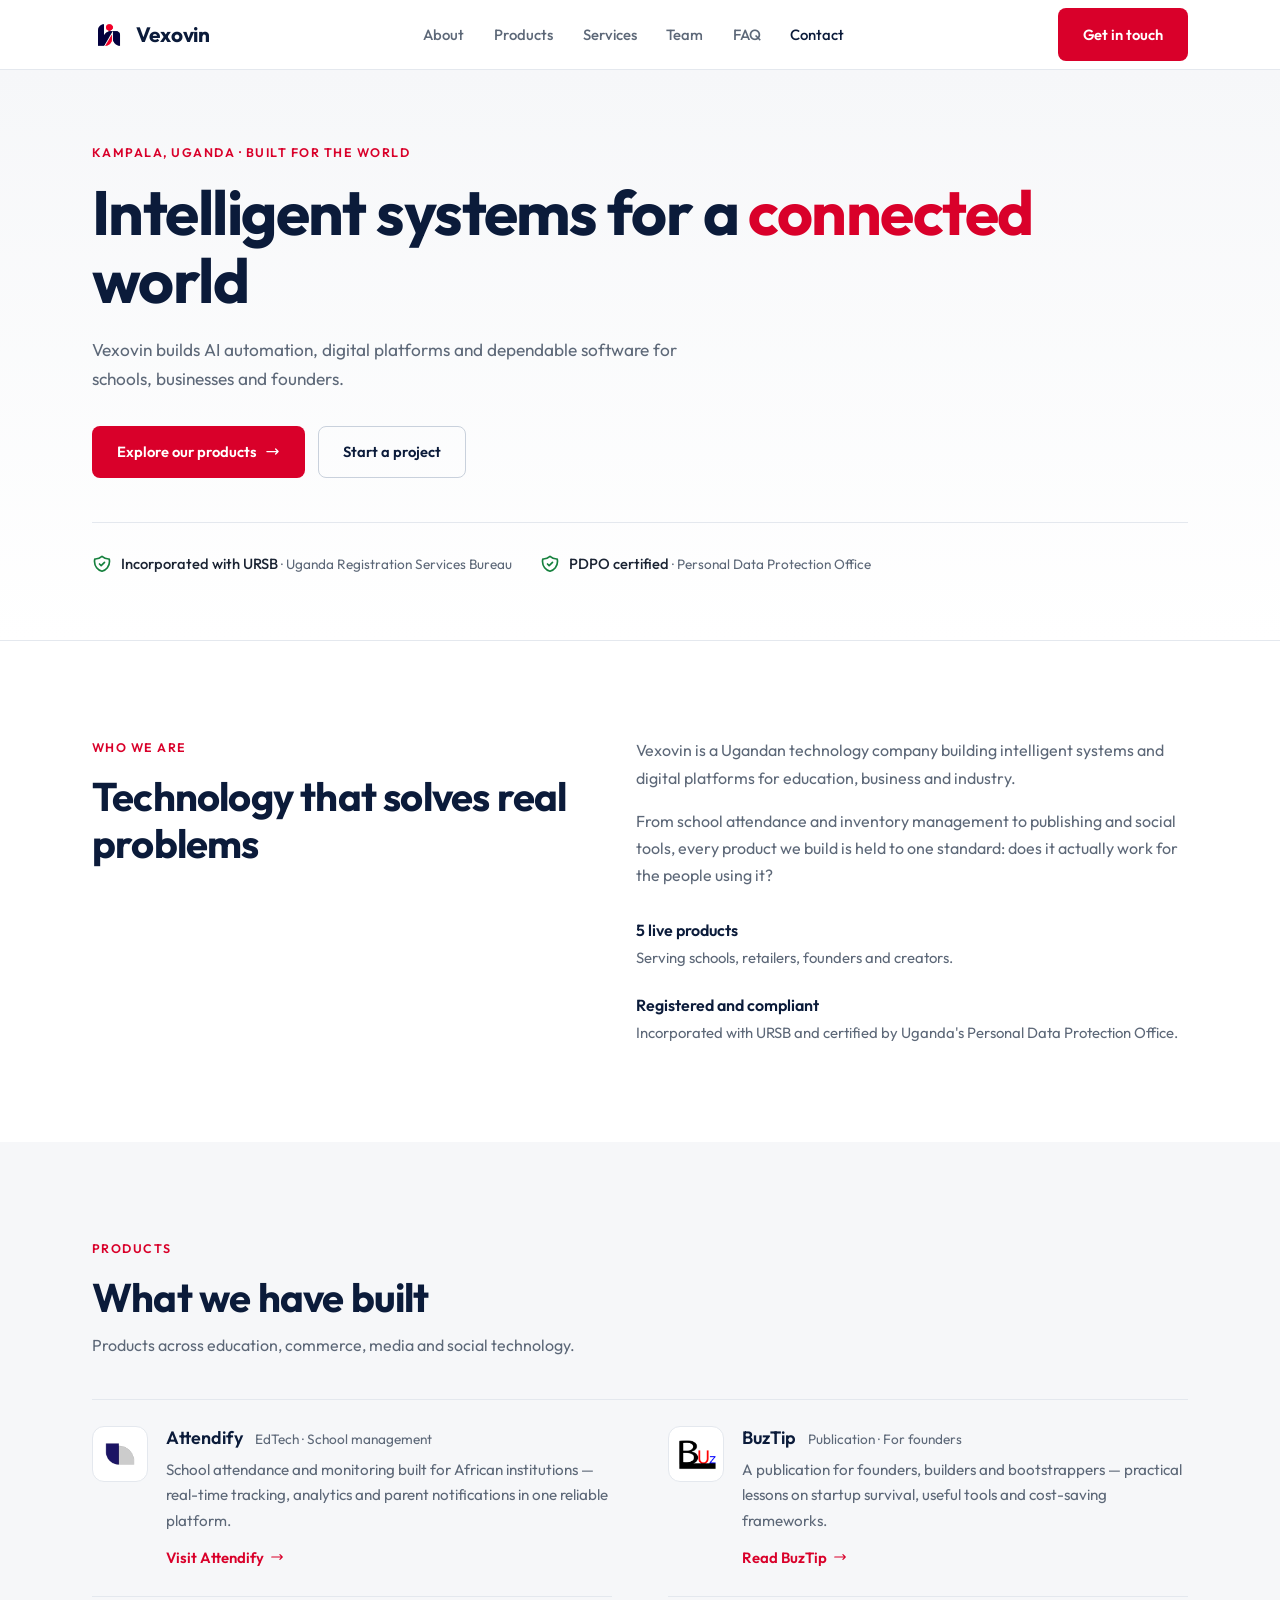
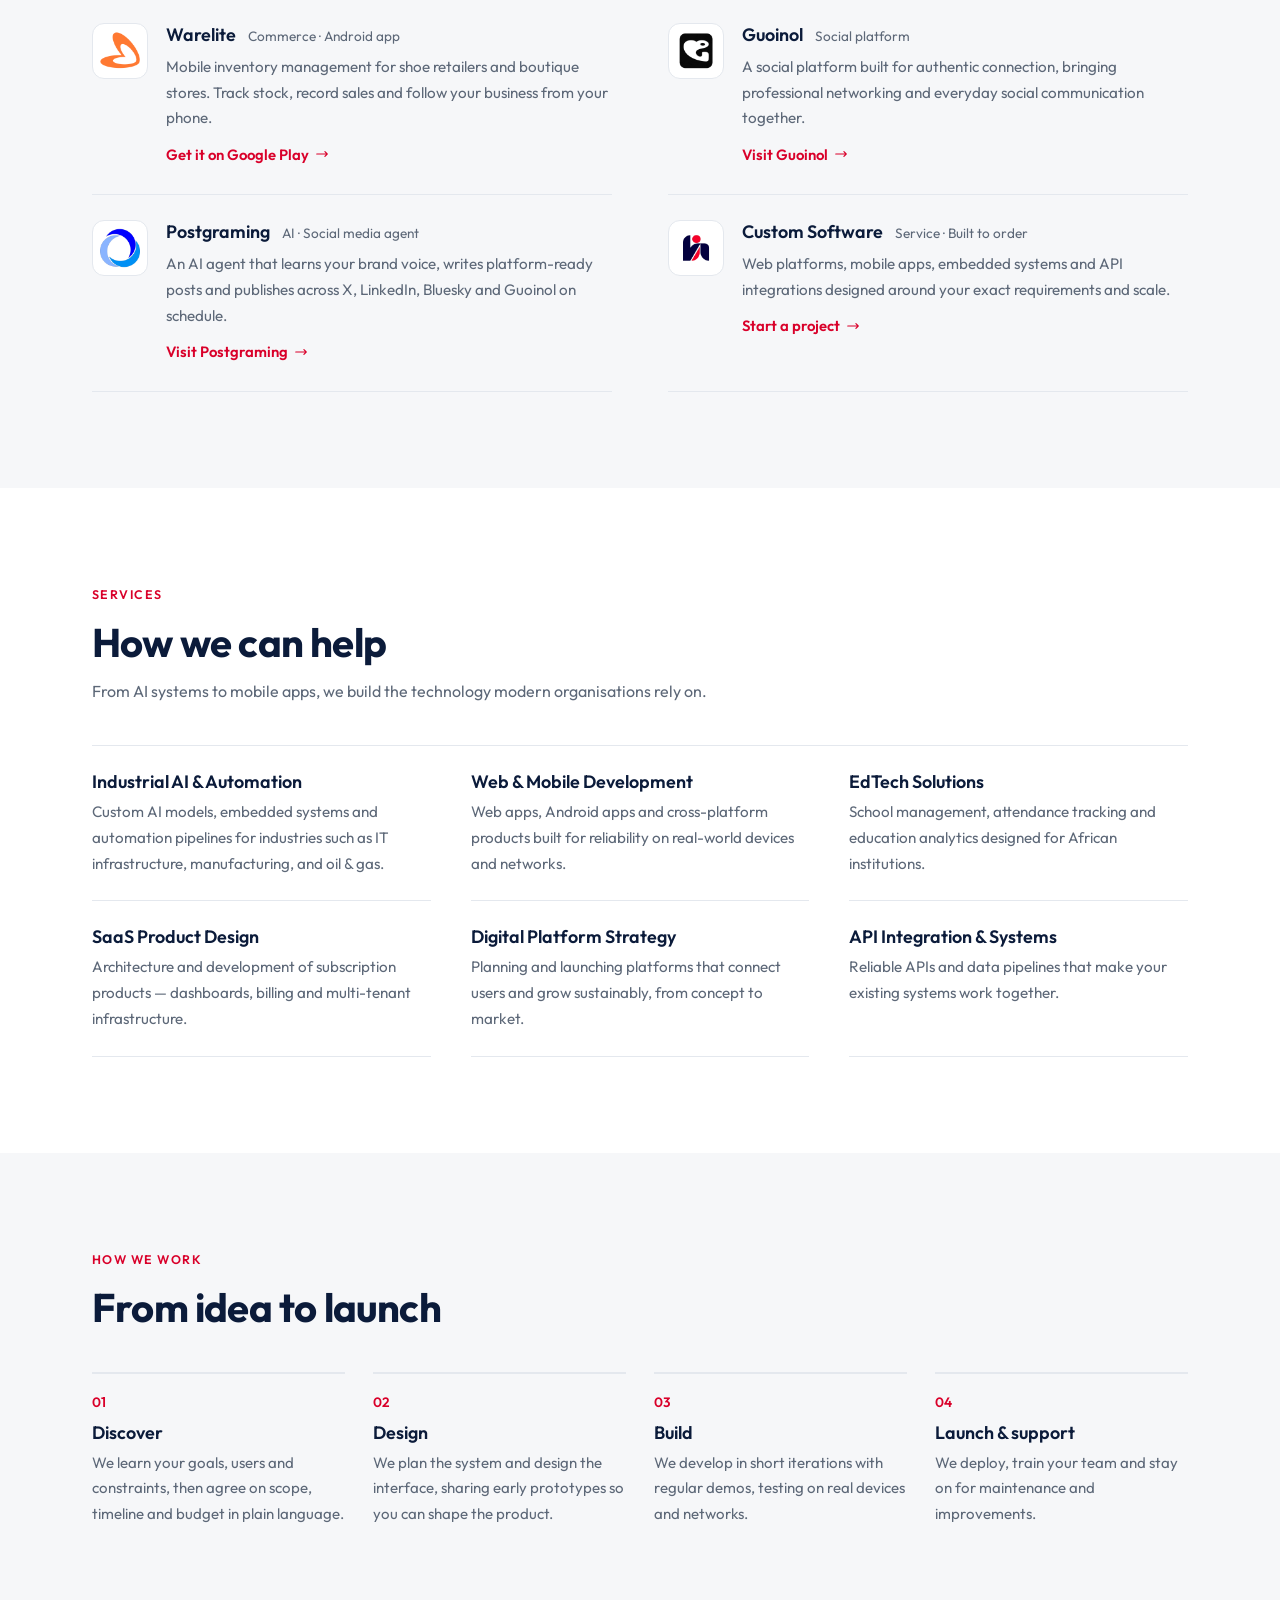
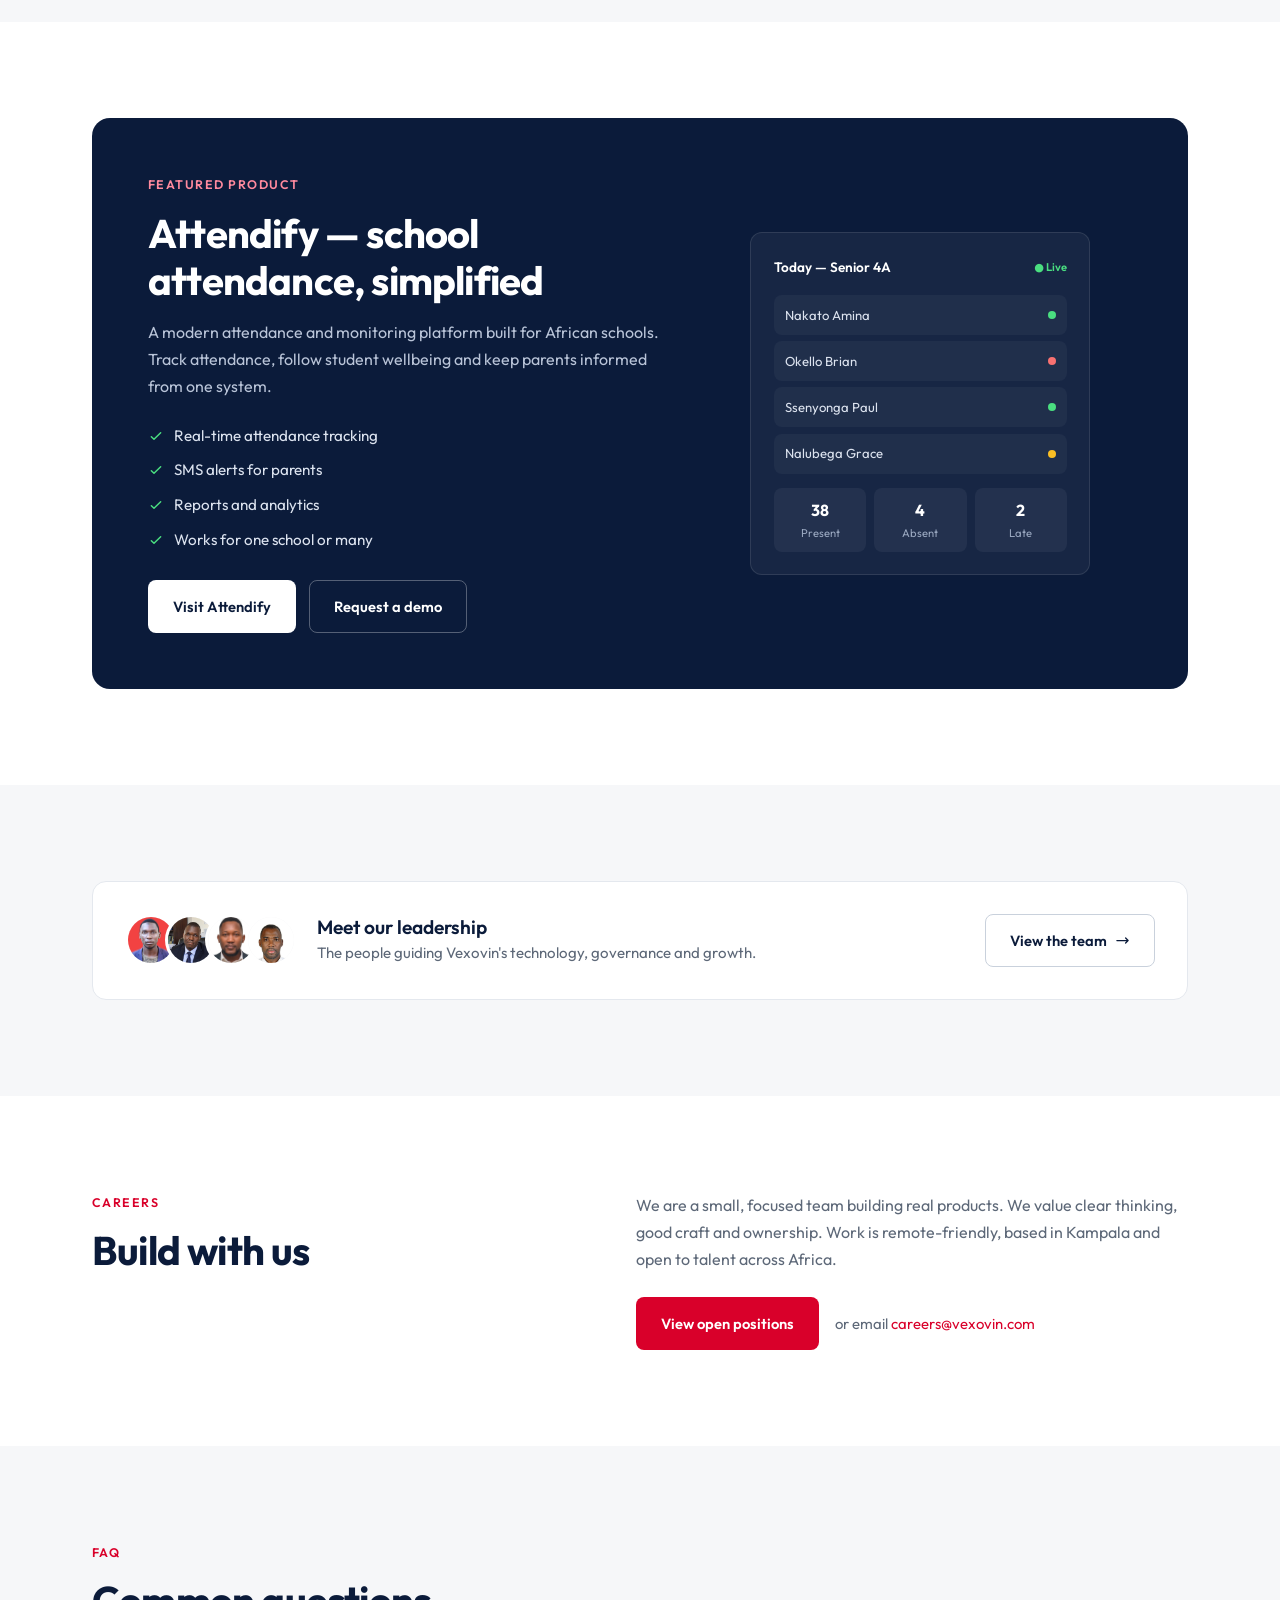
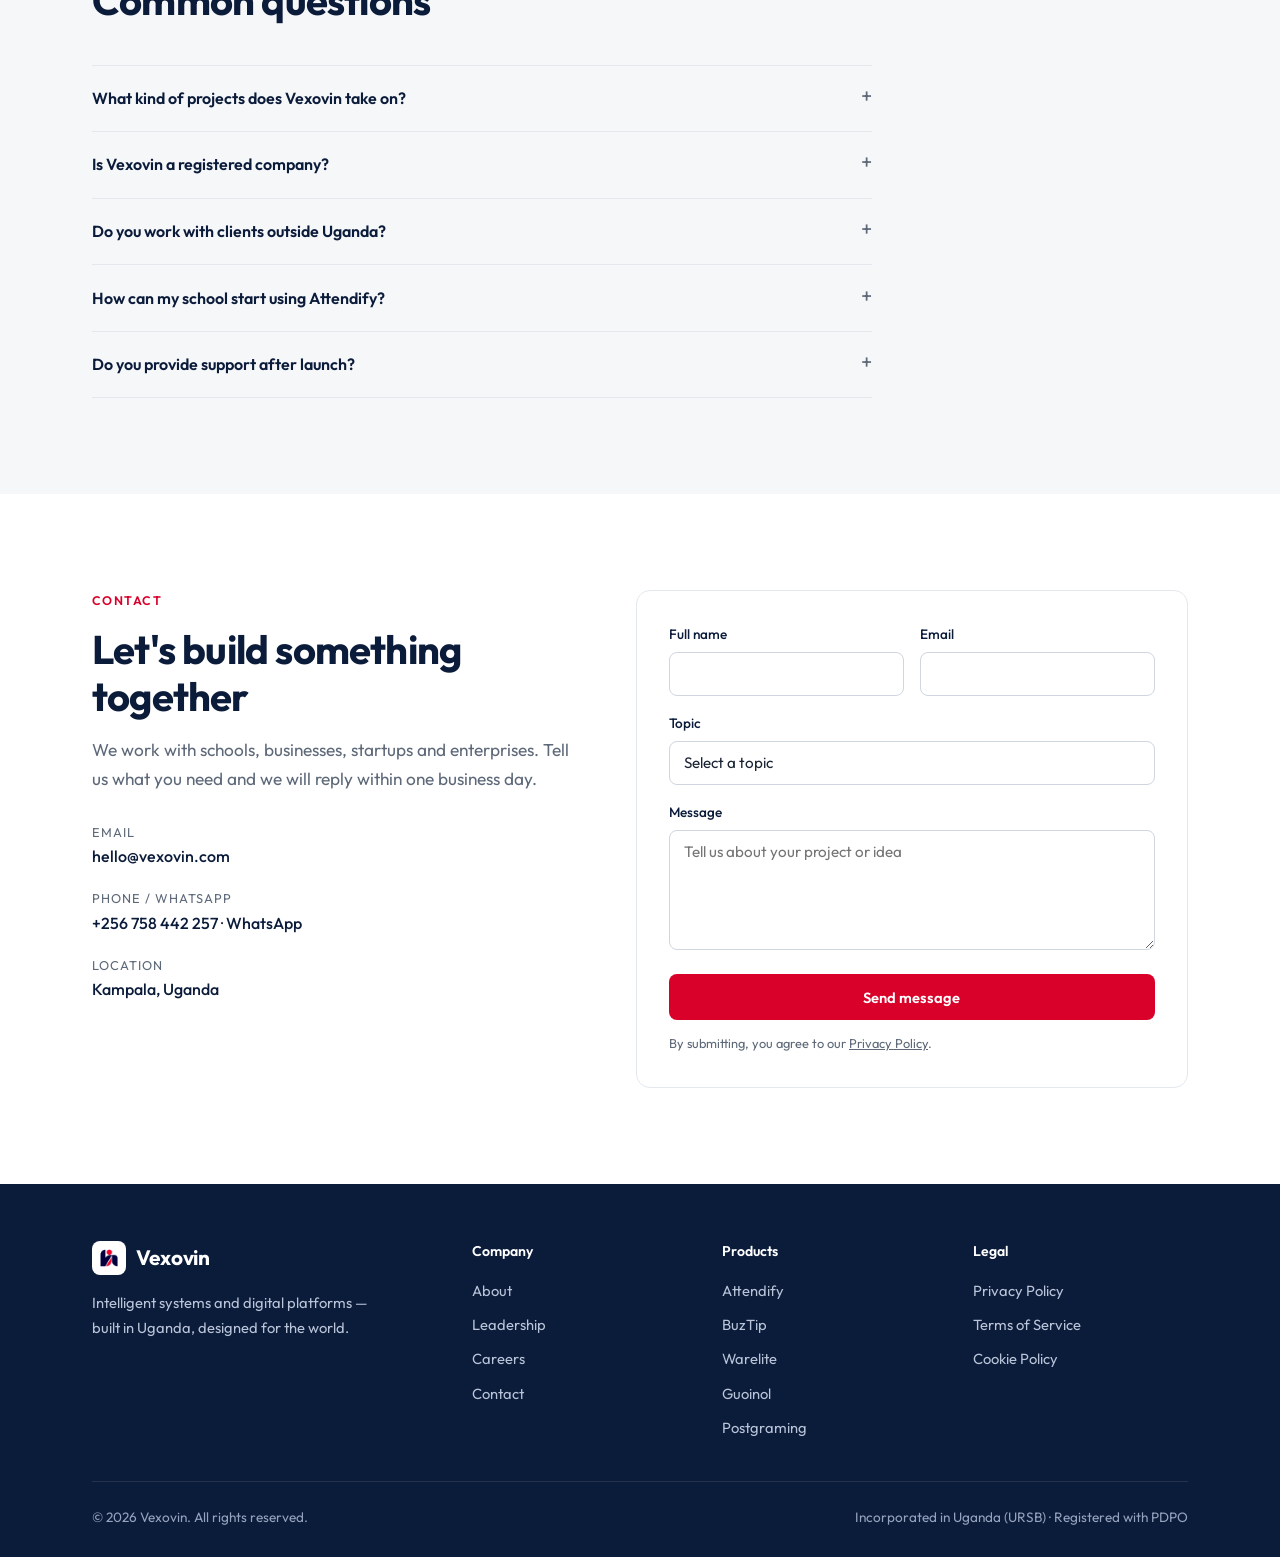
<file: index.html>
<!DOCTYPE html>
<html lang="en">
<head>
    <meta charset="UTF-8">
    <meta name="viewport" content="width=device-width, initial-scale=1.0">
    <title>Vexovin | Intelligent Systems, AI Automation & Digital Platforms</title>
    <meta name="google-site-verification" content="m_bJuhwZ5jFjgT2-VVys0vHdRk5LwYMUuwNMGE22k9U" />
    <meta name="description" content="Vexovin is a Kampala-based technology company building intelligent systems, AI automation and digital platforms — including Attendify, BuzTip, Warelite, Guoinol and Postgraming.">
    <link rel="canonical" href="https://vexovin.com/">
    <meta property="og:title" content="Vexovin | Intelligent Systems, AI Automation & Digital Platforms">
    <meta property="og:description" content="Vexovin is a Kampala-based technology company building intelligent systems, AI automation and digital platforms — including Attendify, BuzTip, Warelite, Guoinol and Postgraming.">
    <meta property="og:type" content="website">
    <meta property="og:url" content="https://vexovin.com/">
    <meta property="og:image" content="https://vexovin.com/favicon.png">
    <meta property="og:site_name" content="Vexovin">
    <meta name="twitter:card" content="summary">
    <meta name="theme-color" content="#0B1B3A">
    <link rel="icon" type="image/png" href="favicon.png">
    <link rel="apple-touch-icon" href="favicon.png">
    <link rel="preconnect" href="https://fonts.googleapis.com">
    <link rel="preconnect" href="https://fonts.gstatic.com" crossorigin>
    <link href="https://fonts.googleapis.com/css2?family=Outfit:wght@400;500;600;700&display=swap" rel="stylesheet">
    <link rel="stylesheet" href="style.css">
    <script type="application/ld+json">
    {
        "@context": "https://schema.org",
        "@type": "Organization",
        "name": "Vexovin",
        "url": "https://vexovin.com/",
        "logo": "https://vexovin.com/favicon.png",
        "email": "hello@vexovin.com",
        "telephone": "+256758442257",
        "address": { "@type": "PostalAddress", "addressLocality": "Kampala", "addressCountry": "UG" },
        "founder": { "@type": "Person", "@id": "https://vexovin.com/ssenkima-ashiraf.html#person", "name": "Ssenkima Ashiraf", "url": "https://vexovin.com/ssenkima-ashiraf.html" },
        "sameAs": ["https://attendify.site/", "https://buztip.uk/", "https://www.guoinol.com/", "https://www.postgraming.live/"]
    }
    </script>
</head>
<body>
<header class="hdr">
    <div class="container hdr-in">
        <a href="#top" class="logo" aria-label="Vexovin home"><img src="favicon.png" alt="" width="34" height="34"><span>Vexovin</span></a>
        <nav class="dnav" aria-label="Main">
            <a href="#about">About</a>
            <a href="#products">Products</a>
            <a href="#services">Services</a>
            <a href="team.html">Team</a>
            <a href="#faq">FAQ</a>
            <a href="#contact">Contact</a>
        </nav>
        <a href="#contact" class="btn btn-primary hcta">Get in touch</a>
        <button class="hbtn" id="hbtn" aria-label="Open menu" aria-expanded="false" aria-controls="drw"><span></span><span></span><span></span></button>
    </div>
</header>
<div class="ovl" id="ovl"></div>
<nav class="drw" id="drw" aria-label="Mobile">
    <a href="#about">About</a>
    <a href="#products">Products</a>
    <a href="#services">Services</a>
    <a href="team.html">Team</a>
    <a href="#faq">FAQ</a>
    <a href="#contact">Contact</a>
    <a href="#contact" class="btn btn-primary">Get in touch</a>
</nav>

<main id="top">

<section class="hero">
    <div class="container">
        <span class="eyebrow">Kampala, Uganda · Built for the world</span>
        <h1>Intelligent systems for a <span>connected</span> world</h1>
        <p class="lead">Vexovin builds AI automation, digital platforms and dependable software for schools, businesses and founders.</p>
        <div class="hero-act">
            <a href="#products" class="btn btn-primary">Explore our products <svg fill="none" viewBox="0 0 24 24" stroke="currentColor"><path stroke-linecap="round" stroke-linejoin="round" stroke-width="2" d="M17 8l4 4m0 0l-4 4m4-4H3"/></svg></a>
            <a href="#contact" class="btn btn-line">Start a project</a>
        </div>
        <ul class="trust" aria-label="Registration and compliance">
            <li><svg fill="none" viewBox="0 0 24 24" stroke="currentColor"><path stroke-linecap="round" stroke-linejoin="round" stroke-width="2" d="M9 12l2 2 4-4m5.618-4.016A11.955 11.955 0 0112 2.944a11.955 11.955 0 01-8.618 3.04A12.02 12.02 0 003 9c0 5.591 3.824 10.29 9 11.622 5.176-1.332 9-6.03 9-11.622 0-1.042-.133-2.052-.382-3.016z"/></svg><span>Incorporated with URSB <small>· Uganda Registration Services Bureau</small></span></li>
            <li><svg fill="none" viewBox="0 0 24 24" stroke="currentColor"><path stroke-linecap="round" stroke-linejoin="round" stroke-width="2" d="M9 12l2 2 4-4m5.618-4.016A11.955 11.955 0 0112 2.944a11.955 11.955 0 01-8.618 3.04A12.02 12.02 0 003 9c0 5.591 3.824 10.29 9 11.622 5.176-1.332 9-6.03 9-11.622 0-1.042-.133-2.052-.382-3.016z"/></svg><span>PDPO certified <small>· Personal Data Protection Office</small></span></li>
        </ul>
    </div>
</section>

<section id="about">
    <div class="container two">
        <div class="fu">
            <span class="eyebrow">Who we are</span>
            <h2>Technology that solves real problems</h2>
        </div>
        <div class="fu">
            <p>Vexovin is a Ugandan technology company building intelligent systems and digital platforms for education, business and industry.</p>
            <p>From school attendance and inventory management to publishing and social tools, every product we build is held to one standard: does it actually work for the people using it?</p>
            <div class="facts">
                <div class="fact"><strong>5 live products</strong><span>Serving schools, retailers, founders and creators.</span></div>
                <div class="fact"><strong>Registered and compliant</strong><span>Incorporated with URSB and certified by Uganda's Personal Data Protection Office.</span></div>
            </div>
        </div>
    </div>
</section>

<section class="soft" id="products">
    <div class="container">
        <div class="sh fu"><span class="eyebrow">Products</span><h2>What we have built</h2><p>Products across education, commerce, media and social technology.</p></div>
        <div class="plist">
            <div class="prow fu">
                <div class="prow-logo"><img loading="lazy" src="images/logos/attendify.png" alt="Attendify logo" width="56" height="56"></div>
                <div>
                    <div class="prow-top"><h3>Attendify</h3><span class="prow-cat">EdTech · School management</span></div>
                    <p>School attendance and monitoring built for African institutions — real-time tracking, analytics and parent notifications in one reliable platform.</p>
                    <a class="link" href="https://attendify.site/" target="_blank" rel="noopener">Visit Attendify <svg fill="none" viewBox="0 0 24 24" stroke="currentColor"><path stroke-linecap="round" stroke-linejoin="round" stroke-width="2" d="M17 8l4 4m0 0l-4 4m4-4H3"/></svg></a>
                </div>
            </div>
            <div class="prow fu">
                <div class="prow-logo"><img loading="lazy" src="images/logos/buztip.png" alt="BuzTip logo" width="56" height="56"></div>
                <div>
                    <div class="prow-top"><h3>BuzTip</h3><span class="prow-cat">Publication · For founders</span></div>
                    <p>A publication for founders, builders and bootstrappers — practical lessons on startup survival, useful tools and cost-saving frameworks.</p>
                    <a class="link" href="https://buztip.uk/" target="_blank" rel="noopener">Read BuzTip <svg fill="none" viewBox="0 0 24 24" stroke="currentColor"><path stroke-linecap="round" stroke-linejoin="round" stroke-width="2" d="M17 8l4 4m0 0l-4 4m4-4H3"/></svg></a>
                </div>
            </div>
            <div class="prow fu">
                <div class="prow-logo"><img loading="lazy" src="images/logos/warelite.png" alt="Warelite logo" width="56" height="56"></div>
                <div>
                    <div class="prow-top"><h3>Warelite</h3><span class="prow-cat">Commerce · Android app</span></div>
                    <p>Mobile inventory management for shoe retailers and boutique stores. Track stock, record sales and follow your business from your phone.</p>
                    <a class="link" href="https://play.google.com/store/apps/details?id=com.warelite.invetory" target="_blank" rel="noopener">Get it on Google Play <svg fill="none" viewBox="0 0 24 24" stroke="currentColor"><path stroke-linecap="round" stroke-linejoin="round" stroke-width="2" d="M17 8l4 4m0 0l-4 4m4-4H3"/></svg></a>
                </div>
            </div>
            <div class="prow fu">
                <div class="prow-logo"><img loading="lazy" src="images/logos/guoinol.png" alt="Guoinol logo" width="56" height="56"></div>
                <div>
                    <div class="prow-top"><h3>Guoinol</h3><span class="prow-cat">Social platform</span></div>
                    <p>A social platform built for authentic connection, bringing professional networking and everyday social communication together.</p>
                    <a class="link" href="https://www.guoinol.com/" target="_blank" rel="noopener">Visit Guoinol <svg fill="none" viewBox="0 0 24 24" stroke="currentColor"><path stroke-linecap="round" stroke-linejoin="round" stroke-width="2" d="M17 8l4 4m0 0l-4 4m4-4H3"/></svg></a>
                </div>
            </div>
            <div class="prow fu">
                <div class="prow-logo"><img loading="lazy" src="images/logos/postgraming.png" alt="Postgraming logo" width="56" height="56"></div>
                <div>
                    <div class="prow-top"><h3>Postgraming</h3><span class="prow-cat">AI · Social media agent</span></div>
                    <p>An AI agent that learns your brand voice, writes platform-ready posts and publishes across X, LinkedIn, Bluesky and Guoinol on schedule.</p>
                    <a class="link" href="https://www.postgraming.live/" target="_blank" rel="noopener">Visit Postgraming <svg fill="none" viewBox="0 0 24 24" stroke="currentColor"><path stroke-linecap="round" stroke-linejoin="round" stroke-width="2" d="M17 8l4 4m0 0l-4 4m4-4H3"/></svg></a>
                </div>
            </div>
            <div class="prow fu">
                <div class="prow-logo"><img loading="lazy" src="favicon.png" alt="Custom Software logo" width="56" height="56"></div>
                <div>
                    <div class="prow-top"><h3>Custom Software</h3><span class="prow-cat">Service · Built to order</span></div>
                    <p>Web platforms, mobile apps, embedded systems and API integrations designed around your exact requirements and scale.</p>
                    <a class="link" href="#contact">Start a project <svg fill="none" viewBox="0 0 24 24" stroke="currentColor"><path stroke-linecap="round" stroke-linejoin="round" stroke-width="2" d="M17 8l4 4m0 0l-4 4m4-4H3"/></svg></a>
                </div>
            </div>
        </div>
    </div>
</section>

<section id="services">
    <div class="container">
        <div class="sh fu"><span class="eyebrow">Services</span><h2>How we can help</h2><p>From AI systems to mobile apps, we build the technology modern organisations rely on.</p></div>
        <div class="slist">
            <div class="svc fu"><h3>Industrial AI &amp; Automation</h3><p>Custom AI models, embedded systems and automation pipelines for industries such as IT infrastructure, manufacturing, and oil &amp; gas.</p></div>
            <div class="svc fu"><h3>Web &amp; Mobile Development</h3><p>Web apps, Android apps and cross-platform products built for reliability on real-world devices and networks.</p></div>
            <div class="svc fu"><h3>EdTech Solutions</h3><p>School management, attendance tracking and education analytics designed for African institutions.</p></div>
            <div class="svc fu"><h3>SaaS Product Design</h3><p>Architecture and development of subscription products — dashboards, billing and multi-tenant infrastructure.</p></div>
            <div class="svc fu"><h3>Digital Platform Strategy</h3><p>Planning and launching platforms that connect users and grow sustainably, from concept to market.</p></div>
            <div class="svc fu"><h3>API Integration &amp; Systems</h3><p>Reliable APIs and data pipelines that make your existing systems work together.</p></div>
        </div>
    </div>
</section>

<section class="soft" id="process">
    <div class="container">
        <div class="sh fu"><span class="eyebrow">How we work</span><h2>From idea to launch</h2></div>
        <div class="steps">
            <div class="step fu"><h3>Discover</h3><p>We learn your goals, users and constraints, then agree on scope, timeline and budget in plain language.</p></div>
            <div class="step fu"><h3>Design</h3><p>We plan the system and design the interface, sharing early prototypes so you can shape the product.</p></div>
            <div class="step fu"><h3>Build</h3><p>We develop in short iterations with regular demos, testing on real devices and networks.</p></div>
            <div class="step fu"><h3>Launch &amp; support</h3><p>We deploy, train your team and stay on for maintenance and improvements.</p></div>
        </div>
    </div>
</section>

<section id="attendify">
    <div class="container">
        <div class="feature fu">
            <div>
                <span class="eyebrow">Featured product</span>
                <h2>Attendify — school attendance, simplified</h2>
                <p>A modern attendance and monitoring platform built for African schools. Track attendance, follow student wellbeing and keep parents informed from one system.</p>
                <ul class="checks">
                    <li><svg fill="none" viewBox="0 0 24 24" stroke="currentColor"><path stroke-linecap="round" stroke-linejoin="round" stroke-width="2.2" d="M5 13l4 4L19 7"/></svg>Real-time attendance tracking</li>
                    <li><svg fill="none" viewBox="0 0 24 24" stroke="currentColor"><path stroke-linecap="round" stroke-linejoin="round" stroke-width="2.2" d="M5 13l4 4L19 7"/></svg>SMS alerts for parents</li>
                    <li><svg fill="none" viewBox="0 0 24 24" stroke="currentColor"><path stroke-linecap="round" stroke-linejoin="round" stroke-width="2.2" d="M5 13l4 4L19 7"/></svg>Reports and analytics</li>
                    <li><svg fill="none" viewBox="0 0 24 24" stroke="currentColor"><path stroke-linecap="round" stroke-linejoin="round" stroke-width="2.2" d="M5 13l4 4L19 7"/></svg>Works for one school or many</li>
                </ul>
                <div class="feature-act">
                    <a href="https://attendify.site/" target="_blank" rel="noopener" class="btn btn-light">Visit Attendify</a>
                    <a href="#contact" class="btn btn-line">Request a demo</a>
                </div>
            </div>
            <div class="mck" aria-hidden="true">
                <div class="mck-h"><span>Today — Senior 4A</span><em>● Live</em></div>
                <div class="mck-r">Nakato Amina<i class="ok"></i></div>
                <div class="mck-r">Okello Brian<i class="no"></i></div>
                <div class="mck-r">Ssenyonga Paul<i class="ok"></i></div>
                <div class="mck-r">Nalubega Grace<i class="late"></i></div>
                <div class="mck-s"><div><b>38</b>Present</div><div><b>4</b>Absent</div><div><b>2</b>Late</div></div>
            </div>
        </div>
    </div>
</section>

<section class="soft" id="leadership">
    <div class="container">
        <div class="lead-strip fu">
            <div style="display:flex;align-items:center;gap:1.25rem;flex-wrap:wrap">
                <div class="faces">
                    <img src="images/team/ssenkima-ashiraf.jpg" alt="" loading="lazy" width="52" height="52">
                    <img src="images/team/ogwang-emmanuel.jpg" alt="" loading="lazy" width="52" height="52">
                    <img src="images/team/luweesi-nicholas.jpg" alt="" loading="lazy" width="52" height="52">
                    <img src="images/team/segawa-asadu.jpg" alt="" loading="lazy" width="52" height="52">
                </div>
                <div><h3>Meet our leadership</h3><p>The people guiding Vexovin's technology, governance and growth.</p></div>
            </div>
            <a href="team.html" class="btn btn-line">View the team <svg fill="none" viewBox="0 0 24 24" stroke="currentColor"><path stroke-linecap="round" stroke-linejoin="round" stroke-width="2" d="M17 8l4 4m0 0l-4 4m4-4H3"/></svg></a>
        </div>
    </div>
</section>

<section id="careers">
    <div class="container two">
        <div class="fu">
            <span class="eyebrow">Careers</span>
            <h2>Build with us</h2>
        </div>
        <div class="fu">
            <p>We are a small, focused team building real products. We value clear thinking, good craft and ownership. Work is remote-friendly, based in Kampala and open to talent across Africa.</p>
            <div style="display:flex;flex-wrap:wrap;gap:1rem;align-items:center;margin-top:1.5rem">
                <a href="https://careers.vexovin.com/" target="_blank" rel="noopener" class="btn btn-primary">View open positions</a>
                <span style="color:var(--muted);font-size:.93rem">or email <a href="mailto:careers@vexovin.com" style="color:var(--red)">careers@vexovin.com</a></span>
            </div>
        </div>
    </div>
</section>

<section class="soft" id="faq">
    <div class="container">
        <div class="sh fu"><span class="eyebrow">FAQ</span><h2>Common questions</h2></div>
        <div class="faq fu">
            <details><summary>What kind of projects does Vexovin take on?</summary><p>Web platforms, Android and cross-platform apps, school management systems, SaaS products, API integrations and AI automation. If technology can solve your problem, we are happy to talk it through.</p></details>
            <details><summary>Is Vexovin a registered company?</summary><p>Yes. Vexovin is incorporated in Uganda with the Uganda Registration Services Bureau (URSB) and is certified by the Personal Data Protection Office (PDPO) under the Data Protection and Privacy Act, 2019.</p></details>
            <details><summary>Do you work with clients outside Uganda?</summary><p>Yes. We are based in Kampala and work remotely with schools, startups and businesses anywhere.</p></details>
            <details><summary>How can my school start using Attendify?</summary><p>Visit <a href="https://attendify.site/" target="_blank" rel="noopener">attendify.site</a> or request a demo below and choose “Attendify — school system” as the topic.</p></details>
            <details><summary>Do you provide support after launch?</summary><p>Yes. We offer maintenance, updates and continued development so your product keeps improving after it goes live.</p></details>
        </div>
    </div>
</section>

<section id="contact">
    <div class="container cgrid">
        <div class="fu">
            <span class="eyebrow">Contact</span>
            <h2>Let's build something together</h2>
            <p class="lead" style="margin-top:.9rem">We work with schools, businesses, startups and enterprises. Tell us what you need and we will reply within one business day.</p>
            <div class="cds">
                <div class="cd"><small>Email</small><a href="mailto:hello@vexovin.com">hello@vexovin.com</a></div>
                <div class="cd"><small>Phone / WhatsApp</small><a href="tel:+256758442257">+256 758 442 257</a> · <a href="https://wa.me/256758442257" target="_blank" rel="noopener">WhatsApp</a></div>
                <div class="cd"><small>Location</small><span>Kampala, Uganda</span></div>
            </div>
        </div>
        <div class="fu">
            <div class="cfrm">
                <form id="cform" action="https://formspree.io/f/YOUR_FORM_ID" method="POST">
                    <div class="frow">
                        <div class="fg"><label for="cn">Full name</label><input type="text" id="cn" name="name" autocomplete="name" required></div>
                        <div class="fg"><label for="ce">Email</label><input type="email" id="ce" name="email" autocomplete="email" required></div>
                    </div>
                    <div class="fg">
                        <label for="ct">Topic</label>
                        <select id="ct" name="topic">
                            <option value="">Select a topic</option>
                            <option>Attendify — school system</option>
                            <option>Custom software development</option>
                            <option>Industrial AI &amp; automation</option>
                            <option>Partnership</option>
                            <option>Careers</option>
                            <option>General enquiry</option>
                        </select>
                    </div>
                    <div class="fg"><label for="cm">Message</label><textarea id="cm" name="message" placeholder="Tell us about your project or idea" required></textarea></div>
                    <button type="submit" class="btn btn-primary" id="sbtn">Send message</button>
                    <p class="f-note">By submitting, you agree to our <a href="privacy.html">Privacy Policy</a>.</p>
                </form>
                <div class="f-ok" id="fok"><h4>Message sent</h4><p>Thank you — we will reply within one business day.</p></div>
            </div>
        </div>
    </div>
</section>

</main>

<footer class="ftr">
    <div class="container">
        <div class="ftg">
            <div class="fb">
                <a href="#top" class="logo"><img src="favicon.png" alt="" width="34" height="34" loading="lazy"><span>Vexovin</span></a>
                <p>Intelligent systems and digital platforms — built in Uganda, designed for the world.</p>
            </div>
            <div class="fcol"><h4>Company</h4><ul><li><a href="#about">About</a></li><li><a href="team.html">Leadership</a></li><li><a href="#careers">Careers</a></li><li><a href="#contact">Contact</a></li></ul></div>
            <div class="fcol"><h4>Products</h4><ul><li><a href="https://attendify.site/" target="_blank" rel="noopener">Attendify</a></li><li><a href="https://buztip.uk/" target="_blank" rel="noopener">BuzTip</a></li><li><a href="https://play.google.com/store/apps/details?id=com.warelite.invetory" target="_blank" rel="noopener">Warelite</a></li><li><a href="https://www.guoinol.com/" target="_blank" rel="noopener">Guoinol</a></li><li><a href="https://www.postgraming.live/" target="_blank" rel="noopener">Postgraming</a></li></ul></div>
            <div class="fcol"><h4>Legal</h4><ul><li><a href="privacy.html">Privacy Policy</a></li><li><a href="terms.html">Terms of Service</a></li><li><a href="cookies.html">Cookie Policy</a></li></ul></div>
        </div>
        <div class="fbot">
            <p>&copy; <span id="yr">2026</span> Vexovin. All rights reserved.</p>
            <p>Incorporated in Uganda (URSB) · Registered with PDPO</p>
        </div>
    </div>
</footer>

<script src="site.js"></script>
</body>
</html>
</file>
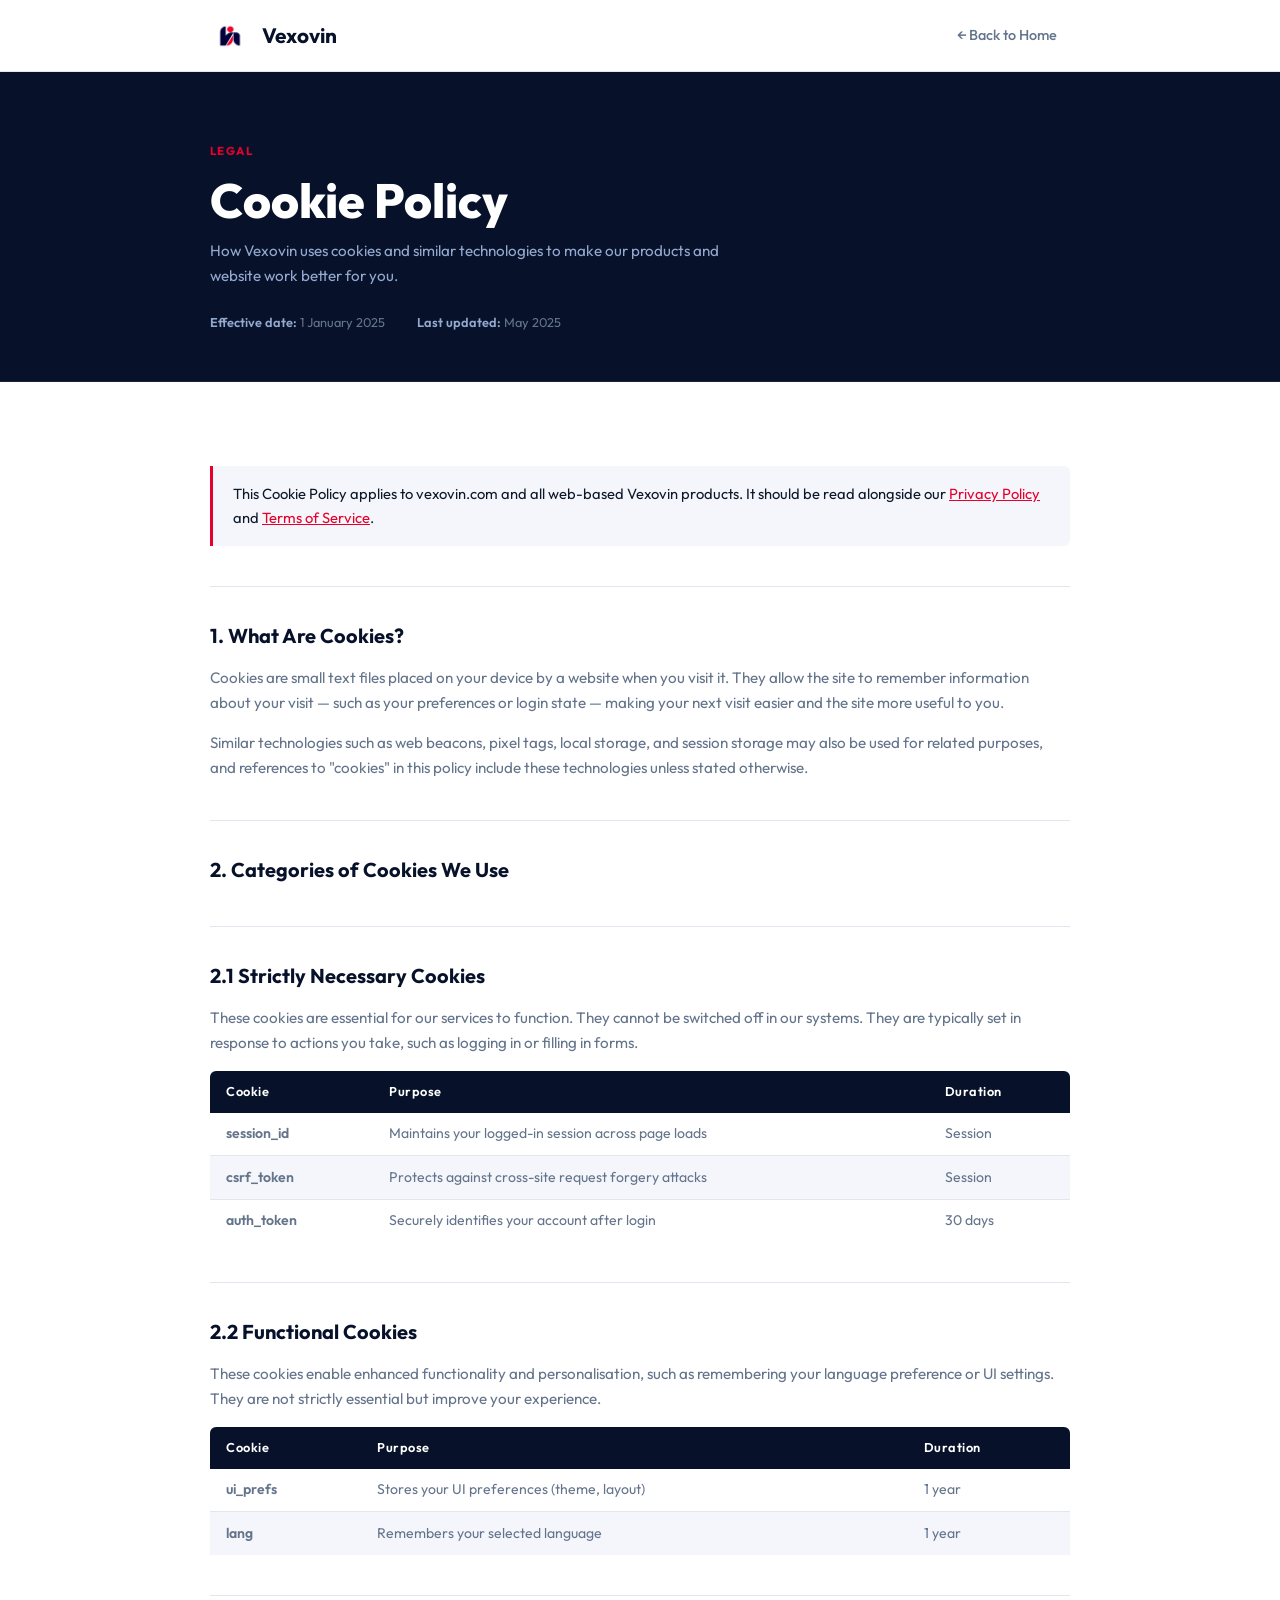
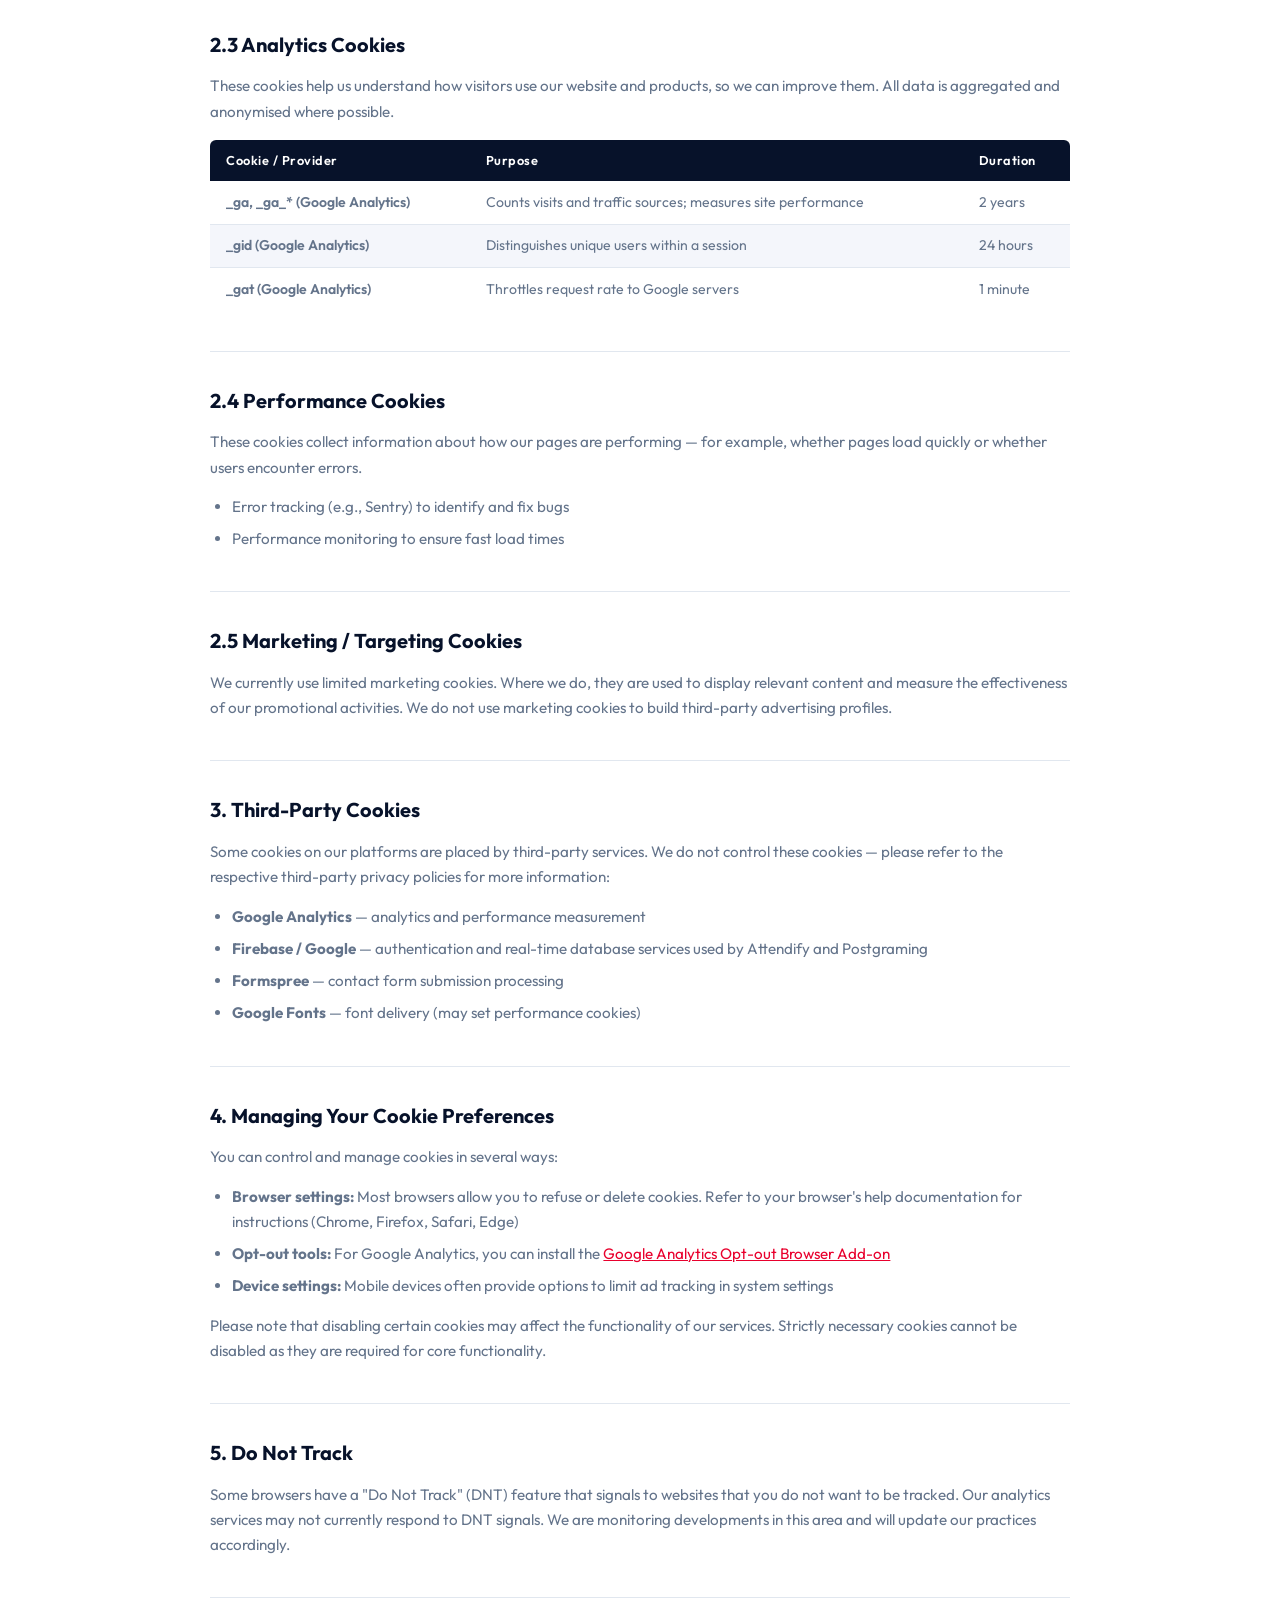
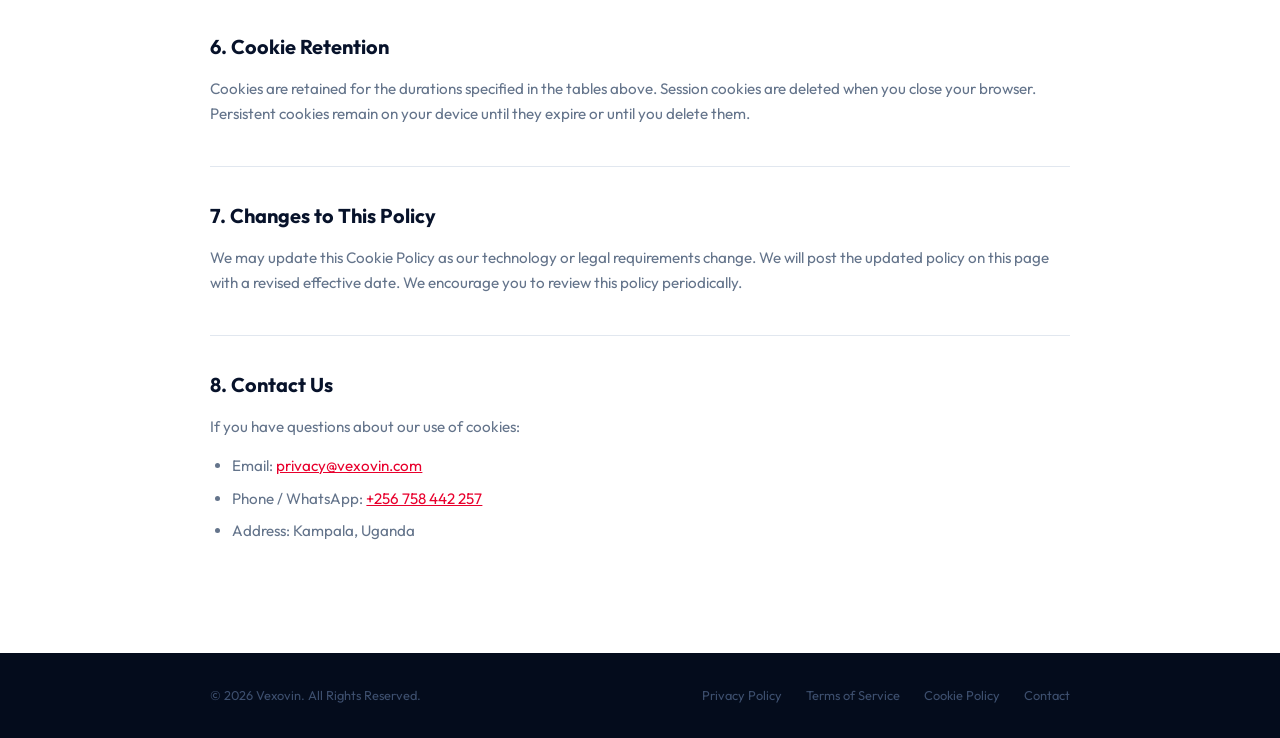
<file: cookies.html>
<!DOCTYPE html>
<html lang="en">
<head>
    <meta charset="UTF-8">
    <meta name="viewport" content="width=device-width, initial-scale=1.0">
    <title>Cookie Policy | Vexovin</title>
    <meta name="description" content="Cookie Policy explaining how Vexovin uses cookies and similar tracking technologies across its products and website.">
    <link rel="canonical" href="https://vexovin.com/cookies.html">
    <link rel="icon" type="image/png" href="favicon.png">
    <link rel="preconnect" href="https://fonts.googleapis.com">
    <link rel="preconnect" href="https://fonts.gstatic.com" crossorigin>
    <link href="https://fonts.googleapis.com/css2?family=Outfit:wght@300;400;500;600;700;800&display=swap" rel="stylesheet">
    <style>
        :root {
            --navy: #07122A; --red: #E8002D;
            --white: #FFFFFF; --off: #F4F6FB; --text: #0D1829; --muted: #64748B;
            --bd: rgba(255,255,255,0.08); --bl: #E1E7EF; --hh: 72px; --r: 6px; --rl: 12px;
        }
        *, *::before, *::after { margin: 0; padding: 0; box-sizing: border-box; }
        html { scroll-behavior: smooth; scroll-padding-top: var(--hh); }
        body { font-family: 'Outfit', sans-serif; background: var(--white); color: var(--text); line-height: 1.65; }
        a { color: inherit; text-decoration: none; }
        ul { list-style: none; }
        .container { width: 90%; max-width: 860px; margin: 0 auto; }

        .hdr { position: sticky; top: 0; z-index: 900; height: var(--hh); background: rgba(255,255,255,.96); backdrop-filter: blur(12px); border-bottom: 1px solid var(--bl); }
        .hdr-in { display: flex; align-items: center; justify-content: space-between; height: 100%; }
        .logo { display: flex; align-items: center; gap: .75rem; }
        .logo-bg { background: #fff; border-radius: 8px; padding: 5px; display: flex; align-items: center; justify-content: center; }
        .logo-bg img { width: 30px; height: 30px; object-fit: contain; }
        .logo-name { font-size: 1.3rem; font-weight: 700; color: var(--navy); }
        .back-link { font-size: .9rem; color: var(--muted); font-weight: 500; padding: .44rem .82rem; border-radius: var(--r); transition: color .2s, background .2s; }
        .back-link:hover { color: var(--navy); background: var(--off); }

        .page-hero { background: var(--navy); color: #fff; padding: 4rem 0 3rem; border-bottom: 1px solid var(--bd); }
        .page-hero .tag { display: inline-block; font-size: .72rem; font-weight: 700; letter-spacing: .13em; text-transform: uppercase; color: var(--red); margin-bottom: .9rem; }
        .page-hero h1 { font-size: clamp(2rem, 5vw, 3rem); font-weight: 800; line-height: 1.1; margin-bottom: .65rem; }
        .page-hero p { color: #94A8D0; font-size: .95rem; max-width: 560px; }
        .page-hero .meta { display: flex; gap: 2rem; margin-top: 1.5rem; flex-wrap: wrap; }
        .page-hero .meta span { font-size: .8rem; color: #64748B; }
        .page-hero .meta span strong { color: #94A8D0; font-weight: 600; }

        .legal-body { padding: 4rem 0 6rem; }
        .legal-body h2 { font-size: 1.25rem; font-weight: 700; color: var(--navy); margin: 2.5rem 0 .8rem; padding-top: 2rem; border-top: 1px solid var(--bl); }
        .legal-body h2:first-child { border-top: none; padding-top: 0; margin-top: 0; }
        .legal-body p { color: var(--muted); font-size: .95rem; margin-bottom: .9rem; }
        .legal-body ul { padding-left: 1.4rem; margin-bottom: .9rem; }
        .legal-body ul li { color: var(--muted); font-size: .95rem; margin-bottom: .45rem; list-style: disc; }
        .legal-body a { color: var(--red); text-decoration: underline; }
        .legal-body .highlight { background: var(--off); border-left: 3px solid var(--red); border-radius: 0 var(--r) var(--r) 0; padding: 1rem 1.25rem; margin: 1.25rem 0; color: var(--text); font-size: .92rem; }

        /* Cookie table */
        .cookie-table { width: 100%; border-collapse: collapse; margin: 1rem 0 1.5rem; font-size: .88rem; }
        .cookie-table th { background: var(--navy); color: #fff; text-align: left; padding: .65rem 1rem; font-weight: 600; font-size: .8rem; letter-spacing: .04em; }
        .cookie-table th:first-child { border-radius: var(--r) 0 0 0; }
        .cookie-table th:last-child { border-radius: 0 var(--r) 0 0; }
        .cookie-table td { padding: .6rem 1rem; border-bottom: 1px solid var(--bl); color: var(--muted); vertical-align: top; }
        .cookie-table tr:last-child td { border-bottom: none; }
        .cookie-table tr:nth-child(even) td { background: var(--off); }
        .ct-name { font-weight: 600; color: var(--text); }

        .ftr-mini { background: #040C1C; color: #3D4F6E; padding: 2rem 0; font-size: .8rem; }
        .ftr-mini-in { display: flex; flex-wrap: wrap; gap: 1rem; align-items: center; justify-content: space-between; }
        .ftr-mini-links { display: flex; gap: 1.5rem; flex-wrap: wrap; }
        .ftr-mini-links a { color: #3D4F6E; transition: color .2s; }
        .ftr-mini-links a:hover { color: #fff; }
    </style>
</head>
<body>

<header class="hdr">
    <div class="container hdr-in">
        <a href="index.html" class="logo">
            <div class="logo-bg"><img src="favicon.png" alt="Vexovin"></div>
            <span class="logo-name">Vexovin</span>
        </a>
        <a href="index.html" class="back-link">← Back to Home</a>
    </div>
</header>

<div class="page-hero">
    <div class="container">
        <div class="tag">Legal</div>
        <h1>Cookie Policy</h1>
        <p>How Vexovin uses cookies and similar technologies to make our products and website work better for you.</p>
        <div class="meta">
            <span><strong>Effective date:</strong> 1 January 2025</span>
            <span><strong>Last updated:</strong> May 2025</span>
        </div>
    </div>
</div>

<main class="legal-body">
    <div class="container">

        <div class="highlight">
            This Cookie Policy applies to vexovin.com and all web-based Vexovin products. It should be read alongside our <a href="privacy.html">Privacy Policy</a> and <a href="terms.html">Terms of Service</a>.
        </div>

        <h2>1. What Are Cookies?</h2>
        <p>Cookies are small text files placed on your device by a website when you visit it. They allow the site to remember information about your visit — such as your preferences or login state — making your next visit easier and the site more useful to you.</p>
        <p>Similar technologies such as web beacons, pixel tags, local storage, and session storage may also be used for related purposes, and references to "cookies" in this policy include these technologies unless stated otherwise.</p>

        <h2>2. Categories of Cookies We Use</h2>

        <h2>2.1 Strictly Necessary Cookies</h2>
        <p>These cookies are essential for our services to function. They cannot be switched off in our systems. They are typically set in response to actions you take, such as logging in or filling in forms.</p>
        <table class="cookie-table">
            <thead>
                <tr><th>Cookie</th><th>Purpose</th><th>Duration</th></tr>
            </thead>
            <tbody>
                <tr><td class="ct-name">session_id</td><td>Maintains your logged-in session across page loads</td><td>Session</td></tr>
                <tr><td class="ct-name">csrf_token</td><td>Protects against cross-site request forgery attacks</td><td>Session</td></tr>
                <tr><td class="ct-name">auth_token</td><td>Securely identifies your account after login</td><td>30 days</td></tr>
            </tbody>
        </table>

        <h2>2.2 Functional Cookies</h2>
        <p>These cookies enable enhanced functionality and personalisation, such as remembering your language preference or UI settings. They are not strictly essential but improve your experience.</p>
        <table class="cookie-table">
            <thead>
                <tr><th>Cookie</th><th>Purpose</th><th>Duration</th></tr>
            </thead>
            <tbody>
                <tr><td class="ct-name">ui_prefs</td><td>Stores your UI preferences (theme, layout)</td><td>1 year</td></tr>
                <tr><td class="ct-name">lang</td><td>Remembers your selected language</td><td>1 year</td></tr>
            </tbody>
        </table>

        <h2>2.3 Analytics Cookies</h2>
        <p>These cookies help us understand how visitors use our website and products, so we can improve them. All data is aggregated and anonymised where possible.</p>
        <table class="cookie-table">
            <thead>
                <tr><th>Cookie / Provider</th><th>Purpose</th><th>Duration</th></tr>
            </thead>
            <tbody>
                <tr><td class="ct-name">_ga, _ga_* (Google Analytics)</td><td>Counts visits and traffic sources; measures site performance</td><td>2 years</td></tr>
                <tr><td class="ct-name">_gid (Google Analytics)</td><td>Distinguishes unique users within a session</td><td>24 hours</td></tr>
                <tr><td class="ct-name">_gat (Google Analytics)</td><td>Throttles request rate to Google servers</td><td>1 minute</td></tr>
            </tbody>
        </table>

        <h2>2.4 Performance Cookies</h2>
        <p>These cookies collect information about how our pages are performing — for example, whether pages load quickly or whether users encounter errors.</p>
        <ul>
            <li>Error tracking (e.g., Sentry) to identify and fix bugs</li>
            <li>Performance monitoring to ensure fast load times</li>
        </ul>

        <h2>2.5 Marketing / Targeting Cookies</h2>
        <p>We currently use limited marketing cookies. Where we do, they are used to display relevant content and measure the effectiveness of our promotional activities. We do not use marketing cookies to build third-party advertising profiles.</p>

        <h2>3. Third-Party Cookies</h2>
        <p>Some cookies on our platforms are placed by third-party services. We do not control these cookies — please refer to the respective third-party privacy policies for more information:</p>
        <ul>
            <li><strong>Google Analytics</strong> — analytics and performance measurement</li>
            <li><strong>Firebase / Google</strong> — authentication and real-time database services used by Attendify and Postgraming</li>
            <li><strong>Formspree</strong> — contact form submission processing</li>
            <li><strong>Google Fonts</strong> — font delivery (may set performance cookies)</li>
        </ul>

        <h2>4. Managing Your Cookie Preferences</h2>
        <p>You can control and manage cookies in several ways:</p>
        <ul>
            <li><strong>Browser settings:</strong> Most browsers allow you to refuse or delete cookies. Refer to your browser's help documentation for instructions (Chrome, Firefox, Safari, Edge)</li>
            <li><strong>Opt-out tools:</strong> For Google Analytics, you can install the <a href="https://tools.google.com/dlpage/gaoptout" target="_blank" rel="noopener">Google Analytics Opt-out Browser Add-on</a></li>
            <li><strong>Device settings:</strong> Mobile devices often provide options to limit ad tracking in system settings</li>
        </ul>
        <p>Please note that disabling certain cookies may affect the functionality of our services. Strictly necessary cookies cannot be disabled as they are required for core functionality.</p>

        <h2>5. Do Not Track</h2>
        <p>Some browsers have a "Do Not Track" (DNT) feature that signals to websites that you do not want to be tracked. Our analytics services may not currently respond to DNT signals. We are monitoring developments in this area and will update our practices accordingly.</p>

        <h2>6. Cookie Retention</h2>
        <p>Cookies are retained for the durations specified in the tables above. Session cookies are deleted when you close your browser. Persistent cookies remain on your device until they expire or until you delete them.</p>

        <h2>7. Changes to This Policy</h2>
        <p>We may update this Cookie Policy as our technology or legal requirements change. We will post the updated policy on this page with a revised effective date. We encourage you to review this policy periodically.</p>

        <h2>8. Contact Us</h2>
        <p>If you have questions about our use of cookies:</p>
        <ul>
            <li>Email: <a href="mailto:privacy@vexovin.com">privacy@vexovin.com</a></li>
            <li>Phone / WhatsApp: <a href="tel:+256758442257">+256 758 442 257</a></li>
            <li>Address: Kampala, Uganda</li>
        </ul>

    </div>
</main>

<footer class="ftr-mini">
    <div class="container ftr-mini-in">
        <p>&copy; 2026 Vexovin. All Rights Reserved.</p>
        <div class="ftr-mini-links">
            <a href="privacy.html">Privacy Policy</a>
            <a href="terms.html">Terms of Service</a>
            <a href="cookies.html">Cookie Policy</a>
            <a href="index.html#contact">Contact</a>
        </div>
    </div>
</footer>

</body>
</html>
</file>
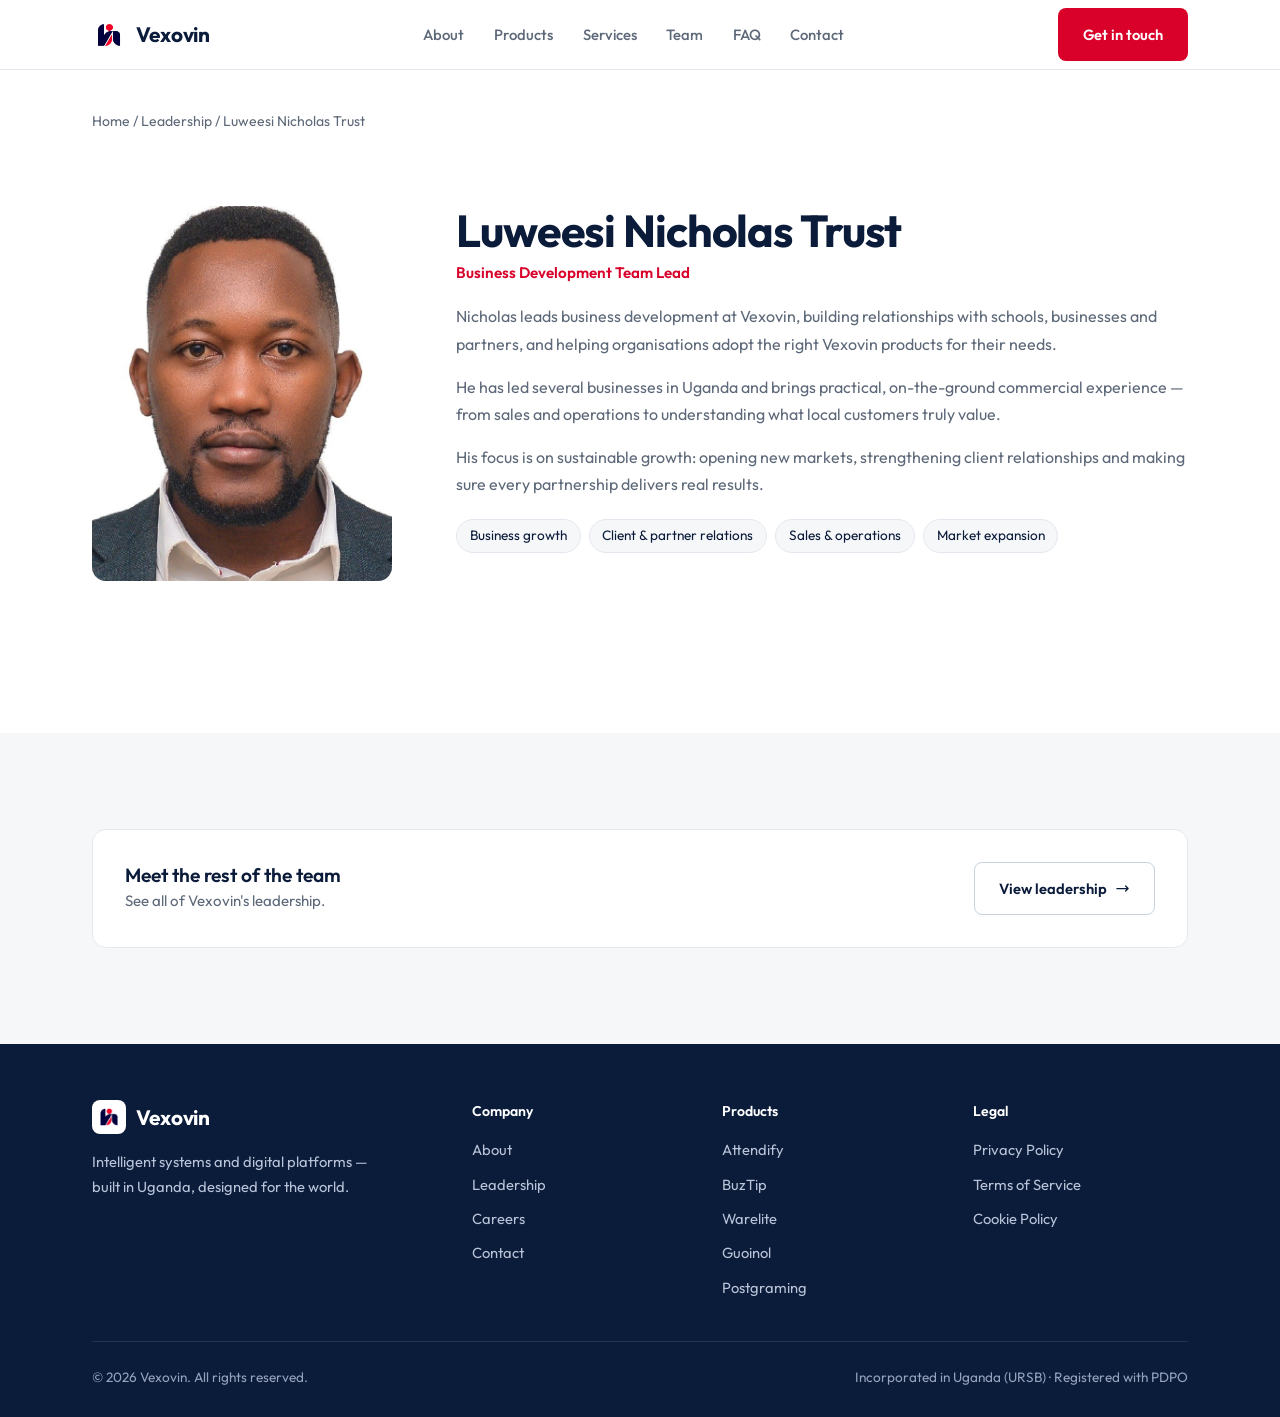
<file: luweesi-nicholas-trust.html>
<!DOCTYPE html>
<html lang="en">
<head>
    <meta charset="UTF-8">
    <meta name="viewport" content="width=device-width, initial-scale=1.0">
    <title>Luweesi Nicholas Trust — Business Development Team Lead | Vexovin</title>
    <meta name="google-site-verification" content="m_bJuhwZ5jFjgT2-VVys0vHdRk5LwYMUuwNMGE22k9U" />
    <meta name="description" content="Luweesi Nicholas Trust is Business Development Team Lead of Vexovin, a technology company in Kampala, Uganda. Nicholas leads business development at Vexovin, building relationships with schools, businesses and partners, and helping organisations adopt the…">
    <link rel="canonical" href="https://vexovin.com/luweesi-nicholas-trust.html">
    <meta property="og:title" content="Luweesi Nicholas Trust — Business Development Team Lead | Vexovin">
    <meta property="og:description" content="Luweesi Nicholas Trust is Business Development Team Lead of Vexovin, a technology company in Kampala, Uganda. Nicholas leads business development at Vexovin, building relationships with schools, businesses and partners, and helping organisations adopt the…">
    <meta property="og:type" content="website">
    <meta property="og:url" content="https://vexovin.com/luweesi-nicholas-trust.html">
    <meta property="og:image" content="https://vexovin.com/favicon.png">
    <meta property="og:site_name" content="Vexovin">
    <meta name="twitter:card" content="summary">
    <meta name="theme-color" content="#0B1B3A">
    <link rel="icon" type="image/png" href="favicon.png">
    <link rel="apple-touch-icon" href="favicon.png">
    <link rel="preconnect" href="https://fonts.googleapis.com">
    <link rel="preconnect" href="https://fonts.gstatic.com" crossorigin>
    <link href="https://fonts.googleapis.com/css2?family=Outfit:wght@400;500;600;700&display=swap" rel="stylesheet">
    <link rel="stylesheet" href="style.css">
    <script type="application/ld+json">
{
  "@context": "https://schema.org",
  "@type": "ProfilePage",
  "url": "https://vexovin.com/luweesi-nicholas-trust.html",
  "mainEntity": {
    "@type": "Person",
    "@id": "https://vexovin.com/luweesi-nicholas-trust.html#person",
    "name": "Luweesi Nicholas Trust",
    "jobTitle": "Business Development Team Lead",
    "description": "Nicholas leads business development at Vexovin, building relationships with schools, businesses and partners, and helping organisations adopt the right Vexovin products for their needs.",
    "image": "https://vexovin.com/images/team/luweesi-nicholas.jpg",
    "url": "https://vexovin.com/luweesi-nicholas-trust.html",
    "worksFor": {
      "@type": "Organization",
      "name": "Vexovin",
      "url": "https://vexovin.com/"
    },
    "workLocation": {
      "@type": "Place",
      "name": "Kampala, Uganda"
    },
    "knowsAbout": [
      "Business growth",
      "Client & partner relations",
      "Sales & operations",
      "Market expansion"
    ]
  }
}
    </script>
</head>
<body>
<header class="hdr">
    <div class="container hdr-in">
        <a href="index.html" class="logo" aria-label="Vexovin home"><img src="favicon.png" alt="" width="34" height="34"><span>Vexovin</span></a>
        <nav class="dnav" aria-label="Main">
            <a href="index.html#about">About</a>
            <a href="index.html#products">Products</a>
            <a href="index.html#services">Services</a>
            <a href="team.html" aria-current="page">Team</a>
            <a href="index.html#faq">FAQ</a>
            <a href="index.html#contact">Contact</a>
        </nav>
        <a href="index.html#contact" class="btn btn-primary hcta">Get in touch</a>
        <button class="hbtn" id="hbtn" aria-label="Open menu" aria-expanded="false" aria-controls="drw"><span></span><span></span><span></span></button>
    </div>
</header>
<div class="ovl" id="ovl"></div>
<nav class="drw" id="drw" aria-label="Mobile">
    <a href="index.html#about">About</a>
    <a href="index.html#products">Products</a>
    <a href="index.html#services">Services</a>
    <a href="team.html">Team</a>
    <a href="index.html#faq">FAQ</a>
    <a href="index.html#contact">Contact</a>
    <a href="index.html#contact" class="btn btn-primary">Get in touch</a>
</nav>

<main id="top">
<section style="padding-top:2.5rem">
    <div class="container">
        <nav class="crumb" aria-label="Breadcrumb"><a href="index.html">Home</a> / <a href="team.html">Leadership</a> / Luweesi Nicholas Trust</nav>
        <article class="profile">
            <div class="profile-ph"><img src="images/team/luweesi-nicholas.jpg" alt="Luweesi Nicholas Trust, Business Development Team Lead" loading="lazy" width="300" height="375"></div>
            <div>
                <h1 style="font-size:clamp(2rem,4vw,2.8rem)">Luweesi Nicholas Trust</h1>
                <span class="role">Business Development Team Lead</span>
                <p>Nicholas leads business development at Vexovin, building relationships with schools, businesses and partners, and helping organisations adopt the right Vexovin products for their needs.</p>
                <p>He has led several businesses in Uganda and brings practical, on-the-ground commercial experience — from sales and operations to understanding what local customers truly value.</p>
                <p>His focus is on sustainable growth: opening new markets, strengthening client relationships and making sure every partnership delivers real results.</p>
                <ul class="tags" aria-label="Areas of expertise"><li>Business growth</li><li>Client &amp; partner relations</li><li>Sales &amp; operations</li><li>Market expansion</li></ul>
            </div>
        </article>
    </div>
</section>
<section class="soft">
    <div class="container">
        <div class="lead-strip">
            <div><h3>Meet the rest of the team</h3><p>See all of Vexovin's leadership.</p></div>
            <a href="team.html" class="btn btn-line">View leadership <svg fill="none" viewBox="0 0 24 24" stroke="currentColor"><path stroke-linecap="round" stroke-linejoin="round" stroke-width="2" d="M17 8l4 4m0 0l-4 4m4-4H3"/></svg></a>
        </div>
    </div>
</section>
</main>

<footer class="ftr">
    <div class="container">
        <div class="ftg">
            <div class="fb">
                <a href="index.html" class="logo"><img src="favicon.png" alt="" width="34" height="34" loading="lazy"><span>Vexovin</span></a>
                <p>Intelligent systems and digital platforms — built in Uganda, designed for the world.</p>
            </div>
            <div class="fcol"><h4>Company</h4><ul><li><a href="index.html#about">About</a></li><li><a href="team.html">Leadership</a></li><li><a href="index.html#careers">Careers</a></li><li><a href="index.html#contact">Contact</a></li></ul></div>
            <div class="fcol"><h4>Products</h4><ul><li><a href="https://attendify.site/" target="_blank" rel="noopener">Attendify</a></li><li><a href="https://buztip.uk/" target="_blank" rel="noopener">BuzTip</a></li><li><a href="https://play.google.com/store/apps/details?id=com.warelite.invetory" target="_blank" rel="noopener">Warelite</a></li><li><a href="https://www.guoinol.com/" target="_blank" rel="noopener">Guoinol</a></li><li><a href="https://www.postgraming.live/" target="_blank" rel="noopener">Postgraming</a></li></ul></div>
            <div class="fcol"><h4>Legal</h4><ul><li><a href="privacy.html">Privacy Policy</a></li><li><a href="terms.html">Terms of Service</a></li><li><a href="cookies.html">Cookie Policy</a></li></ul></div>
        </div>
        <div class="fbot">
            <p>&copy; <span id="yr">2026</span> Vexovin. All rights reserved.</p>
            <p>Incorporated in Uganda (URSB) · Registered with PDPO</p>
        </div>
    </div>
</footer>

<script src="site.js"></script>
</body>
</html>
</file>
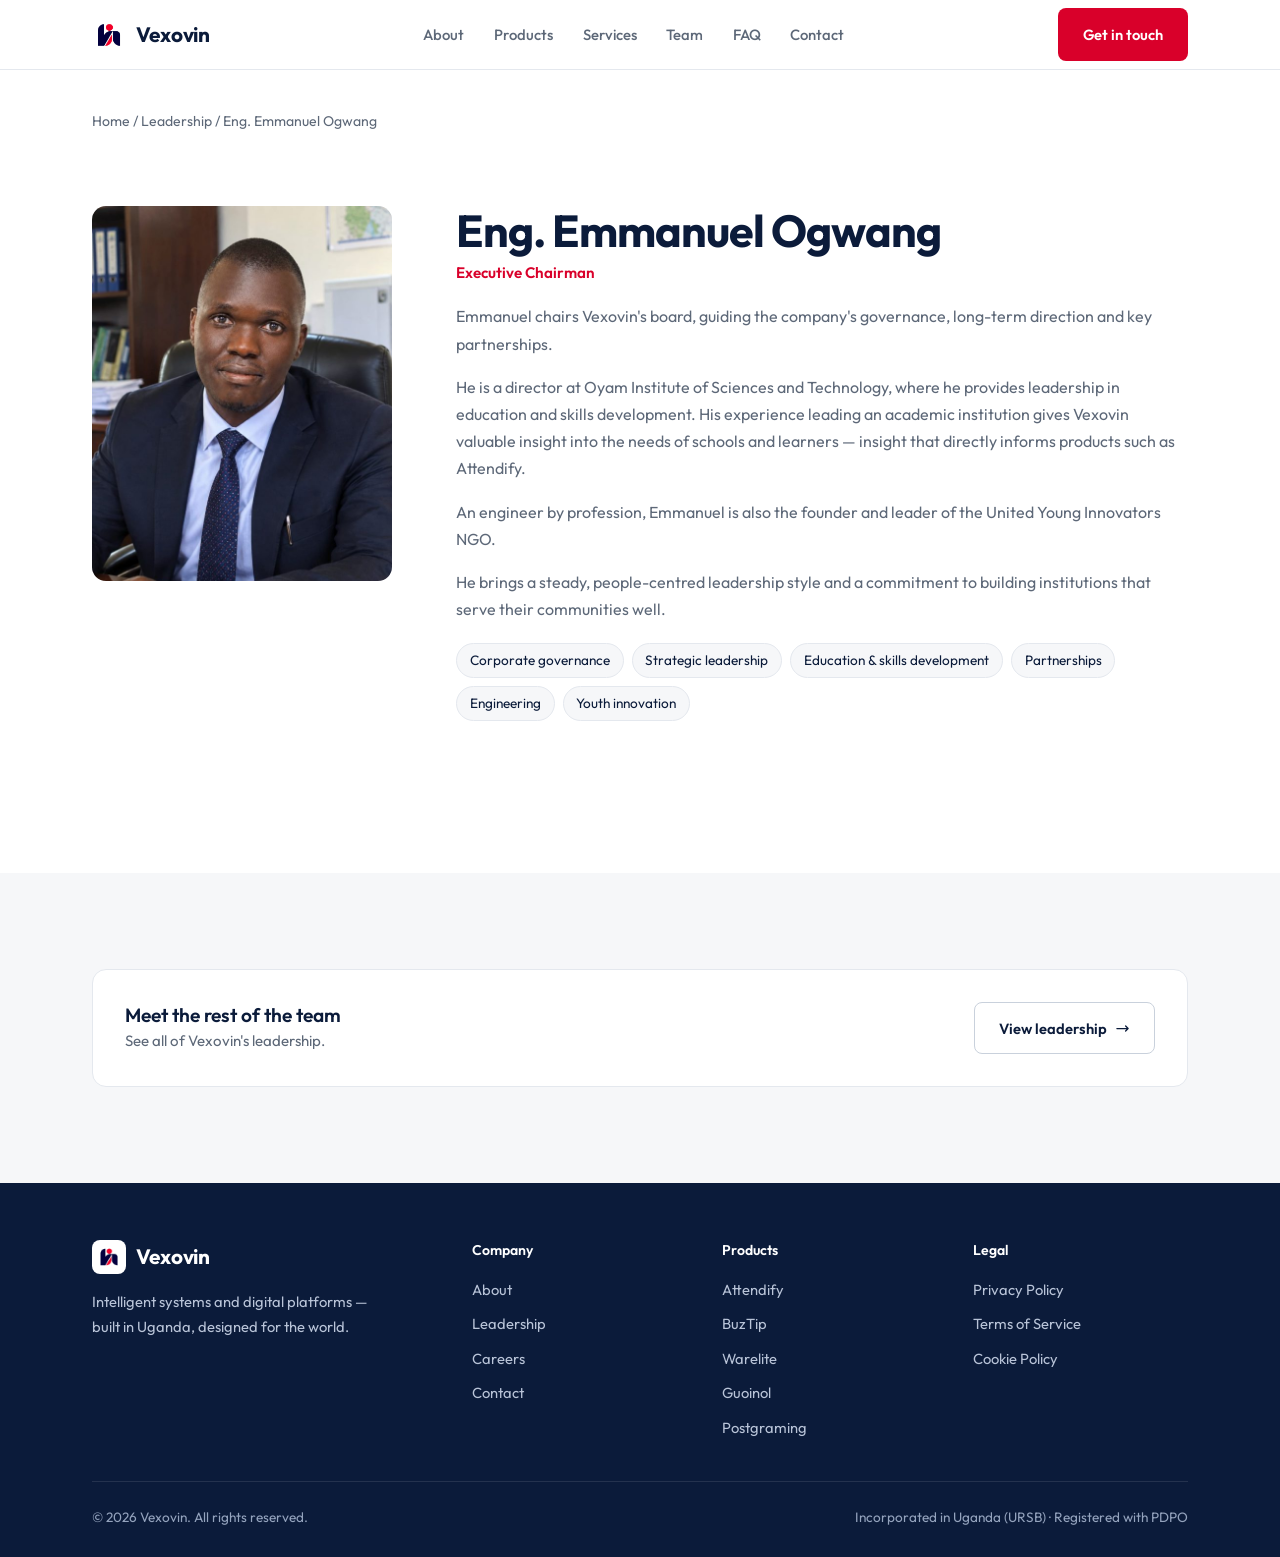
<file: ogwang-emmanuel.html>
<!DOCTYPE html>
<html lang="en">
<head>
    <meta charset="UTF-8">
    <meta name="viewport" content="width=device-width, initial-scale=1.0">
    <title>Eng. Emmanuel Ogwang — Executive Chairman | Vexovin</title>
    <meta name="google-site-verification" content="m_bJuhwZ5jFjgT2-VVys0vHdRk5LwYMUuwNMGE22k9U" />
    <meta name="description" content="Eng. Emmanuel Ogwang is Executive Chairman of Vexovin, a technology company in Kampala, Uganda, and the founder and leader of the United Young Innovators NGO.">
    <link rel="canonical" href="https://vexovin.com/ogwang-emmanuel.html">
    <meta property="og:title" content="Eng. Emmanuel Ogwang — Executive Chairman | Vexovin">
    <meta property="og:description" content="Eng. Emmanuel Ogwang is Executive Chairman of Vexovin, a technology company in Kampala, Uganda, and the founder and leader of the United Young Innovators NGO.">
    <meta property="og:type" content="website">
    <meta property="og:url" content="https://vexovin.com/ogwang-emmanuel.html">
    <meta property="og:image" content="https://vexovin.com/favicon.png">
    <meta property="og:site_name" content="Vexovin">
    <meta name="twitter:card" content="summary">
    <meta name="theme-color" content="#0B1B3A">
    <link rel="icon" type="image/png" href="favicon.png">
    <link rel="apple-touch-icon" href="favicon.png">
    <link rel="preconnect" href="https://fonts.googleapis.com">
    <link rel="preconnect" href="https://fonts.gstatic.com" crossorigin>
    <link href="https://fonts.googleapis.com/css2?family=Outfit:wght@400;500;600;700&display=swap" rel="stylesheet">
    <link rel="stylesheet" href="style.css">
    <script type="application/ld+json">
{
  "@context": "https://schema.org",
  "@type": "ProfilePage",
  "url": "https://vexovin.com/ogwang-emmanuel.html",
  "mainEntity": {
    "@type": "Person",
    "@id": "https://vexovin.com/ogwang-emmanuel.html#person",
    "name": "Emmanuel Ogwang",
    "alternateName": "Ogwang Emmanuel",
    "honorificPrefix": "Eng.",
    "jobTitle": "Executive Chairman",
    "description": "Emmanuel chairs Vexovin's board, guiding the company's governance, long-term direction and key partnerships.",
    "image": "https://vexovin.com/images/team/ogwang-emmanuel.jpg",
    "url": "https://vexovin.com/ogwang-emmanuel.html",
    "worksFor": {
      "@type": "Organization",
      "name": "Vexovin",
      "url": "https://vexovin.com/"
    },
    "workLocation": {
      "@type": "Place",
      "name": "Kampala, Uganda"
    },
    "knowsAbout": [
      "Corporate governance",
      "Strategic leadership",
      "Education & skills development",
      "Partnerships",
      "Engineering",
      "Youth innovation"
    ],
    "affiliation": [
      {
        "@type": "EducationalOrganization",
        "name": "Oyam Institute of Sciences and Technology"
      },
      {
        "@type": "NGO",
        "name": "United Young Innovators",
        "founder": { "@id": "https://vexovin.com/ogwang-emmanuel.html#person" }
      }
    ]
  }
}
    </script>
</head>
<body>
<header class="hdr">
    <div class="container hdr-in">
        <a href="index.html" class="logo" aria-label="Vexovin home"><img src="favicon.png" alt="" width="34" height="34"><span>Vexovin</span></a>
        <nav class="dnav" aria-label="Main">
            <a href="index.html#about">About</a>
            <a href="index.html#products">Products</a>
            <a href="index.html#services">Services</a>
            <a href="team.html" aria-current="page">Team</a>
            <a href="index.html#faq">FAQ</a>
            <a href="index.html#contact">Contact</a>
        </nav>
        <a href="index.html#contact" class="btn btn-primary hcta">Get in touch</a>
        <button class="hbtn" id="hbtn" aria-label="Open menu" aria-expanded="false" aria-controls="drw"><span></span><span></span><span></span></button>
    </div>
</header>
<div class="ovl" id="ovl"></div>
<nav class="drw" id="drw" aria-label="Mobile">
    <a href="index.html#about">About</a>
    <a href="index.html#products">Products</a>
    <a href="index.html#services">Services</a>
    <a href="team.html">Team</a>
    <a href="index.html#faq">FAQ</a>
    <a href="index.html#contact">Contact</a>
    <a href="index.html#contact" class="btn btn-primary">Get in touch</a>
</nav>

<main id="top">
<section style="padding-top:2.5rem">
    <div class="container">
        <nav class="crumb" aria-label="Breadcrumb"><a href="index.html">Home</a> / <a href="team.html">Leadership</a> / Eng. Emmanuel Ogwang</nav>
        <article class="profile">
            <div class="profile-ph"><img src="images/team/ogwang-emmanuel.jpg" alt="Eng. Emmanuel Ogwang, Executive Chairman" loading="lazy" width="300" height="375"></div>
            <div>
                <h1 style="font-size:clamp(2rem,4vw,2.8rem)">Eng. Emmanuel Ogwang</h1>
                <span class="role">Executive Chairman</span>
                <p>Emmanuel chairs Vexovin's board, guiding the company's governance, long-term direction and key partnerships.</p>
                <p>He is a director at Oyam Institute of Sciences and Technology, where he provides leadership in education and skills development. His experience leading an academic institution gives Vexovin valuable insight into the needs of schools and learners — insight that directly informs products such as Attendify.</p>
                <p>An engineer by profession, Emmanuel is also the founder and leader of the United Young Innovators NGO.</p>
                <p>He brings a steady, people-centred leadership style and a commitment to building institutions that serve their communities well.</p>
                <ul class="tags" aria-label="Areas of expertise"><li>Corporate governance</li><li>Strategic leadership</li><li>Education &amp; skills development</li><li>Partnerships</li><li>Engineering</li><li>Youth innovation</li></ul>
            </div>
        </article>
    </div>
</section>
<section class="soft">
    <div class="container">
        <div class="lead-strip">
            <div><h3>Meet the rest of the team</h3><p>See all of Vexovin's leadership.</p></div>
            <a href="team.html" class="btn btn-line">View leadership <svg fill="none" viewBox="0 0 24 24" stroke="currentColor"><path stroke-linecap="round" stroke-linejoin="round" stroke-width="2" d="M17 8l4 4m0 0l-4 4m4-4H3"/></svg></a>
        </div>
    </div>
</section>
</main>

<footer class="ftr">
    <div class="container">
        <div class="ftg">
            <div class="fb">
                <a href="index.html" class="logo"><img src="favicon.png" alt="" width="34" height="34" loading="lazy"><span>Vexovin</span></a>
                <p>Intelligent systems and digital platforms — built in Uganda, designed for the world.</p>
            </div>
            <div class="fcol"><h4>Company</h4><ul><li><a href="index.html#about">About</a></li><li><a href="team.html">Leadership</a></li><li><a href="index.html#careers">Careers</a></li><li><a href="index.html#contact">Contact</a></li></ul></div>
            <div class="fcol"><h4>Products</h4><ul><li><a href="https://attendify.site/" target="_blank" rel="noopener">Attendify</a></li><li><a href="https://buztip.uk/" target="_blank" rel="noopener">BuzTip</a></li><li><a href="https://play.google.com/store/apps/details?id=com.warelite.invetory" target="_blank" rel="noopener">Warelite</a></li><li><a href="https://www.guoinol.com/" target="_blank" rel="noopener">Guoinol</a></li><li><a href="https://www.postgraming.live/" target="_blank" rel="noopener">Postgraming</a></li></ul></div>
            <div class="fcol"><h4>Legal</h4><ul><li><a href="privacy.html">Privacy Policy</a></li><li><a href="terms.html">Terms of Service</a></li><li><a href="cookies.html">Cookie Policy</a></li></ul></div>
        </div>
        <div class="fbot">
            <p>&copy; <span id="yr">2026</span> Vexovin. All rights reserved.</p>
            <p>Incorporated in Uganda (URSB) · Registered with PDPO</p>
        </div>
    </div>
</footer>

<script src="site.js"></script>
</body>
</html>
</file>
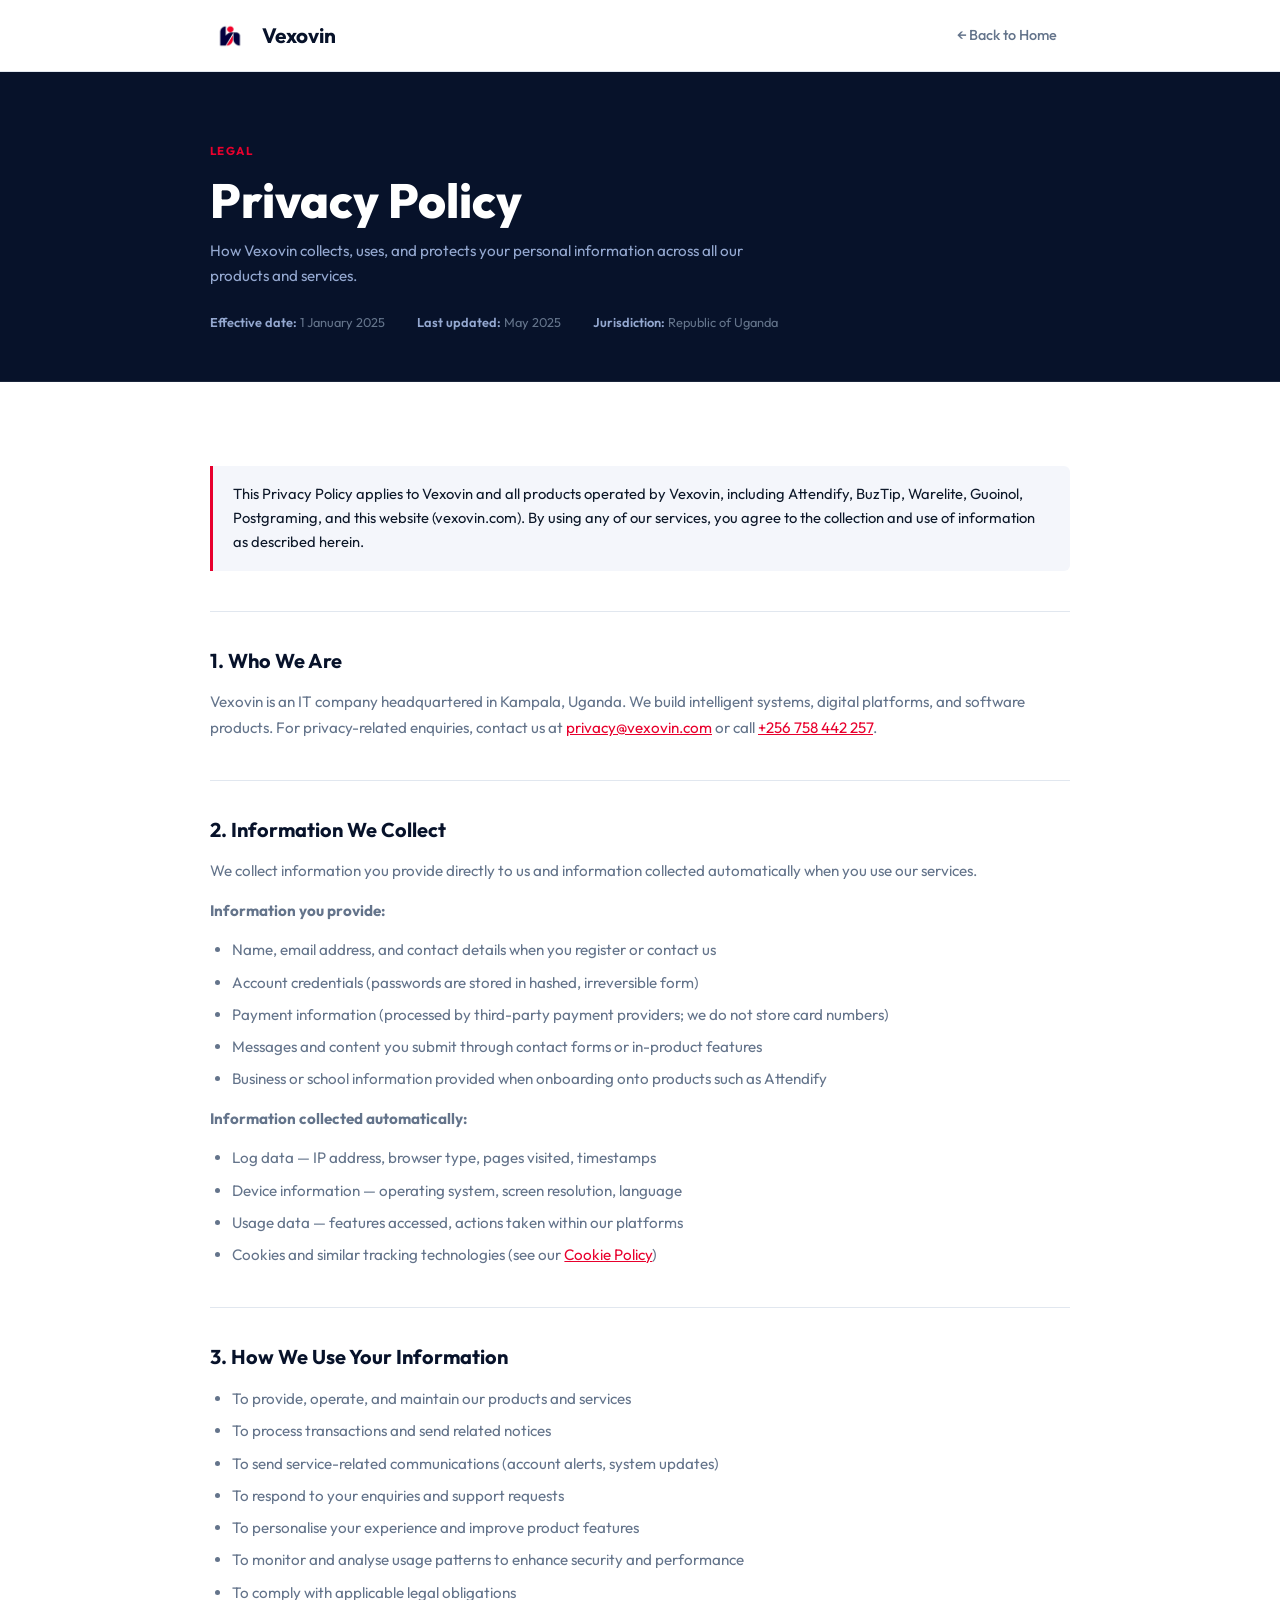
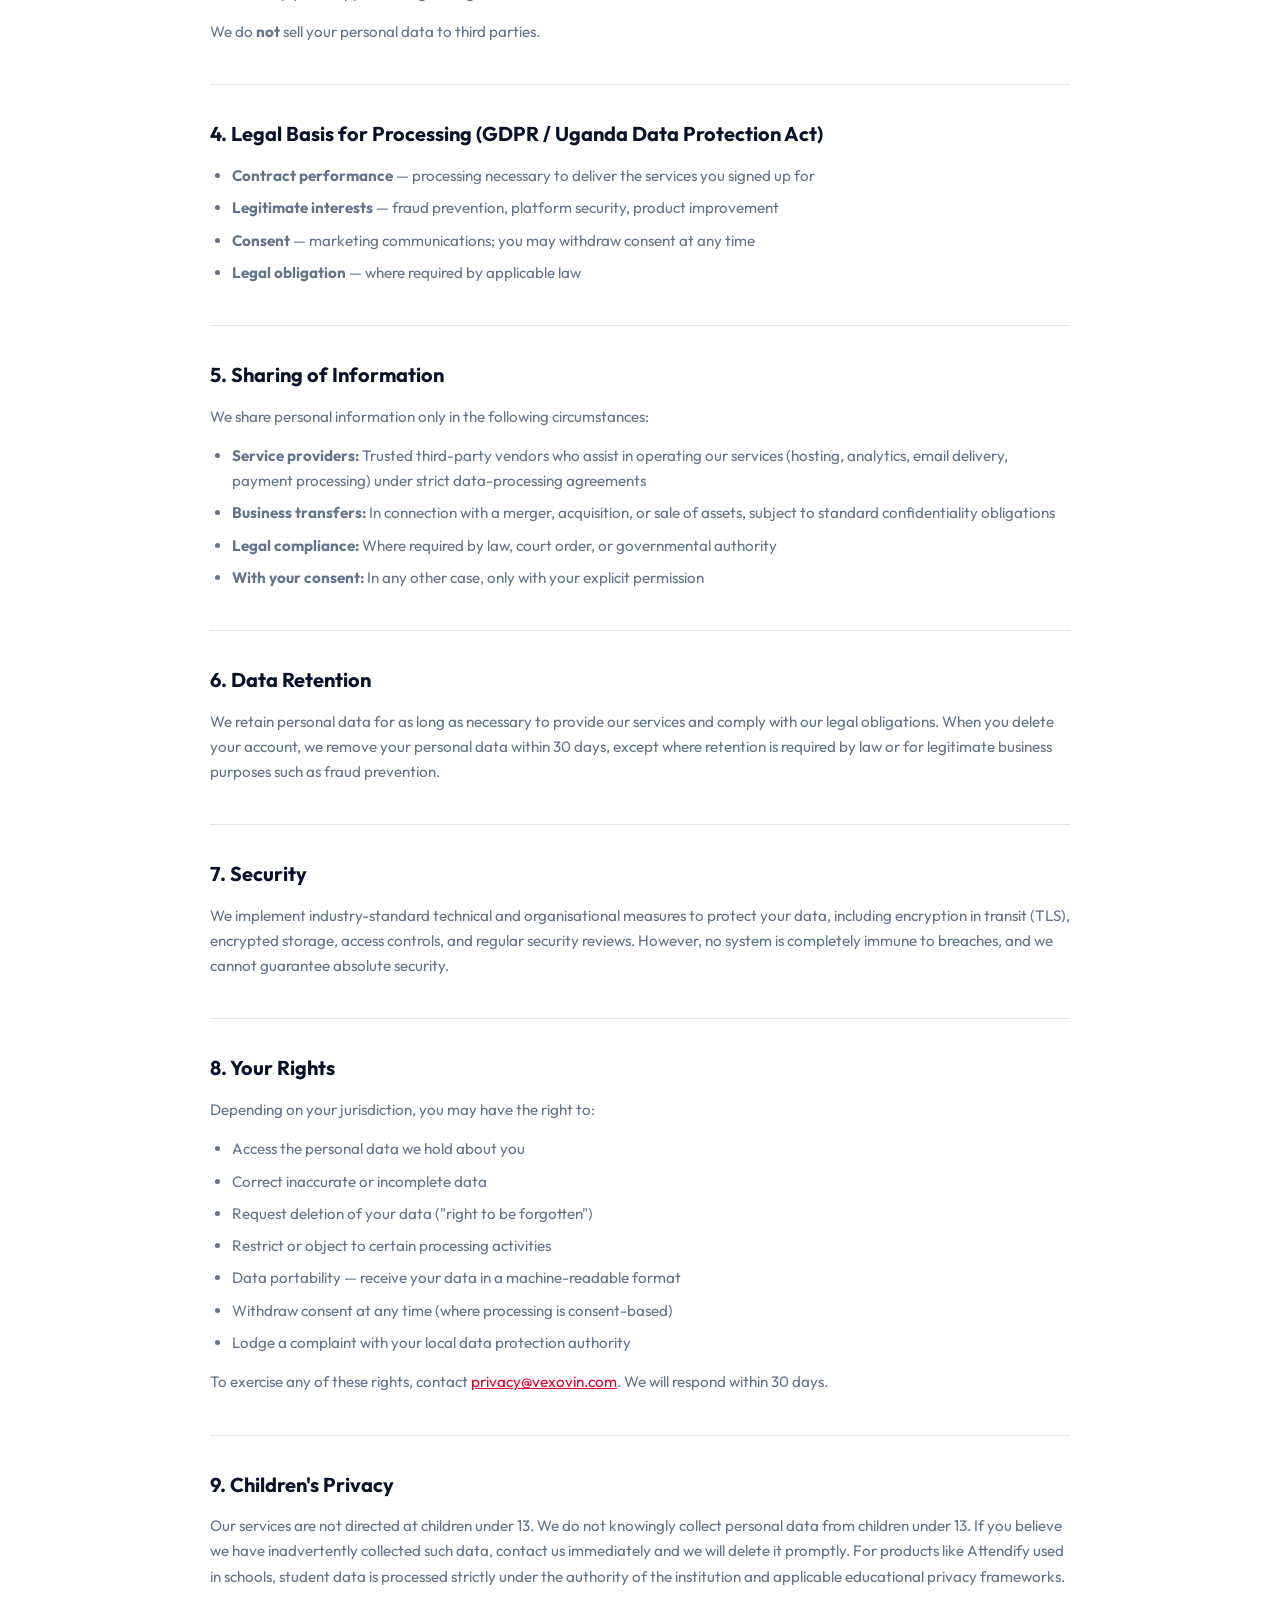
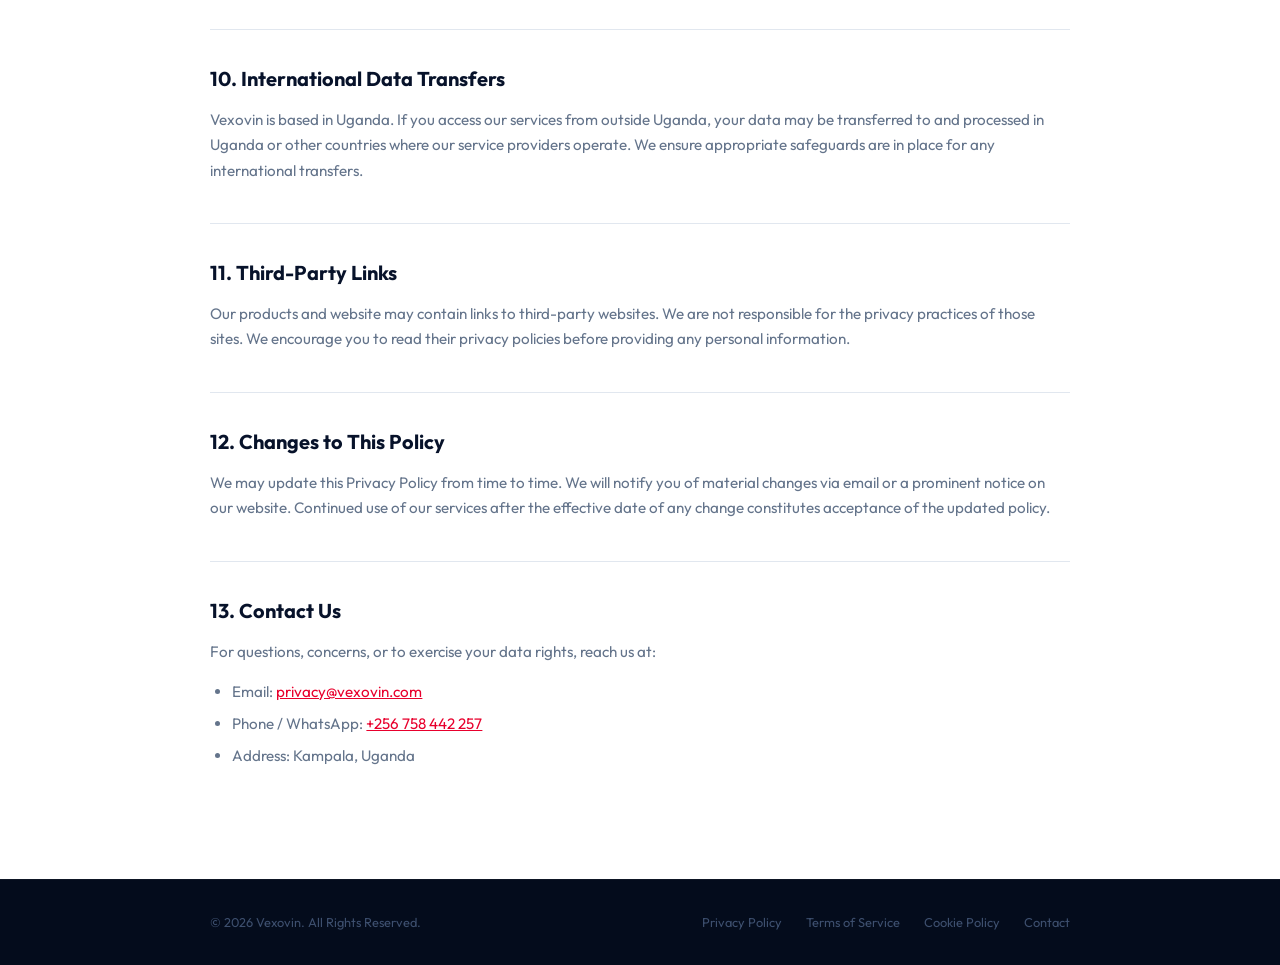
<file: privacy.html>
<!DOCTYPE html>
<html lang="en">
<head>
    <meta charset="UTF-8">
    <meta name="viewport" content="width=device-width, initial-scale=1.0">
    <title>Privacy Policy | Vexovin</title>
    <meta name="description" content="Privacy Policy for Vexovin and all its products — Attendify, BuzTip, Warelite, Guoinol, and Postgraming.">
    <link rel="canonical" href="https://vexovin.com/privacy.html">
    <link rel="icon" type="image/png" href="favicon.png">
    <link rel="preconnect" href="https://fonts.googleapis.com">
    <link rel="preconnect" href="https://fonts.gstatic.com" crossorigin>
    <link href="https://fonts.googleapis.com/css2?family=Outfit:wght@300;400;500;600;700;800&display=swap" rel="stylesheet">
    <style>
        :root {
            --navy: #07122A; --nmid: #0F1E3D; --red: #E8002D; --rdk: #BF0025;
            --white: #FFFFFF; --off: #F4F6FB; --text: #0D1829; --muted: #64748B;
            --bd: rgba(255,255,255,0.08); --bl: #E1E7EF; --hh: 72px; --r: 6px; --rl: 12px;
        }
        *, *::before, *::after { margin: 0; padding: 0; box-sizing: border-box; }
        html { scroll-behavior: smooth; scroll-padding-top: var(--hh); }
        body { font-family: 'Outfit', sans-serif; background: var(--white); color: var(--text); line-height: 1.65; }
        a { color: inherit; text-decoration: none; }
        ul { list-style: none; }
        .container { width: 90%; max-width: 860px; margin: 0 auto; }

        /* HEADER */
        .hdr { position: sticky; top: 0; z-index: 900; height: var(--hh); background: rgba(255,255,255,.96); backdrop-filter: blur(12px); border-bottom: 1px solid var(--bl); }
        .hdr-in { display: flex; align-items: center; justify-content: space-between; height: 100%; }
        .logo { display: flex; align-items: center; gap: .75rem; flex-shrink: 0; }
        .logo-bg { background: #fff; border-radius: 8px; padding: 5px; display: flex; align-items: center; justify-content: center; }
        .logo-bg img { width: 30px; height: 30px; object-fit: contain; display: block; }
        .logo-name { font-size: 1.3rem; font-weight: 700; color: var(--navy); letter-spacing: -.01em; }
        .back-link { font-size: .9rem; color: var(--muted); font-weight: 500; padding: .44rem .82rem; border-radius: var(--r); transition: color .2s, background .2s; }
        .back-link:hover { color: var(--navy); background: var(--off); }

        /* HERO BAND */
        .page-hero { background: var(--navy); color: #fff; padding: 4rem 0 3rem; border-bottom: 1px solid var(--bd); }
        .page-hero .tag { display: inline-block; font-size: .72rem; font-weight: 700; letter-spacing: .13em; text-transform: uppercase; color: var(--red); margin-bottom: .9rem; }
        .page-hero h1 { font-size: clamp(2rem, 5vw, 3rem); font-weight: 800; line-height: 1.1; margin-bottom: .65rem; }
        .page-hero p { color: #94A8D0; font-size: .95rem; max-width: 560px; }
        .page-hero .meta { display: flex; gap: 2rem; margin-top: 1.5rem; flex-wrap: wrap; }
        .page-hero .meta span { font-size: .8rem; color: #64748B; }
        .page-hero .meta span strong { color: #94A8D0; font-weight: 600; }

        /* CONTENT */
        .legal-body { padding: 4rem 0 6rem; }
        .legal-body h2 { font-size: 1.25rem; font-weight: 700; color: var(--navy); margin: 2.5rem 0 .8rem; padding-top: 2rem; border-top: 1px solid var(--bl); }
        .legal-body h2:first-child { border-top: none; padding-top: 0; margin-top: 0; }
        .legal-body p { color: var(--muted); font-size: .95rem; margin-bottom: .9rem; }
        .legal-body ul { padding-left: 1.4rem; margin-bottom: .9rem; }
        .legal-body ul li { color: var(--muted); font-size: .95rem; margin-bottom: .45rem; position: relative; list-style: disc; }
        .legal-body a { color: var(--red); text-decoration: underline; }
        .legal-body .highlight { background: var(--off); border-left: 3px solid var(--red); border-radius: 0 var(--r) var(--r) 0; padding: 1rem 1.25rem; margin: 1.25rem 0; color: var(--text); font-size: .92rem; }

        /* FOOTER */
        .ftr-mini { background: #040C1C; color: #3D4F6E; padding: 2rem 0; font-size: .8rem; border-top: 1px solid rgba(255,255,255,.04); }
        .ftr-mini-in { display: flex; flex-wrap: wrap; gap: 1rem; align-items: center; justify-content: space-between; }
        .ftr-mini-links { display: flex; gap: 1.5rem; flex-wrap: wrap; }
        .ftr-mini-links a { color: #3D4F6E; transition: color .2s; }
        .ftr-mini-links a:hover { color: #fff; }
    </style>
</head>
<body>

<header class="hdr">
    <div class="container hdr-in">
        <a href="index.html" class="logo">
            <div class="logo-bg"><img src="favicon.png" alt="Vexovin"></div>
            <span class="logo-name">Vexovin</span>
        </a>
        <a href="index.html" class="back-link">← Back to Home</a>
    </div>
</header>

<div class="page-hero">
    <div class="container">
        <div class="tag">Legal</div>
        <h1>Privacy Policy</h1>
        <p>How Vexovin collects, uses, and protects your personal information across all our products and services.</p>
        <div class="meta">
            <span><strong>Effective date:</strong> 1 January 2025</span>
            <span><strong>Last updated:</strong> May 2025</span>
            <span><strong>Jurisdiction:</strong> Republic of Uganda</span>
        </div>
    </div>
</div>

<main class="legal-body">
    <div class="container">

        <div class="highlight">
            This Privacy Policy applies to Vexovin and all products operated by Vexovin, including Attendify, BuzTip, Warelite, Guoinol, Postgraming, and this website (vexovin.com). By using any of our services, you agree to the collection and use of information as described herein.
        </div>

        <h2>1. Who We Are</h2>
        <p>Vexovin is an IT company headquartered in Kampala, Uganda. We build intelligent systems, digital platforms, and software products. For privacy-related enquiries, contact us at <a href="mailto:privacy@vexovin.com">privacy@vexovin.com</a> or call <a href="tel:+256758442257">+256 758 442 257</a>.</p>

        <h2>2. Information We Collect</h2>
        <p>We collect information you provide directly to us and information collected automatically when you use our services.</p>
        <p><strong>Information you provide:</strong></p>
        <ul>
            <li>Name, email address, and contact details when you register or contact us</li>
            <li>Account credentials (passwords are stored in hashed, irreversible form)</li>
            <li>Payment information (processed by third-party payment providers; we do not store card numbers)</li>
            <li>Messages and content you submit through contact forms or in-product features</li>
            <li>Business or school information provided when onboarding onto products such as Attendify</li>
        </ul>
        <p><strong>Information collected automatically:</strong></p>
        <ul>
            <li>Log data — IP address, browser type, pages visited, timestamps</li>
            <li>Device information — operating system, screen resolution, language</li>
            <li>Usage data — features accessed, actions taken within our platforms</li>
            <li>Cookies and similar tracking technologies (see our <a href="cookies.html">Cookie Policy</a>)</li>
        </ul>

        <h2>3. How We Use Your Information</h2>
        <ul>
            <li>To provide, operate, and maintain our products and services</li>
            <li>To process transactions and send related notices</li>
            <li>To send service-related communications (account alerts, system updates)</li>
            <li>To respond to your enquiries and support requests</li>
            <li>To personalise your experience and improve product features</li>
            <li>To monitor and analyse usage patterns to enhance security and performance</li>
            <li>To comply with applicable legal obligations</li>
        </ul>
        <p>We do <strong>not</strong> sell your personal data to third parties.</p>

        <h2>4. Legal Basis for Processing (GDPR / Uganda Data Protection Act)</h2>
        <ul>
            <li><strong>Contract performance</strong> — processing necessary to deliver the services you signed up for</li>
            <li><strong>Legitimate interests</strong> — fraud prevention, platform security, product improvement</li>
            <li><strong>Consent</strong> — marketing communications; you may withdraw consent at any time</li>
            <li><strong>Legal obligation</strong> — where required by applicable law</li>
        </ul>

        <h2>5. Sharing of Information</h2>
        <p>We share personal information only in the following circumstances:</p>
        <ul>
            <li><strong>Service providers:</strong> Trusted third-party vendors who assist in operating our services (hosting, analytics, email delivery, payment processing) under strict data-processing agreements</li>
            <li><strong>Business transfers:</strong> In connection with a merger, acquisition, or sale of assets, subject to standard confidentiality obligations</li>
            <li><strong>Legal compliance:</strong> Where required by law, court order, or governmental authority</li>
            <li><strong>With your consent:</strong> In any other case, only with your explicit permission</li>
        </ul>

        <h2>6. Data Retention</h2>
        <p>We retain personal data for as long as necessary to provide our services and comply with our legal obligations. When you delete your account, we remove your personal data within 30 days, except where retention is required by law or for legitimate business purposes such as fraud prevention.</p>

        <h2>7. Security</h2>
        <p>We implement industry-standard technical and organisational measures to protect your data, including encryption in transit (TLS), encrypted storage, access controls, and regular security reviews. However, no system is completely immune to breaches, and we cannot guarantee absolute security.</p>

        <h2>8. Your Rights</h2>
        <p>Depending on your jurisdiction, you may have the right to:</p>
        <ul>
            <li>Access the personal data we hold about you</li>
            <li>Correct inaccurate or incomplete data</li>
            <li>Request deletion of your data ("right to be forgotten")</li>
            <li>Restrict or object to certain processing activities</li>
            <li>Data portability — receive your data in a machine-readable format</li>
            <li>Withdraw consent at any time (where processing is consent-based)</li>
            <li>Lodge a complaint with your local data protection authority</li>
        </ul>
        <p>To exercise any of these rights, contact <a href="mailto:privacy@vexovin.com">privacy@vexovin.com</a>. We will respond within 30 days.</p>

        <h2>9. Children's Privacy</h2>
        <p>Our services are not directed at children under 13. We do not knowingly collect personal data from children under 13. If you believe we have inadvertently collected such data, contact us immediately and we will delete it promptly. For products like Attendify used in schools, student data is processed strictly under the authority of the institution and applicable educational privacy frameworks.</p>

        <h2>10. International Data Transfers</h2>
        <p>Vexovin is based in Uganda. If you access our services from outside Uganda, your data may be transferred to and processed in Uganda or other countries where our service providers operate. We ensure appropriate safeguards are in place for any international transfers.</p>

        <h2>11. Third-Party Links</h2>
        <p>Our products and website may contain links to third-party websites. We are not responsible for the privacy practices of those sites. We encourage you to read their privacy policies before providing any personal information.</p>

        <h2>12. Changes to This Policy</h2>
        <p>We may update this Privacy Policy from time to time. We will notify you of material changes via email or a prominent notice on our website. Continued use of our services after the effective date of any change constitutes acceptance of the updated policy.</p>

        <h2>13. Contact Us</h2>
        <p>For questions, concerns, or to exercise your data rights, reach us at:</p>
        <ul>
            <li>Email: <a href="mailto:privacy@vexovin.com">privacy@vexovin.com</a></li>
            <li>Phone / WhatsApp: <a href="tel:+256758442257">+256 758 442 257</a></li>
            <li>Address: Kampala, Uganda</li>
        </ul>

    </div>
</main>

<footer class="ftr-mini">
    <div class="container ftr-mini-in">
        <p>&copy; 2026 Vexovin. All Rights Reserved.</p>
        <div class="ftr-mini-links">
            <a href="privacy.html">Privacy Policy</a>
            <a href="terms.html">Terms of Service</a>
            <a href="cookies.html">Cookie Policy</a>
            <a href="index.html#contact">Contact</a>
        </div>
    </div>
</footer>

</body>
</html>
</file>
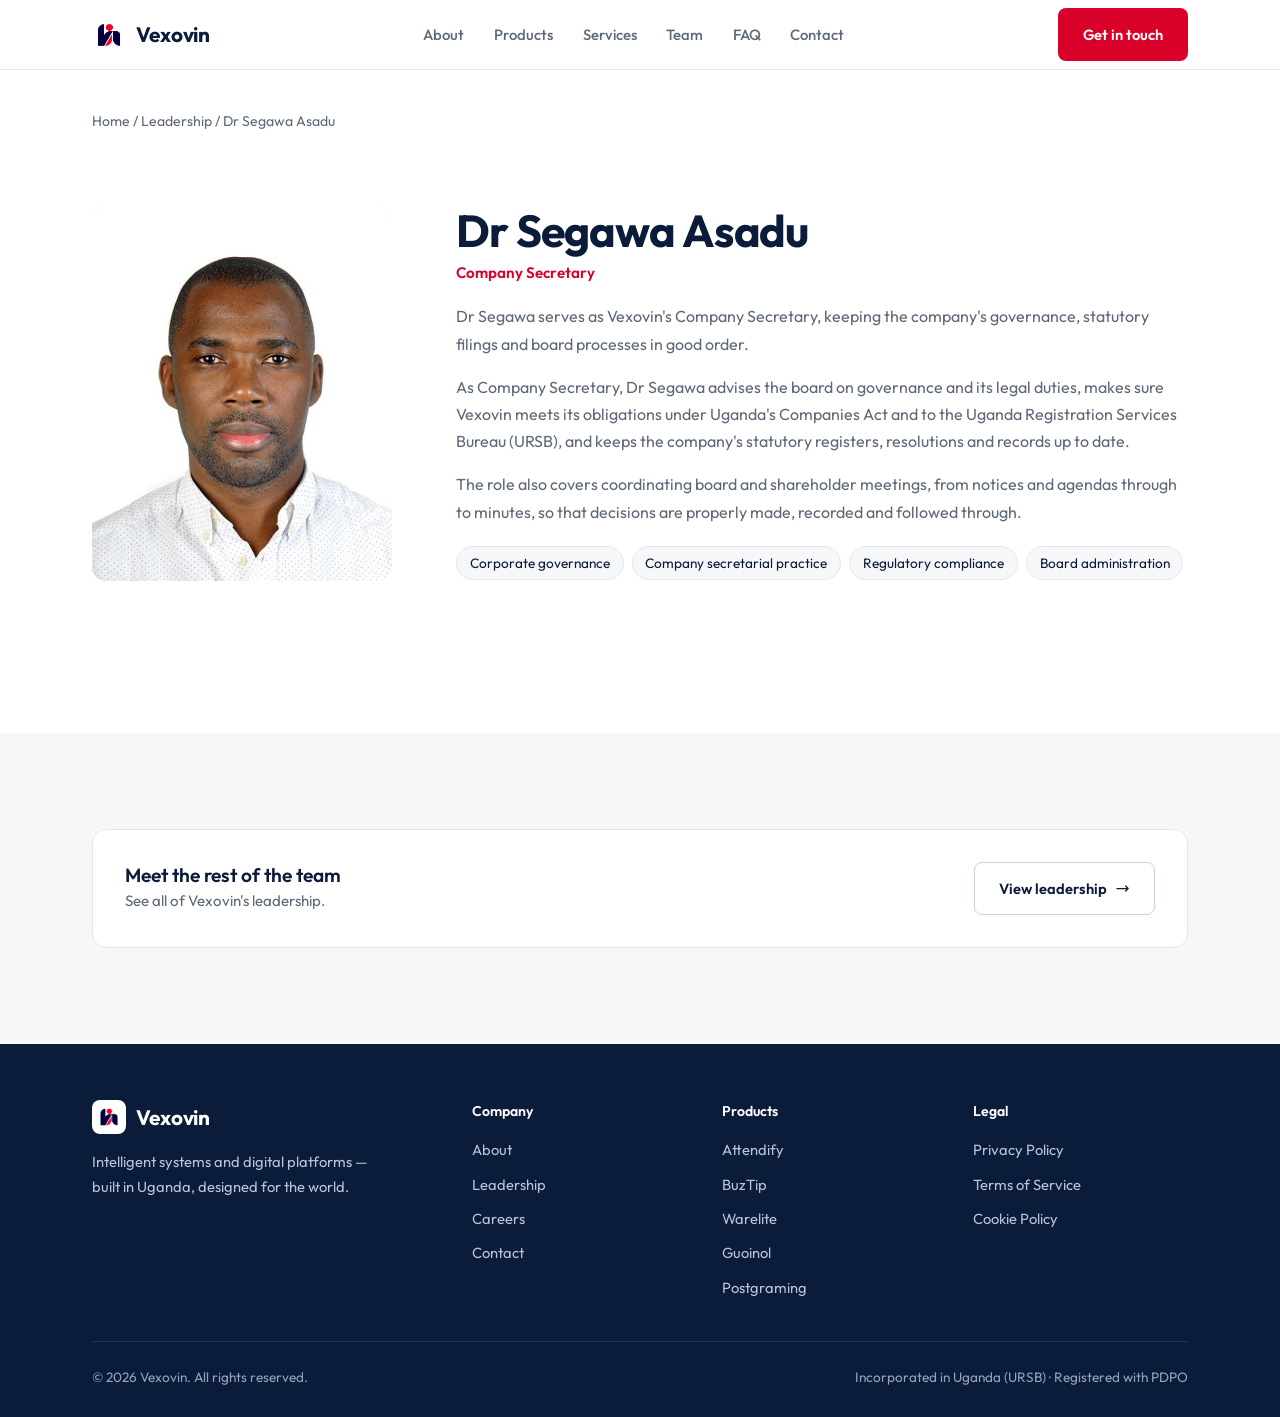
<file: segawa-asadu.html>
<!DOCTYPE html>
<html lang="en">
<head>
    <meta charset="UTF-8">
    <meta name="viewport" content="width=device-width, initial-scale=1.0">
    <title>Dr Segawa Asadu — Company Secretary | Vexovin</title>
    <meta name="google-site-verification" content="m_bJuhwZ5jFjgT2-VVys0vHdRk5LwYMUuwNMGE22k9U" />
    <meta name="description" content="Dr Segawa Asadu is Company Secretary of Vexovin, a technology company in Kampala, Uganda, responsible for keeping the company's governance, statutory filings and board processes in good order.">
    <link rel="canonical" href="https://vexovin.com/segawa-asadu.html">
    <meta property="og:title" content="Dr Segawa Asadu — Company Secretary | Vexovin">
    <meta property="og:description" content="Dr Segawa Asadu is Company Secretary of Vexovin, a technology company in Kampala, Uganda, responsible for keeping the company's governance, statutory filings and board processes in good order.">
    <meta property="og:type" content="website">
    <meta property="og:url" content="https://vexovin.com/segawa-asadu.html">
    <meta property="og:image" content="https://vexovin.com/favicon.png">
    <meta property="og:site_name" content="Vexovin">
    <meta name="twitter:card" content="summary">
    <meta name="theme-color" content="#0B1B3A">
    <link rel="icon" type="image/png" href="favicon.png">
    <link rel="apple-touch-icon" href="favicon.png">
    <link rel="preconnect" href="https://fonts.googleapis.com">
    <link rel="preconnect" href="https://fonts.gstatic.com" crossorigin>
    <link href="https://fonts.googleapis.com/css2?family=Outfit:wght@400;500;600;700&display=swap" rel="stylesheet">
    <link rel="stylesheet" href="style.css">
    <script type="application/ld+json">
{
  "@context": "https://schema.org",
  "@type": "ProfilePage",
  "url": "https://vexovin.com/segawa-asadu.html",
  "mainEntity": {
    "@type": "Person",
    "@id": "https://vexovin.com/segawa-asadu.html#person",
    "name": "Segawa Asadu",
    "honorificPrefix": "Dr",
    "jobTitle": "Company Secretary",
    "description": "Dr Segawa serves as Vexovin's Company Secretary, keeping the company's governance, statutory filings and board processes in good order.",
    "image": "https://vexovin.com/images/team/segawa-asadu.jpg",
    "url": "https://vexovin.com/segawa-asadu.html",
    "worksFor": {
      "@type": "Organization",
      "name": "Vexovin",
      "url": "https://vexovin.com/"
    },
    "workLocation": {
      "@type": "Place",
      "name": "Kampala, Uganda"
    },
    "knowsAbout": [
      "Corporate governance",
      "Company secretarial practice",
      "Regulatory compliance",
      "Board administration"
    ]
  }
}
    </script>
</head>
<body>
<header class="hdr">
    <div class="container hdr-in">
        <a href="index.html" class="logo" aria-label="Vexovin home"><img src="favicon.png" alt="" width="34" height="34"><span>Vexovin</span></a>
        <nav class="dnav" aria-label="Main">
            <a href="index.html#about">About</a>
            <a href="index.html#products">Products</a>
            <a href="index.html#services">Services</a>
            <a href="team.html" aria-current="page">Team</a>
            <a href="index.html#faq">FAQ</a>
            <a href="index.html#contact">Contact</a>
        </nav>
        <a href="index.html#contact" class="btn btn-primary hcta">Get in touch</a>
        <button class="hbtn" id="hbtn" aria-label="Open menu" aria-expanded="false" aria-controls="drw"><span></span><span></span><span></span></button>
    </div>
</header>
<div class="ovl" id="ovl"></div>
<nav class="drw" id="drw" aria-label="Mobile">
    <a href="index.html#about">About</a>
    <a href="index.html#products">Products</a>
    <a href="index.html#services">Services</a>
    <a href="team.html">Team</a>
    <a href="index.html#faq">FAQ</a>
    <a href="index.html#contact">Contact</a>
    <a href="index.html#contact" class="btn btn-primary">Get in touch</a>
</nav>

<main id="top">
<section style="padding-top:2.5rem">
    <div class="container">
        <nav class="crumb" aria-label="Breadcrumb"><a href="index.html">Home</a> / <a href="team.html">Leadership</a> / Dr Segawa Asadu</nav>
        <article class="profile">
            <div class="profile-ph"><img src="images/team/segawa-asadu.jpg" alt="Dr Segawa Asadu, Company Secretary" loading="lazy" width="300" height="375"></div>
            <div>
                <h1 style="font-size:clamp(2rem,4vw,2.8rem)">Dr Segawa Asadu</h1>
                <span class="role">Company Secretary</span>
                <p>Dr Segawa serves as Vexovin's Company Secretary, keeping the company's governance, statutory filings and board processes in good order.</p>
                <p>As Company Secretary, Dr Segawa advises the board on governance and its legal duties, makes sure Vexovin meets its obligations under Uganda's Companies Act and to the Uganda Registration Services Bureau (URSB), and keeps the company's statutory registers, resolutions and records up to date.</p>
                <p>The role also covers coordinating board and shareholder meetings, from notices and agendas through to minutes, so that decisions are properly made, recorded and followed through.</p>
                <ul class="tags" aria-label="Areas of expertise"><li>Corporate governance</li><li>Company secretarial practice</li><li>Regulatory compliance</li><li>Board administration</li></ul>
            </div>
        </article>
    </div>
</section>
<section class="soft">
    <div class="container">
        <div class="lead-strip">
            <div><h3>Meet the rest of the team</h3><p>See all of Vexovin's leadership.</p></div>
            <a href="team.html" class="btn btn-line">View leadership <svg fill="none" viewBox="0 0 24 24" stroke="currentColor"><path stroke-linecap="round" stroke-linejoin="round" stroke-width="2" d="M17 8l4 4m0 0l-4 4m4-4H3"/></svg></a>
        </div>
    </div>
</section>
</main>

<footer class="ftr">
    <div class="container">
        <div class="ftg">
            <div class="fb">
                <a href="index.html" class="logo"><img src="favicon.png" alt="" width="34" height="34" loading="lazy"><span>Vexovin</span></a>
                <p>Intelligent systems and digital platforms — built in Uganda, designed for the world.</p>
            </div>
            <div class="fcol"><h4>Company</h4><ul><li><a href="index.html#about">About</a></li><li><a href="team.html">Leadership</a></li><li><a href="index.html#careers">Careers</a></li><li><a href="index.html#contact">Contact</a></li></ul></div>
            <div class="fcol"><h4>Products</h4><ul><li><a href="https://attendify.site/" target="_blank" rel="noopener">Attendify</a></li><li><a href="https://buztip.uk/" target="_blank" rel="noopener">BuzTip</a></li><li><a href="https://play.google.com/store/apps/details?id=com.warelite.invetory" target="_blank" rel="noopener">Warelite</a></li><li><a href="https://www.guoinol.com/" target="_blank" rel="noopener">Guoinol</a></li><li><a href="https://www.postgraming.live/" target="_blank" rel="noopener">Postgraming</a></li></ul></div>
            <div class="fcol"><h4>Legal</h4><ul><li><a href="privacy.html">Privacy Policy</a></li><li><a href="terms.html">Terms of Service</a></li><li><a href="cookies.html">Cookie Policy</a></li></ul></div>
        </div>
        <div class="fbot">
            <p>&copy; <span id="yr">2026</span> Vexovin. All rights reserved.</p>
            <p>Incorporated in Uganda (URSB) · Registered with PDPO</p>
        </div>
    </div>
</footer>

<script src="site.js"></script>
</body>
</html>
</file>
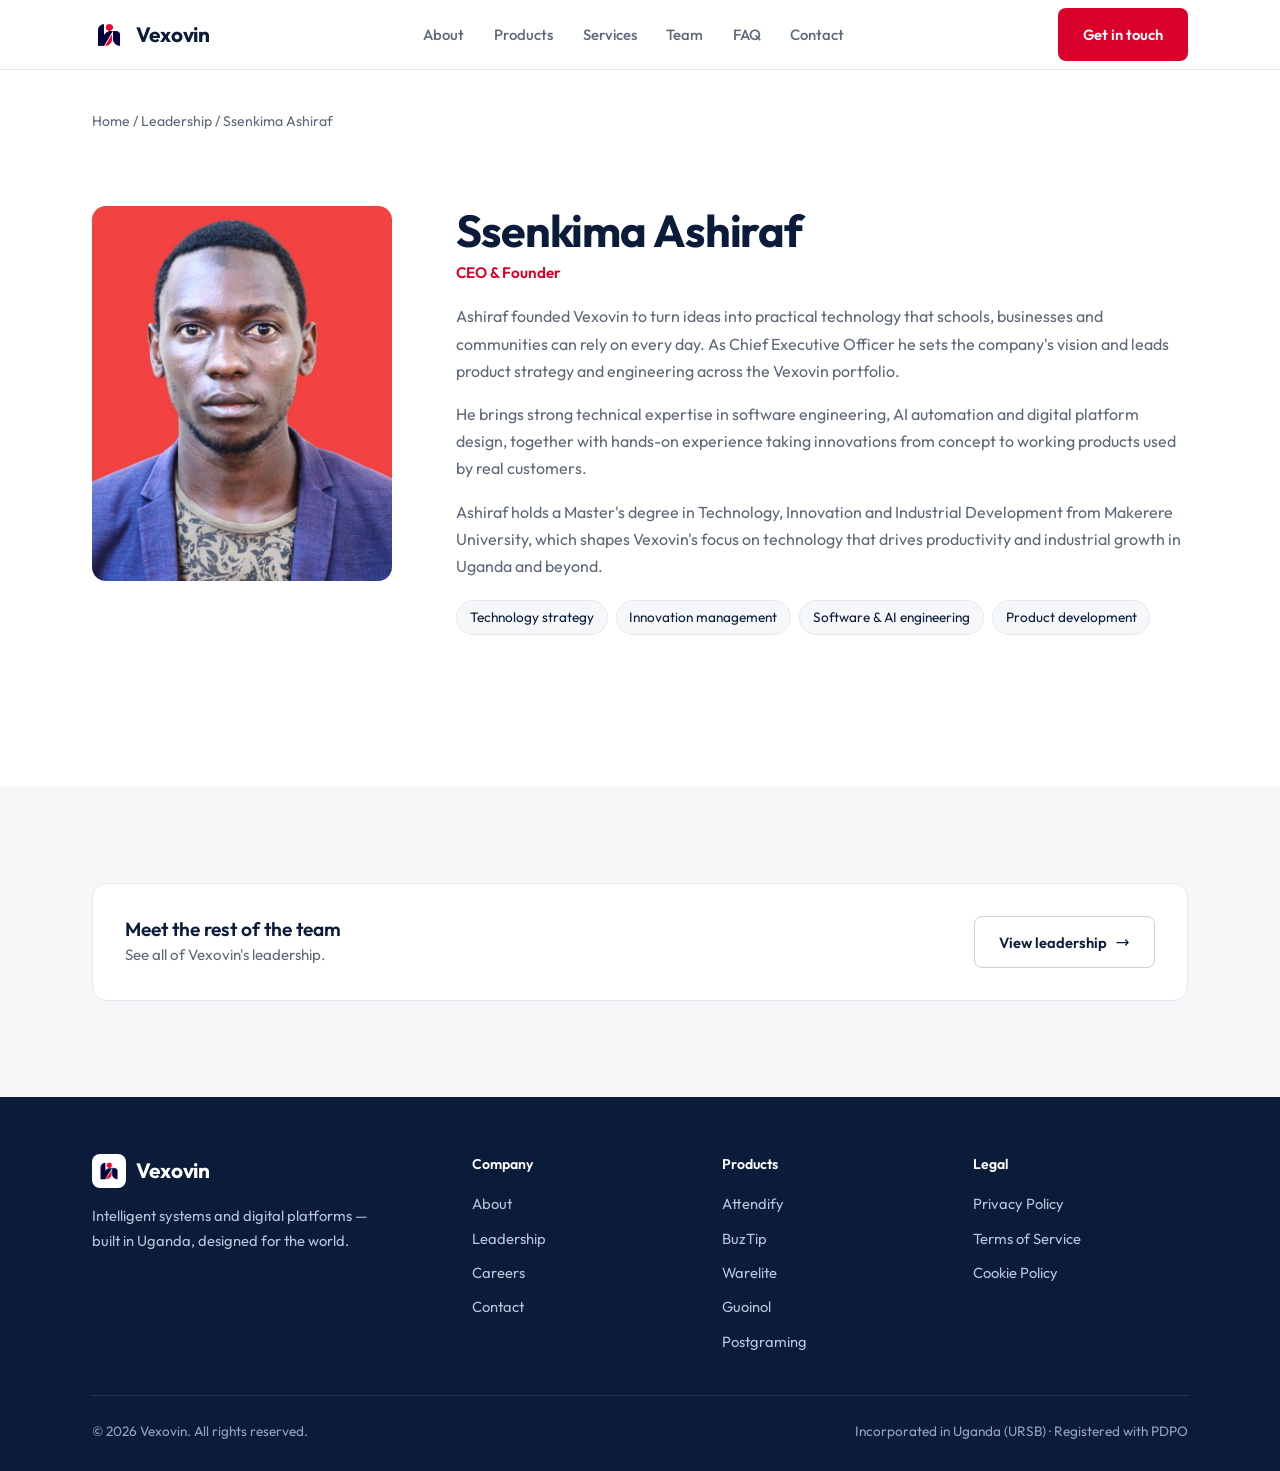
<file: ssenkima-ashiraf.html>
<!DOCTYPE html>
<html lang="en">
<head>
    <meta charset="UTF-8">
    <meta name="viewport" content="width=device-width, initial-scale=1.0">
    <title>Ssenkima Ashiraf — CEO & Founder | Vexovin</title>
    <meta name="google-site-verification" content="m_bJuhwZ5jFjgT2-VVys0vHdRk5LwYMUuwNMGE22k9U" />
    <meta name="description" content="Ssenkima Ashiraf is CEO & Founder of Vexovin, a technology company in Kampala, Uganda. Ashiraf founded Vexovin to turn ideas into practical technology that schools, businesses and communities can rely on every day. As Chief Executive…">
    <link rel="canonical" href="https://vexovin.com/ssenkima-ashiraf.html">
    <meta property="og:title" content="Ssenkima Ashiraf — CEO & Founder | Vexovin">
    <meta property="og:description" content="Ssenkima Ashiraf is CEO & Founder of Vexovin, a technology company in Kampala, Uganda. Ashiraf founded Vexovin to turn ideas into practical technology that schools, businesses and communities can rely on every day. As Chief Executive…">
    <meta property="og:type" content="website">
    <meta property="og:url" content="https://vexovin.com/ssenkima-ashiraf.html">
    <meta property="og:image" content="https://vexovin.com/favicon.png">
    <meta property="og:site_name" content="Vexovin">
    <meta name="twitter:card" content="summary">
    <meta name="theme-color" content="#0B1B3A">
    <link rel="icon" type="image/png" href="favicon.png">
    <link rel="apple-touch-icon" href="favicon.png">
    <link rel="preconnect" href="https://fonts.googleapis.com">
    <link rel="preconnect" href="https://fonts.gstatic.com" crossorigin>
    <link href="https://fonts.googleapis.com/css2?family=Outfit:wght@400;500;600;700&display=swap" rel="stylesheet">
    <link rel="stylesheet" href="style.css">
    <script type="application/ld+json">
{
  "@context": "https://schema.org",
  "@type": "ProfilePage",
  "url": "https://vexovin.com/ssenkima-ashiraf.html",
  "mainEntity": {
    "@type": "Person",
    "@id": "https://vexovin.com/ssenkima-ashiraf.html#person",
    "name": "Ssenkima Ashiraf",
    "jobTitle": "CEO & Founder",
    "description": "Ashiraf founded Vexovin to turn ideas into practical technology that schools, businesses and communities can rely on every day. As Chief Executive Officer he sets the company's vision and leads product strategy and engineering across the Vexovin portfolio.",
    "image": "https://vexovin.com/images/team/ssenkima-ashiraf.jpg",
    "url": "https://vexovin.com/ssenkima-ashiraf.html",
    "worksFor": {
      "@type": "Organization",
      "name": "Vexovin",
      "url": "https://vexovin.com/"
    },
    "workLocation": {
      "@type": "Place",
      "name": "Kampala, Uganda"
    },
    "knowsAbout": [
      "Technology strategy",
      "Innovation management",
      "Software & AI engineering",
      "Product development"
    ],
    "alumniOf": {
      "@type": "CollegeOrUniversity",
      "name": "Makerere University"
    },
    "hasCredential": {
      "@type": "EducationalOccupationalCredential",
      "credentialCategory": "degree",
      "name": "Master's in Technology, Innovation and Industrial Development"
    }
  }
}
    </script>
</head>
<body>
<header class="hdr">
    <div class="container hdr-in">
        <a href="index.html" class="logo" aria-label="Vexovin home"><img src="favicon.png" alt="" width="34" height="34"><span>Vexovin</span></a>
        <nav class="dnav" aria-label="Main">
            <a href="index.html#about">About</a>
            <a href="index.html#products">Products</a>
            <a href="index.html#services">Services</a>
            <a href="team.html" aria-current="page">Team</a>
            <a href="index.html#faq">FAQ</a>
            <a href="index.html#contact">Contact</a>
        </nav>
        <a href="index.html#contact" class="btn btn-primary hcta">Get in touch</a>
        <button class="hbtn" id="hbtn" aria-label="Open menu" aria-expanded="false" aria-controls="drw"><span></span><span></span><span></span></button>
    </div>
</header>
<div class="ovl" id="ovl"></div>
<nav class="drw" id="drw" aria-label="Mobile">
    <a href="index.html#about">About</a>
    <a href="index.html#products">Products</a>
    <a href="index.html#services">Services</a>
    <a href="team.html">Team</a>
    <a href="index.html#faq">FAQ</a>
    <a href="index.html#contact">Contact</a>
    <a href="index.html#contact" class="btn btn-primary">Get in touch</a>
</nav>

<main id="top">
<section style="padding-top:2.5rem">
    <div class="container">
        <nav class="crumb" aria-label="Breadcrumb"><a href="index.html">Home</a> / <a href="team.html">Leadership</a> / Ssenkima Ashiraf</nav>
        <article class="profile">
            <div class="profile-ph"><img src="images/team/ssenkima-ashiraf.jpg" alt="Ssenkima Ashiraf, CEO &amp; Founder" loading="lazy" width="300" height="375"></div>
            <div>
                <h1 style="font-size:clamp(2rem,4vw,2.8rem)">Ssenkima Ashiraf</h1>
                <span class="role">CEO &amp; Founder</span>
                <p>Ashiraf founded Vexovin to turn ideas into practical technology that schools, businesses and communities can rely on every day. As Chief Executive Officer he sets the company's vision and leads product strategy and engineering across the Vexovin portfolio.</p>
                <p>He brings strong technical expertise in software engineering, AI automation and digital platform design, together with hands-on experience taking innovations from concept to working products used by real customers.</p>
                <p>Ashiraf holds a Master's degree in Technology, Innovation and Industrial Development from Makerere University, which shapes Vexovin's focus on technology that drives productivity and industrial growth in Uganda and beyond.</p>
                <ul class="tags" aria-label="Areas of expertise"><li>Technology strategy</li><li>Innovation management</li><li>Software &amp; AI engineering</li><li>Product development</li></ul>
            </div>
        </article>
    </div>
</section>
<section class="soft">
    <div class="container">
        <div class="lead-strip">
            <div><h3>Meet the rest of the team</h3><p>See all of Vexovin's leadership.</p></div>
            <a href="team.html" class="btn btn-line">View leadership <svg fill="none" viewBox="0 0 24 24" stroke="currentColor"><path stroke-linecap="round" stroke-linejoin="round" stroke-width="2" d="M17 8l4 4m0 0l-4 4m4-4H3"/></svg></a>
        </div>
    </div>
</section>
</main>

<footer class="ftr">
    <div class="container">
        <div class="ftg">
            <div class="fb">
                <a href="index.html" class="logo"><img src="favicon.png" alt="" width="34" height="34" loading="lazy"><span>Vexovin</span></a>
                <p>Intelligent systems and digital platforms — built in Uganda, designed for the world.</p>
            </div>
            <div class="fcol"><h4>Company</h4><ul><li><a href="index.html#about">About</a></li><li><a href="team.html">Leadership</a></li><li><a href="index.html#careers">Careers</a></li><li><a href="index.html#contact">Contact</a></li></ul></div>
            <div class="fcol"><h4>Products</h4><ul><li><a href="https://attendify.site/" target="_blank" rel="noopener">Attendify</a></li><li><a href="https://buztip.uk/" target="_blank" rel="noopener">BuzTip</a></li><li><a href="https://play.google.com/store/apps/details?id=com.warelite.invetory" target="_blank" rel="noopener">Warelite</a></li><li><a href="https://www.guoinol.com/" target="_blank" rel="noopener">Guoinol</a></li><li><a href="https://www.postgraming.live/" target="_blank" rel="noopener">Postgraming</a></li></ul></div>
            <div class="fcol"><h4>Legal</h4><ul><li><a href="privacy.html">Privacy Policy</a></li><li><a href="terms.html">Terms of Service</a></li><li><a href="cookies.html">Cookie Policy</a></li></ul></div>
        </div>
        <div class="fbot">
            <p>&copy; <span id="yr">2026</span> Vexovin. All rights reserved.</p>
            <p>Incorporated in Uganda (URSB) · Registered with PDPO</p>
        </div>
    </div>
</footer>

<script src="site.js"></script>
</body>
</html>
</file>
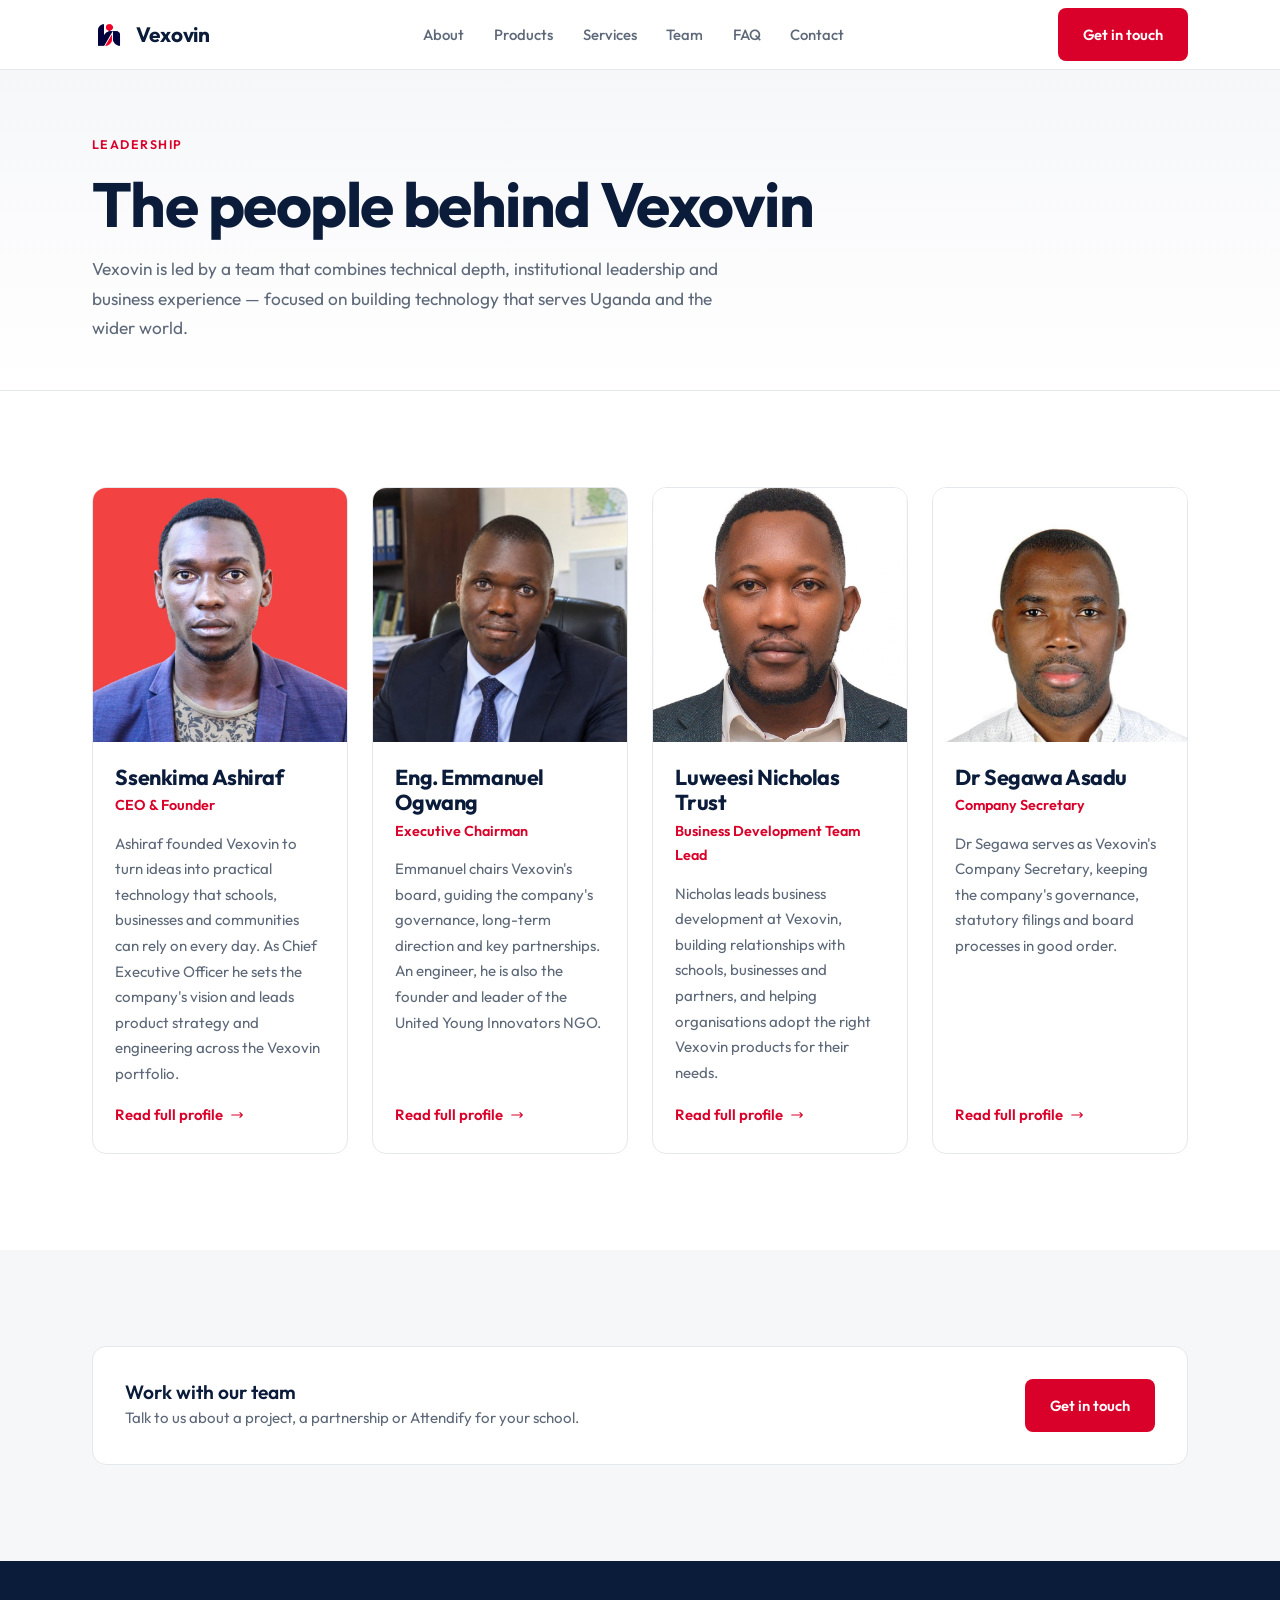
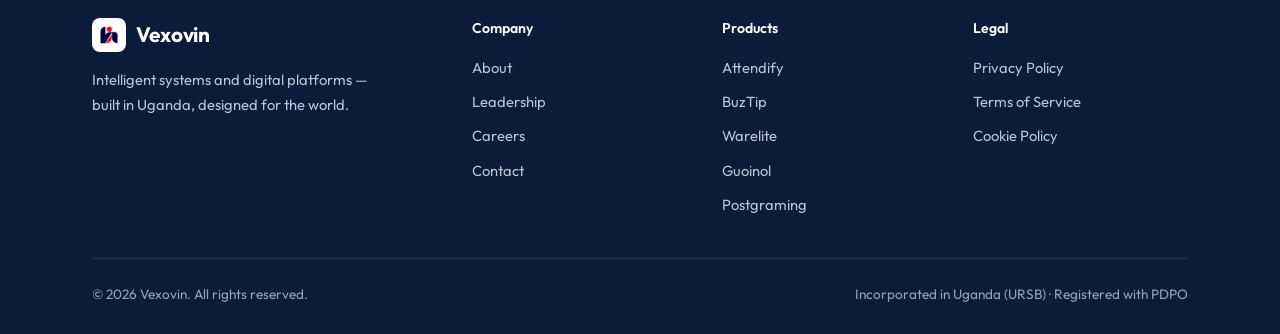
<file: team.html>
<!DOCTYPE html>
<html lang="en">
<head>
    <meta charset="UTF-8">
    <meta name="viewport" content="width=device-width, initial-scale=1.0">
    <title>Leadership Team — Ssenkima Ashiraf, Emmanuel Ogwang, Luweesi Nicholas Trust, Dr Segawa Asadu | Vexovin</title>
    <meta name="google-site-verification" content="m_bJuhwZ5jFjgT2-VVys0vHdRk5LwYMUuwNMGE22k9U" />
    <meta name="description" content="Meet the leadership team of Vexovin: Ssenkima Ashiraf (CEO & Founder), Eng. Emmanuel Ogwang (Executive Chairman), Luweesi Nicholas Trust (Business Development Team Lead) and Dr Segawa Asadu (Company Secretary).">
    <link rel="canonical" href="https://vexovin.com/team.html">
    <meta property="og:title" content="Leadership Team — Ssenkima Ashiraf, Emmanuel Ogwang, Luweesi Nicholas Trust, Dr Segawa Asadu | Vexovin">
    <meta property="og:description" content="Meet the leadership team of Vexovin: Ssenkima Ashiraf (CEO & Founder), Eng. Emmanuel Ogwang (Executive Chairman), Luweesi Nicholas Trust (Business Development Team Lead) and Dr Segawa Asadu (Company Secretary).">
    <meta property="og:type" content="website">
    <meta property="og:url" content="https://vexovin.com/team.html">
    <meta property="og:image" content="https://vexovin.com/favicon.png">
    <meta property="og:site_name" content="Vexovin">
    <meta name="twitter:card" content="summary">
    <meta name="theme-color" content="#0B1B3A">
    <link rel="icon" type="image/png" href="favicon.png">
    <link rel="apple-touch-icon" href="favicon.png">
    <link rel="preconnect" href="https://fonts.googleapis.com">
    <link rel="preconnect" href="https://fonts.gstatic.com" crossorigin>
    <link href="https://fonts.googleapis.com/css2?family=Outfit:wght@400;500;600;700&display=swap" rel="stylesheet">
    <link rel="stylesheet" href="style.css">
    <script type="application/ld+json">
{
  "@context": "https://schema.org",
  "@type": "Organization",
  "name": "Vexovin",
  "url": "https://vexovin.com/",
  "employee": [
    {
      "@id": "https://vexovin.com/ssenkima-ashiraf.html#person",
      "@type": "Person",
      "name": "Ssenkima Ashiraf",
      "jobTitle": "CEO & Founder",
      "url": "https://vexovin.com/ssenkima-ashiraf.html"
    },
    {
      "@id": "https://vexovin.com/ogwang-emmanuel.html#person",
      "@type": "Person",
      "name": "Emmanuel Ogwang",
      "honorificPrefix": "Eng.",
      "jobTitle": "Executive Chairman",
      "url": "https://vexovin.com/ogwang-emmanuel.html"
    },
    {
      "@id": "https://vexovin.com/luweesi-nicholas-trust.html#person",
      "@type": "Person",
      "name": "Luweesi Nicholas Trust",
      "jobTitle": "Business Development Team Lead",
      "url": "https://vexovin.com/luweesi-nicholas-trust.html"
    },
    {
      "@id": "https://vexovin.com/segawa-asadu.html#person",
      "@type": "Person",
      "name": "Segawa Asadu",
      "honorificPrefix": "Dr",
      "jobTitle": "Company Secretary",
      "url": "https://vexovin.com/segawa-asadu.html"
    }
  ]
}
    </script>
</head>
<body>
<header class="hdr">
    <div class="container hdr-in">
        <a href="index.html" class="logo" aria-label="Vexovin home"><img src="favicon.png" alt="" width="34" height="34"><span>Vexovin</span></a>
        <nav class="dnav" aria-label="Main">
            <a href="index.html#about">About</a>
            <a href="index.html#products">Products</a>
            <a href="index.html#services">Services</a>
            <a href="team.html" aria-current="page">Team</a>
            <a href="index.html#faq">FAQ</a>
            <a href="index.html#contact">Contact</a>
        </nav>
        <a href="index.html#contact" class="btn btn-primary hcta">Get in touch</a>
        <button class="hbtn" id="hbtn" aria-label="Open menu" aria-expanded="false" aria-controls="drw"><span></span><span></span><span></span></button>
    </div>
</header>
<div class="ovl" id="ovl"></div>
<nav class="drw" id="drw" aria-label="Mobile">
    <a href="index.html#about">About</a>
    <a href="index.html#products">Products</a>
    <a href="index.html#services">Services</a>
    <a href="team.html">Team</a>
    <a href="index.html#faq">FAQ</a>
    <a href="index.html#contact">Contact</a>
    <a href="index.html#contact" class="btn btn-primary">Get in touch</a>
</nav>

<main id="top">

<section class="page-hero">
    <div class="container">
        <span class="eyebrow">Leadership</span>
        <h1>The people behind Vexovin</h1>
        <p class="lead">Vexovin is led by a team that combines technical depth, institutional leadership and business experience — focused on building technology that serves Uganda and the wider world.</p>
    </div>
</section>

<section>
    <div class="container tcards">
        <article class="tcard fu">
            <a href="ssenkima-ashiraf.html" class="tcard-ph"><img src="images/team/ssenkima-ashiraf.jpg" alt="Ssenkima Ashiraf, CEO &amp; Founder" loading="lazy" width="400" height="400"></a>
            <div class="tcard-b">
                <h2 style="font-size:1.35rem"><a href="ssenkima-ashiraf.html">Ssenkima Ashiraf</a></h2>
                <span class="role">CEO &amp; Founder</span>
                <p>Ashiraf founded Vexovin to turn ideas into practical technology that schools, businesses and communities can rely on every day. As Chief Executive Officer he sets the company's vision and leads product strategy and engineering across the Vexovin portfolio.</p>
                <a class="link" href="ssenkima-ashiraf.html">Read full profile <svg fill="none" viewBox="0 0 24 24" stroke="currentColor"><path stroke-linecap="round" stroke-linejoin="round" stroke-width="2" d="M17 8l4 4m0 0l-4 4m4-4H3"/></svg></a>
            </div>
        </article>
        <article class="tcard fu">
            <a href="ogwang-emmanuel.html" class="tcard-ph"><img src="images/team/ogwang-emmanuel.jpg" alt="Eng. Emmanuel Ogwang, Executive Chairman" loading="lazy" width="400" height="400"></a>
            <div class="tcard-b">
                <h2 style="font-size:1.35rem"><a href="ogwang-emmanuel.html">Eng. Emmanuel Ogwang</a></h2>
                <span class="role">Executive Chairman</span>
                <p>Emmanuel chairs Vexovin's board, guiding the company's governance, long-term direction and key partnerships. An engineer, he is also the founder and leader of the United Young Innovators NGO.</p>
                <a class="link" href="ogwang-emmanuel.html">Read full profile <svg fill="none" viewBox="0 0 24 24" stroke="currentColor"><path stroke-linecap="round" stroke-linejoin="round" stroke-width="2" d="M17 8l4 4m0 0l-4 4m4-4H3"/></svg></a>
            </div>
        </article>
        <article class="tcard fu">
            <a href="luweesi-nicholas-trust.html" class="tcard-ph"><img src="images/team/luweesi-nicholas.jpg" alt="Luweesi Nicholas Trust, Business Development Team Lead" loading="lazy" width="400" height="400"></a>
            <div class="tcard-b">
                <h2 style="font-size:1.35rem"><a href="luweesi-nicholas-trust.html">Luweesi Nicholas Trust</a></h2>
                <span class="role">Business Development Team Lead</span>
                <p>Nicholas leads business development at Vexovin, building relationships with schools, businesses and partners, and helping organisations adopt the right Vexovin products for their needs.</p>
                <a class="link" href="luweesi-nicholas-trust.html">Read full profile <svg fill="none" viewBox="0 0 24 24" stroke="currentColor"><path stroke-linecap="round" stroke-linejoin="round" stroke-width="2" d="M17 8l4 4m0 0l-4 4m4-4H3"/></svg></a>
            </div>
        </article>
        <article class="tcard fu">
            <a href="segawa-asadu.html" class="tcard-ph"><img src="images/team/segawa-asadu.jpg" alt="Dr Segawa Asadu, Company Secretary" loading="lazy" width="400" height="400"></a>
            <div class="tcard-b">
                <h2 style="font-size:1.35rem"><a href="segawa-asadu.html">Dr Segawa Asadu</a></h2>
                <span class="role">Company Secretary</span>
                <p>Dr Segawa serves as Vexovin's Company Secretary, keeping the company's governance, statutory filings and board processes in good order.</p>
                <a class="link" href="segawa-asadu.html">Read full profile <svg fill="none" viewBox="0 0 24 24" stroke="currentColor"><path stroke-linecap="round" stroke-linejoin="round" stroke-width="2" d="M17 8l4 4m0 0l-4 4m4-4H3"/></svg></a>
            </div>
        </article>
    </div>
</section>

<section class="soft">
    <div class="container">
        <div class="lead-strip fu">
            <div><h3>Work with our team</h3><p>Talk to us about a project, a partnership or Attendify for your school.</p></div>
            <a href="index.html#contact" class="btn btn-primary">Get in touch</a>
        </div>
    </div>
</section>

</main>

<footer class="ftr">
    <div class="container">
        <div class="ftg">
            <div class="fb">
                <a href="index.html" class="logo"><img src="favicon.png" alt="" width="34" height="34" loading="lazy"><span>Vexovin</span></a>
                <p>Intelligent systems and digital platforms — built in Uganda, designed for the world.</p>
            </div>
            <div class="fcol"><h4>Company</h4><ul><li><a href="index.html#about">About</a></li><li><a href="team.html">Leadership</a></li><li><a href="index.html#careers">Careers</a></li><li><a href="index.html#contact">Contact</a></li></ul></div>
            <div class="fcol"><h4>Products</h4><ul><li><a href="https://attendify.site/" target="_blank" rel="noopener">Attendify</a></li><li><a href="https://buztip.uk/" target="_blank" rel="noopener">BuzTip</a></li><li><a href="https://play.google.com/store/apps/details?id=com.warelite.invetory" target="_blank" rel="noopener">Warelite</a></li><li><a href="https://www.guoinol.com/" target="_blank" rel="noopener">Guoinol</a></li><li><a href="https://www.postgraming.live/" target="_blank" rel="noopener">Postgraming</a></li></ul></div>
            <div class="fcol"><h4>Legal</h4><ul><li><a href="privacy.html">Privacy Policy</a></li><li><a href="terms.html">Terms of Service</a></li><li><a href="cookies.html">Cookie Policy</a></li></ul></div>
        </div>
        <div class="fbot">
            <p>&copy; <span id="yr">2026</span> Vexovin. All rights reserved.</p>
            <p>Incorporated in Uganda (URSB) · Registered with PDPO</p>
        </div>
    </div>
</footer>

<script src="site.js"></script>
</body>
</html>
</file>
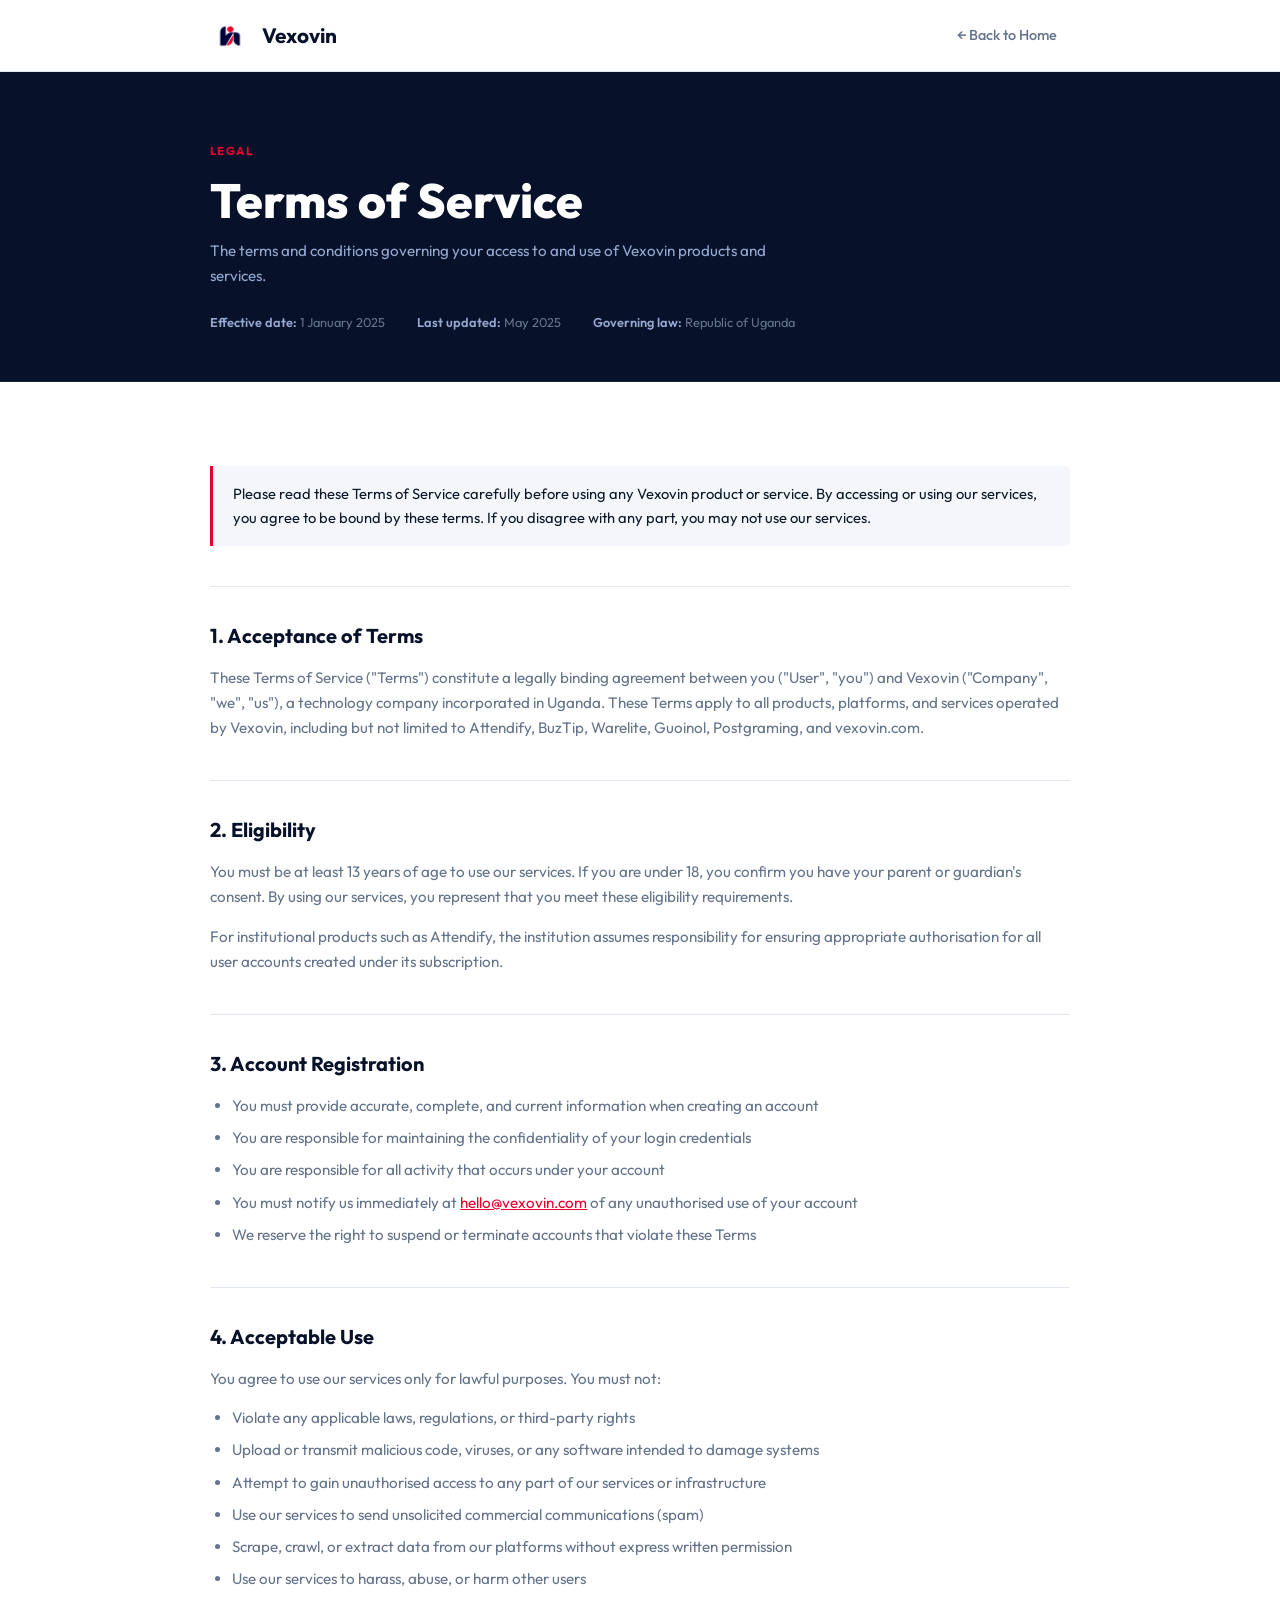
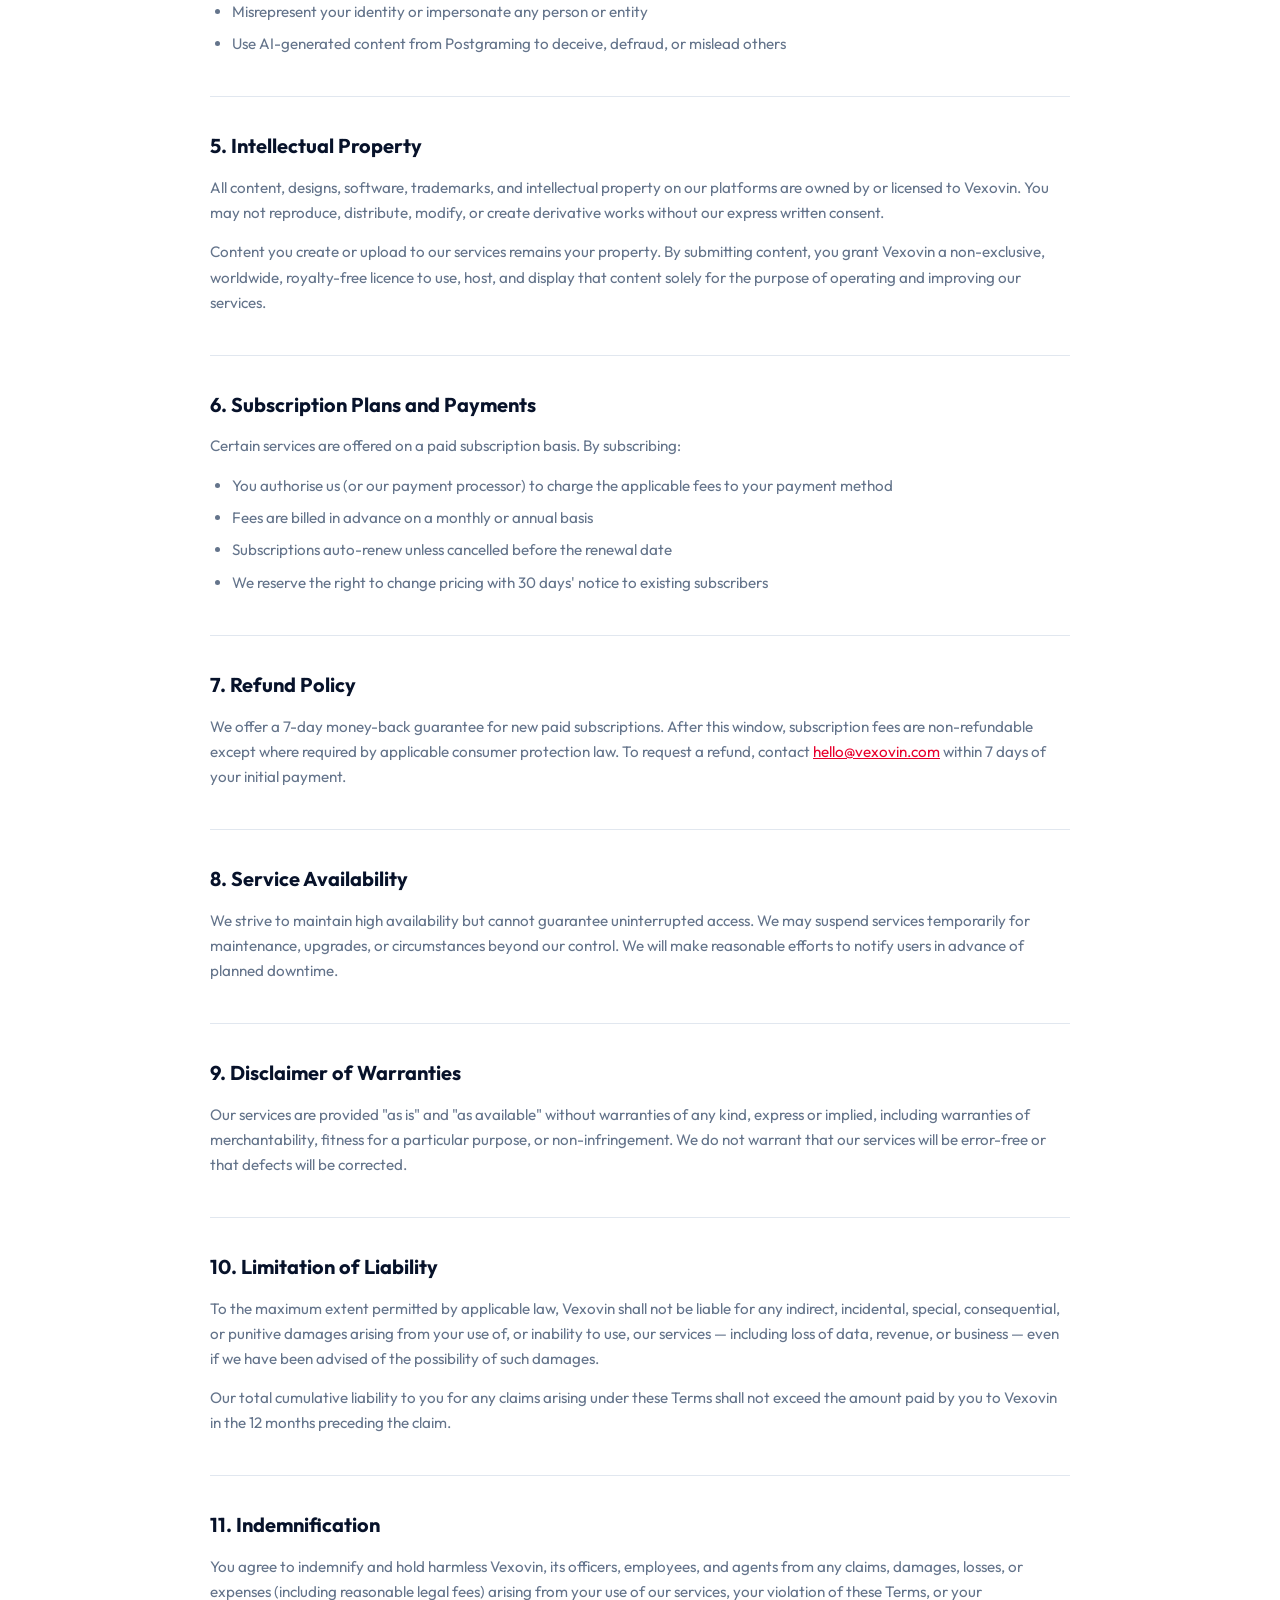
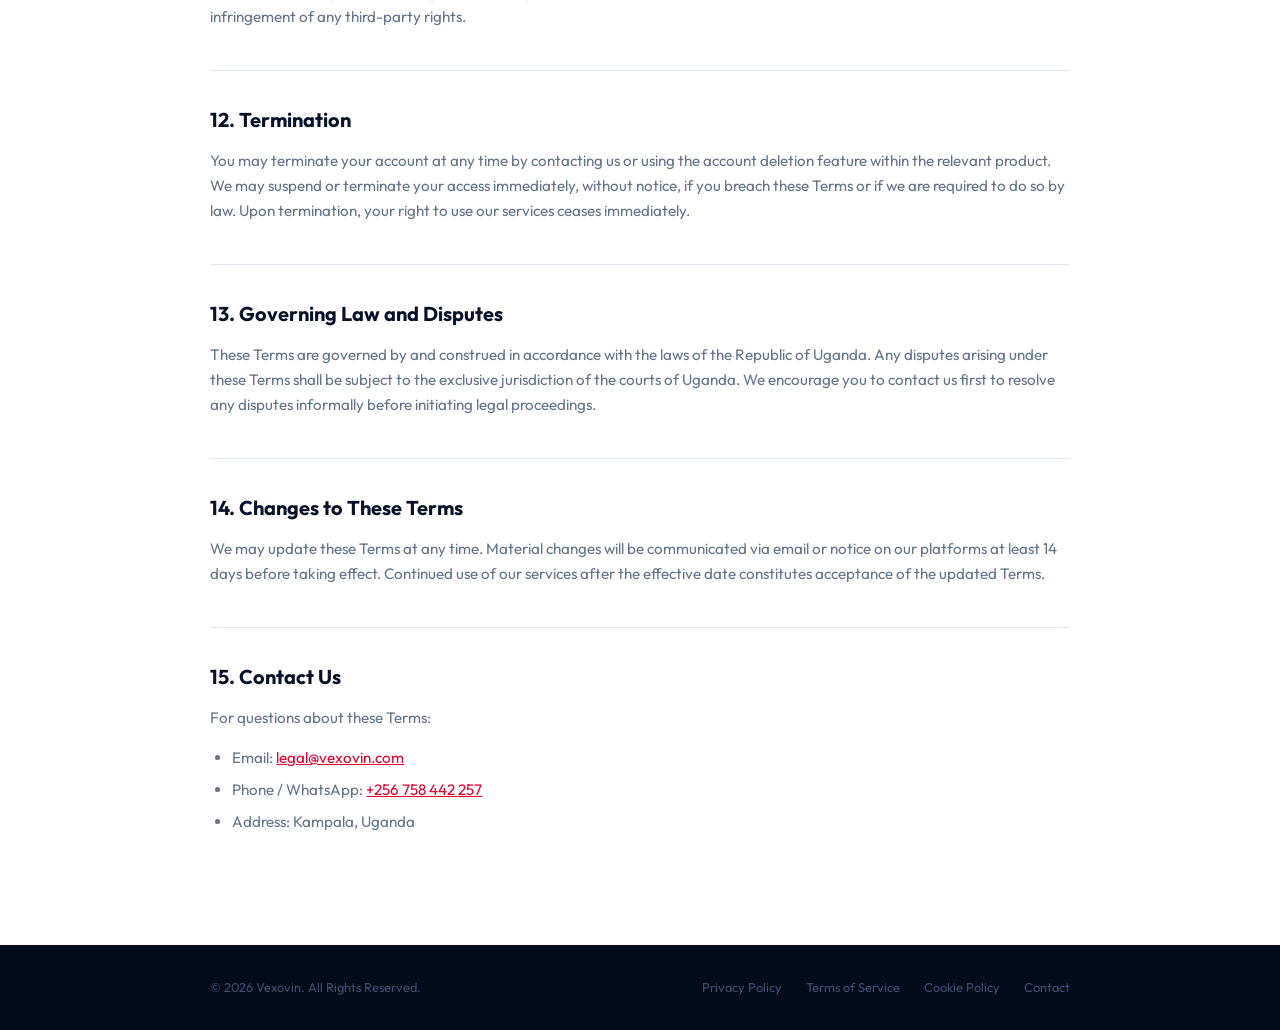
<file: terms.html>
<!DOCTYPE html>
<html lang="en">
<head>
    <meta charset="UTF-8">
    <meta name="viewport" content="width=device-width, initial-scale=1.0">
    <title>Terms of Service | Vexovin</title>
    <meta name="description" content="Terms of Service governing your use of Vexovin products and services including Attendify, BuzTip, Warelite, Guoinol, and Postgraming.">
    <link rel="canonical" href="https://vexovin.com/terms.html">
    <link rel="icon" type="image/png" href="favicon.png">
    <link rel="preconnect" href="https://fonts.googleapis.com">
    <link rel="preconnect" href="https://fonts.gstatic.com" crossorigin>
    <link href="https://fonts.googleapis.com/css2?family=Outfit:wght@300;400;500;600;700;800&display=swap" rel="stylesheet">
    <style>
        :root {
            --navy: #07122A; --nmid: #0F1E3D; --red: #E8002D;
            --white: #FFFFFF; --off: #F4F6FB; --text: #0D1829; --muted: #64748B;
            --bd: rgba(255,255,255,0.08); --bl: #E1E7EF; --hh: 72px; --r: 6px; --rl: 12px;
        }
        *, *::before, *::after { margin: 0; padding: 0; box-sizing: border-box; }
        html { scroll-behavior: smooth; scroll-padding-top: var(--hh); }
        body { font-family: 'Outfit', sans-serif; background: var(--white); color: var(--text); line-height: 1.65; }
        a { color: inherit; text-decoration: none; }
        ul { list-style: none; }
        .container { width: 90%; max-width: 860px; margin: 0 auto; }

        .hdr { position: sticky; top: 0; z-index: 900; height: var(--hh); background: rgba(255,255,255,.96); backdrop-filter: blur(12px); border-bottom: 1px solid var(--bl); }
        .hdr-in { display: flex; align-items: center; justify-content: space-between; height: 100%; }
        .logo { display: flex; align-items: center; gap: .75rem; }
        .logo-bg { background: #fff; border-radius: 8px; padding: 5px; display: flex; align-items: center; justify-content: center; }
        .logo-bg img { width: 30px; height: 30px; object-fit: contain; }
        .logo-name { font-size: 1.3rem; font-weight: 700; color: var(--navy); }
        .back-link { font-size: .9rem; color: var(--muted); font-weight: 500; padding: .44rem .82rem; border-radius: var(--r); transition: color .2s, background .2s; }
        .back-link:hover { color: var(--navy); background: var(--off); }

        .page-hero { background: var(--navy); color: #fff; padding: 4rem 0 3rem; border-bottom: 1px solid var(--bd); }
        .page-hero .tag { display: inline-block; font-size: .72rem; font-weight: 700; letter-spacing: .13em; text-transform: uppercase; color: var(--red); margin-bottom: .9rem; }
        .page-hero h1 { font-size: clamp(2rem, 5vw, 3rem); font-weight: 800; line-height: 1.1; margin-bottom: .65rem; }
        .page-hero p { color: #94A8D0; font-size: .95rem; max-width: 560px; }
        .page-hero .meta { display: flex; gap: 2rem; margin-top: 1.5rem; flex-wrap: wrap; }
        .page-hero .meta span { font-size: .8rem; color: #64748B; }
        .page-hero .meta span strong { color: #94A8D0; font-weight: 600; }

        .legal-body { padding: 4rem 0 6rem; }
        .legal-body h2 { font-size: 1.25rem; font-weight: 700; color: var(--navy); margin: 2.5rem 0 .8rem; padding-top: 2rem; border-top: 1px solid var(--bl); }
        .legal-body h2:first-child { border-top: none; padding-top: 0; margin-top: 0; }
        .legal-body p { color: var(--muted); font-size: .95rem; margin-bottom: .9rem; }
        .legal-body ul { padding-left: 1.4rem; margin-bottom: .9rem; }
        .legal-body ul li { color: var(--muted); font-size: .95rem; margin-bottom: .45rem; list-style: disc; }
        .legal-body a { color: var(--red); text-decoration: underline; }
        .legal-body .highlight { background: var(--off); border-left: 3px solid var(--red); border-radius: 0 var(--r) var(--r) 0; padding: 1rem 1.25rem; margin: 1.25rem 0; color: var(--text); font-size: .92rem; }

        .ftr-mini { background: #040C1C; color: #3D4F6E; padding: 2rem 0; font-size: .8rem; }
        .ftr-mini-in { display: flex; flex-wrap: wrap; gap: 1rem; align-items: center; justify-content: space-between; }
        .ftr-mini-links { display: flex; gap: 1.5rem; flex-wrap: wrap; }
        .ftr-mini-links a { color: #3D4F6E; transition: color .2s; }
        .ftr-mini-links a:hover { color: #fff; }
    </style>
</head>
<body>

<header class="hdr">
    <div class="container hdr-in">
        <a href="index.html" class="logo">
            <div class="logo-bg"><img src="favicon.png" alt="Vexovin"></div>
            <span class="logo-name">Vexovin</span>
        </a>
        <a href="index.html" class="back-link">← Back to Home</a>
    </div>
</header>

<div class="page-hero">
    <div class="container">
        <div class="tag">Legal</div>
        <h1>Terms of Service</h1>
        <p>The terms and conditions governing your access to and use of Vexovin products and services.</p>
        <div class="meta">
            <span><strong>Effective date:</strong> 1 January 2025</span>
            <span><strong>Last updated:</strong> May 2025</span>
            <span><strong>Governing law:</strong> Republic of Uganda</span>
        </div>
    </div>
</div>

<main class="legal-body">
    <div class="container">

        <div class="highlight">
            Please read these Terms of Service carefully before using any Vexovin product or service. By accessing or using our services, you agree to be bound by these terms. If you disagree with any part, you may not use our services.
        </div>

        <h2>1. Acceptance of Terms</h2>
        <p>These Terms of Service ("Terms") constitute a legally binding agreement between you ("User", "you") and Vexovin ("Company", "we", "us"), a technology company incorporated in Uganda. These Terms apply to all products, platforms, and services operated by Vexovin, including but not limited to Attendify, BuzTip, Warelite, Guoinol, Postgraming, and vexovin.com.</p>

        <h2>2. Eligibility</h2>
        <p>You must be at least 13 years of age to use our services. If you are under 18, you confirm you have your parent or guardian's consent. By using our services, you represent that you meet these eligibility requirements.</p>
        <p>For institutional products such as Attendify, the institution assumes responsibility for ensuring appropriate authorisation for all user accounts created under its subscription.</p>

        <h2>3. Account Registration</h2>
        <ul>
            <li>You must provide accurate, complete, and current information when creating an account</li>
            <li>You are responsible for maintaining the confidentiality of your login credentials</li>
            <li>You are responsible for all activity that occurs under your account</li>
            <li>You must notify us immediately at <a href="mailto:hello@vexovin.com">hello@vexovin.com</a> of any unauthorised use of your account</li>
            <li>We reserve the right to suspend or terminate accounts that violate these Terms</li>
        </ul>

        <h2>4. Acceptable Use</h2>
        <p>You agree to use our services only for lawful purposes. You must not:</p>
        <ul>
            <li>Violate any applicable laws, regulations, or third-party rights</li>
            <li>Upload or transmit malicious code, viruses, or any software intended to damage systems</li>
            <li>Attempt to gain unauthorised access to any part of our services or infrastructure</li>
            <li>Use our services to send unsolicited commercial communications (spam)</li>
            <li>Scrape, crawl, or extract data from our platforms without express written permission</li>
            <li>Use our services to harass, abuse, or harm other users</li>
            <li>Misrepresent your identity or impersonate any person or entity</li>
            <li>Use AI-generated content from Postgraming to deceive, defraud, or mislead others</li>
        </ul>

        <h2>5. Intellectual Property</h2>
        <p>All content, designs, software, trademarks, and intellectual property on our platforms are owned by or licensed to Vexovin. You may not reproduce, distribute, modify, or create derivative works without our express written consent.</p>
        <p>Content you create or upload to our services remains your property. By submitting content, you grant Vexovin a non-exclusive, worldwide, royalty-free licence to use, host, and display that content solely for the purpose of operating and improving our services.</p>

        <h2>6. Subscription Plans and Payments</h2>
        <p>Certain services are offered on a paid subscription basis. By subscribing:</p>
        <ul>
            <li>You authorise us (or our payment processor) to charge the applicable fees to your payment method</li>
            <li>Fees are billed in advance on a monthly or annual basis</li>
            <li>Subscriptions auto-renew unless cancelled before the renewal date</li>
            <li>We reserve the right to change pricing with 30 days' notice to existing subscribers</li>
        </ul>

        <h2>7. Refund Policy</h2>
        <p>We offer a 7-day money-back guarantee for new paid subscriptions. After this window, subscription fees are non-refundable except where required by applicable consumer protection law. To request a refund, contact <a href="mailto:hello@vexovin.com">hello@vexovin.com</a> within 7 days of your initial payment.</p>

        <h2>8. Service Availability</h2>
        <p>We strive to maintain high availability but cannot guarantee uninterrupted access. We may suspend services temporarily for maintenance, upgrades, or circumstances beyond our control. We will make reasonable efforts to notify users in advance of planned downtime.</p>

        <h2>9. Disclaimer of Warranties</h2>
        <p>Our services are provided "as is" and "as available" without warranties of any kind, express or implied, including warranties of merchantability, fitness for a particular purpose, or non-infringement. We do not warrant that our services will be error-free or that defects will be corrected.</p>

        <h2>10. Limitation of Liability</h2>
        <p>To the maximum extent permitted by applicable law, Vexovin shall not be liable for any indirect, incidental, special, consequential, or punitive damages arising from your use of, or inability to use, our services — including loss of data, revenue, or business — even if we have been advised of the possibility of such damages.</p>
        <p>Our total cumulative liability to you for any claims arising under these Terms shall not exceed the amount paid by you to Vexovin in the 12 months preceding the claim.</p>

        <h2>11. Indemnification</h2>
        <p>You agree to indemnify and hold harmless Vexovin, its officers, employees, and agents from any claims, damages, losses, or expenses (including reasonable legal fees) arising from your use of our services, your violation of these Terms, or your infringement of any third-party rights.</p>

        <h2>12. Termination</h2>
        <p>You may terminate your account at any time by contacting us or using the account deletion feature within the relevant product. We may suspend or terminate your access immediately, without notice, if you breach these Terms or if we are required to do so by law. Upon termination, your right to use our services ceases immediately.</p>

        <h2>13. Governing Law and Disputes</h2>
        <p>These Terms are governed by and construed in accordance with the laws of the Republic of Uganda. Any disputes arising under these Terms shall be subject to the exclusive jurisdiction of the courts of Uganda. We encourage you to contact us first to resolve any disputes informally before initiating legal proceedings.</p>

        <h2>14. Changes to These Terms</h2>
        <p>We may update these Terms at any time. Material changes will be communicated via email or notice on our platforms at least 14 days before taking effect. Continued use of our services after the effective date constitutes acceptance of the updated Terms.</p>

        <h2>15. Contact Us</h2>
        <p>For questions about these Terms:</p>
        <ul>
            <li>Email: <a href="mailto:legal@vexovin.com">legal@vexovin.com</a></li>
            <li>Phone / WhatsApp: <a href="tel:+256758442257">+256 758 442 257</a></li>
            <li>Address: Kampala, Uganda</li>
        </ul>

    </div>
</main>

<footer class="ftr-mini">
    <div class="container ftr-mini-in">
        <p>&copy; 2026 Vexovin. All Rights Reserved.</p>
        <div class="ftr-mini-links">
            <a href="privacy.html">Privacy Policy</a>
            <a href="terms.html">Terms of Service</a>
            <a href="cookies.html">Cookie Policy</a>
            <a href="index.html#contact">Contact</a>
        </div>
    </div>
</footer>

</body>
</html>
</file>
<file: style.css>
/* Vexovin — shared styles (index.html, team.html) */
:root {
    --navy:   #0B1B3A;
    --navy2:  #13284F;
    --red:    #D9002A;
    --rdk:    #B30023;
    --bg:     #FFFFFF;
    --soft:   #F6F7F9;
    --text:   #1B2433;
    --muted:  #5D6878;
    --line:   #E4E8EE;
    --hh:     70px;
    --r:      8px;
    --rl:     14px;
}
*, *::before, *::after { margin:0; padding:0; box-sizing:border-box; }
html { scroll-behavior:smooth; scroll-padding-top:var(--hh); }
body { font-family:'Outfit',system-ui,sans-serif; background:var(--bg); color:var(--text); line-height:1.7; overflow-x:hidden; -webkit-font-smoothing:antialiased; }
body.lock { overflow:hidden; }
img { display:block; max-width:100%; }
a { color:inherit; text-decoration:none; }
ul { list-style:none; }
button { font-family:inherit; cursor:pointer; }
input, textarea, select { font-family:inherit; }
h1 { font-size:clamp(2.3rem,5vw,3.9rem); font-weight:700; line-height:1.1; letter-spacing:-.025em; color:var(--navy); }
h2 { font-size:clamp(1.75rem,3.4vw,2.5rem); font-weight:700; line-height:1.18; letter-spacing:-.02em; color:var(--navy); }
h3 { font-size:1.12rem; font-weight:600; line-height:1.3; color:var(--navy); }
.container { width:100%; max-width:1160px; margin:0 auto; padding:0 1.25rem; }
section { padding:4.5rem 0; }
.soft { background:var(--soft); }

.eyebrow { display:block; font-size:.78rem; font-weight:600; letter-spacing:.12em; text-transform:uppercase; color:var(--red); margin-bottom:.9rem; }
.sh { margin-bottom:2.5rem; max-width:620px; }
.sh p { color:var(--muted); margin-top:.7rem; }
.lead { color:var(--muted); font-size:1.08rem; }

/* Buttons */
.btn { display:inline-flex; align-items:center; justify-content:center; gap:.5rem; padding:.8rem 1.5rem; font-size:.92rem; font-weight:600; border-radius:var(--r); border:1.5px solid transparent; transition:background .2s,border-color .2s,color .2s; white-space:nowrap; cursor:pointer; }
.btn svg { width:15px; height:15px; }
.btn-primary { background:var(--red); color:#fff; }
.btn-primary:hover { background:var(--rdk); }
.btn-line { background:transparent; color:var(--navy); border-color:#C9D1DC; }
.btn-line:hover { border-color:var(--navy); }
.btn-light { background:#fff; color:var(--navy); }
.btn-light:hover { background:#EEF1F5; }
.link { display:inline-flex; align-items:center; gap:.4rem; font-weight:600; color:var(--red); font-size:.93rem; }
.link svg { width:14px; height:14px; transition:transform .2s; }
.link:hover svg { transform:translateX(3px); }
a:focus-visible, button:focus-visible, summary:focus-visible { outline:2px solid var(--red); outline-offset:3px; border-radius:4px; }

/* Header */
.hdr { position:sticky; top:0; z-index:900; height:var(--hh); background:rgba(255,255,255,.96); backdrop-filter:blur(12px); -webkit-backdrop-filter:blur(12px); border-bottom:1px solid var(--line); }
.hdr-in { display:flex; align-items:center; justify-content:space-between; height:100%; gap:1rem; }
.logo { display:flex; align-items:center; gap:.65rem; }
.logo img { width:34px; height:34px; object-fit:contain; }
.logo span { font-size:1.3rem; font-weight:700; color:var(--navy); letter-spacing:-.01em; }
.dnav { display:none; align-items:center; gap:.25rem; }
.dnav a { color:var(--muted); font-size:.93rem; font-weight:500; padding:.45rem .8rem; border-radius:var(--r); transition:color .2s; }
.dnav a:hover, .dnav a.act { color:var(--navy); }
.hcta { display:none; }
.hbtn { width:44px; height:44px; background:none; border:none; display:flex; flex-direction:column; align-items:center; justify-content:center; gap:5px; }
.hbtn span { display:block; width:22px; height:2px; background:var(--navy); transition:transform .3s,opacity .3s; }
.hbtn.open span:nth-child(1) { transform:translateY(7px) rotate(45deg); }
.hbtn.open span:nth-child(2) { opacity:0; }
.hbtn.open span:nth-child(3) { transform:translateY(-7px) rotate(-45deg); }
.drw { position:fixed; top:0; right:0; width:min(86vw,330px); height:100dvh; background:#fff; z-index:1001; transform:translateX(100%); transition:transform .35s ease; display:flex; flex-direction:column; padding:calc(var(--hh) + 1rem) 1.5rem 2rem; overflow-y:auto; visibility:hidden; transition:transform .35s ease,visibility .35s; }
.drw.open { transform:translateX(0); visibility:visible; box-shadow:-10px 0 30px rgba(11,27,58,.08); }
.drw a { color:var(--navy); font-size:1.08rem; font-weight:500; padding:.75rem .25rem; border-bottom:1px solid var(--line); }
.drw .btn { margin-top:1.5rem; border:none; color:#fff; }
.ovl { position:fixed; inset:0; background:rgba(11,27,58,.35); opacity:0; visibility:hidden; z-index:1000; transition:opacity .3s,visibility .3s; }
.ovl.show { opacity:1; visibility:visible; }

/* Hero */
.hero { padding:4.5rem 0 4rem; background:linear-gradient(180deg,#F6F7F9 0%,#FFFFFF 100%); border-bottom:1px solid var(--line); }
.hero h1 span { color:var(--red); }
.hero .lead { max-width:600px; margin-top:1.25rem; }
.hero-act { display:flex; flex-wrap:wrap; gap:.8rem; margin-top:2rem; }
.trust { display:flex; flex-wrap:wrap; gap:.75rem 1.75rem; margin-top:2.75rem; padding-top:1.75rem; border-top:1px solid var(--line); }
.trust li { display:flex; align-items:center; gap:.55rem; font-size:.92rem; color:var(--text); font-weight:500; }
.trust svg { width:20px; height:20px; color:#15803D; flex-shrink:0; }
.trust small { color:var(--muted); font-weight:400; font-size:.85rem; }

/* About */
.two { display:grid; gap:2rem; }
.two p { color:var(--muted); margin-bottom:1rem; }
.facts { display:grid; gap:1.25rem; margin-top:1.75rem; }
.fact strong { display:block; color:var(--navy); font-weight:600; }
.fact span { color:var(--muted); font-size:.93rem; }

/* Products list */
.plist { display:grid; border-top:1px solid var(--line); }
.prow { display:grid; grid-template-columns:56px 1fr; gap:1.1rem; align-items:start; padding:1.6rem 0; border-bottom:1px solid var(--line); }
.prow-logo { width:56px; height:56px; border-radius:12px; border:1px solid var(--line); background:#fff; display:flex; align-items:center; justify-content:center; overflow:hidden; font-weight:700; color:var(--navy); }
.prow-logo img { width:100%; height:100%; object-fit:contain; padding:7px; }
.prow-top { display:flex; align-items:baseline; flex-wrap:wrap; gap:.25rem .75rem; }
.prow-cat { font-size:.85rem; color:var(--muted); }
.prow p { color:var(--muted); font-size:.95rem; margin:.35rem 0 .6rem; }

/* Services */
.slist { display:grid; gap:0; border-top:1px solid var(--line); }
.svc { padding:1.5rem 0; border-bottom:1px solid var(--line); }
.svc h3 { margin-bottom:.35rem; }
.svc p { color:var(--muted); font-size:.95rem; }

/* Process */
.steps { display:grid; gap:1.75rem; counter-reset:s; }
.step { padding-top:1.1rem; border-top:2px solid var(--line); }
.step::before { counter-increment:s; content:"0" counter(s); display:block; font-size:.85rem; font-weight:600; color:var(--red); margin-bottom:.4rem; }
.step h3 { margin-bottom:.35rem; }
.step p { color:var(--muted); font-size:.94rem; }

/* Feature (Attendify) */
.feature { background:var(--navy); color:#fff; border-radius:18px; padding:2.25rem 1.5rem; display:grid; gap:2rem; align-items:center; }
.feature h2 { color:#fff; }
.feature p { color:#B9C4D8; margin:.9rem 0 1.4rem; }
.feature .eyebrow { color:#FF8A9E; }
.checks { display:grid; gap:.55rem; margin-bottom:1.75rem; }
.checks li { display:flex; gap:.6rem; align-items:center; color:#DCE3EF; font-size:.95rem; }
.checks svg { width:16px; height:16px; color:#4ADE80; flex-shrink:0; }
.feature-act { display:flex; flex-wrap:wrap; gap:.8rem; }
.feature .btn-line { color:#fff; border-color:rgba(255,255,255,.3); }
.feature .btn-line:hover { border-color:#fff; }
.mck { background:rgba(255,255,255,.05); border:1px solid rgba(255,255,255,.1); border-radius:12px; padding:1.4rem; max-width:340px; width:100%; justify-self:center; }
.mck-h { display:flex; justify-content:space-between; align-items:center; margin-bottom:1rem; font-size:.85rem; font-weight:600; }
.mck-h em { font-style:normal; font-size:.7rem; color:#4ADE80; }
.mck-r { display:flex; justify-content:space-between; align-items:center; padding:.55rem .7rem; border-radius:8px; background:rgba(255,255,255,.04); margin-bottom:.4rem; font-size:.82rem; color:#DCE3EF; }
.mck-r i { width:8px; height:8px; border-radius:50%; }
.ok { background:#4ADE80; } .no { background:#F87171; } .late { background:#FBBF24; }
.mck-s { display:grid; grid-template-columns:repeat(3,1fr); gap:.5rem; margin-top:.9rem; text-align:center; }
.mck-s div { background:rgba(255,255,255,.05); border-radius:8px; padding:.55rem; font-size:.7rem; color:#9AA8C0; }
.mck-s b { display:block; color:#fff; font-size:1rem; }

/* Leadership teaser */
.lead-strip { display:flex; flex-wrap:wrap; align-items:center; justify-content:space-between; gap:1.5rem; padding:2rem; border:1px solid var(--line); border-radius:var(--rl); background:#fff; }
.faces { display:flex; }
.faces img { width:52px; height:52px; border-radius:50%; object-fit:cover; object-position:top; border:3px solid #fff; margin-left:-12px; background:var(--soft); }
.faces img:first-child { margin-left:0; }
.lead-strip h3 { font-size:1.2rem; }
.lead-strip p { color:var(--muted); font-size:.94rem; }

/* FAQ */
.faq { max-width:780px; border-top:1px solid var(--line); }
.faq details { border-bottom:1px solid var(--line); }
.faq summary { list-style:none; cursor:pointer; padding:1.2rem 0; font-weight:600; color:var(--navy); display:flex; justify-content:space-between; gap:1rem; }
.faq summary::-webkit-details-marker { display:none; }
.faq summary::after { content:'+'; color:var(--muted); font-weight:400; font-size:1.3rem; line-height:1; transition:transform .2s; }
.faq details[open] summary::after { transform:rotate(45deg); }
.faq details p { color:var(--muted); padding:0 0 1.25rem; }
.faq a { color:var(--red); }

/* Contact */
.cgrid { display:grid; gap:2.5rem; }
.cds { display:grid; gap:1.1rem; margin-top:1.75rem; }
.cd small { display:block; color:var(--muted); font-size:.8rem; text-transform:uppercase; letter-spacing:.08em; }
.cd a, .cd span { color:var(--navy); font-weight:500; }
.cd a:hover { color:var(--red); }
.cfrm { background:#fff; border:1px solid var(--line); border-radius:var(--rl); padding:1.5rem; }
.fg { margin-bottom:1rem; }
.fg label { display:block; font-size:.85rem; font-weight:500; color:var(--navy); margin-bottom:.35rem; }
.fg input, .fg textarea, .fg select { width:100%; background:#fff; border:1px solid #CFD6E0; border-radius:var(--r); padding:.72rem .9rem; color:var(--text); font-size:.95rem; transition:border-color .2s,box-shadow .2s; -webkit-appearance:none; appearance:none; }
.fg input:focus, .fg textarea:focus, .fg select:focus { outline:none; border-color:var(--navy); box-shadow:0 0 0 3px rgba(11,27,58,.08); }
.fg textarea { resize:vertical; min-height:120px; }
.frow { display:grid; gap:0 1rem; }
.f-note { font-size:.8rem; color:var(--muted); margin-top:.8rem; }
.f-note a { text-decoration:underline; }
#sbtn { width:100%; }
.f-ok { display:none; text-align:center; padding:2rem 1rem; }
.f-ok h4 { color:var(--navy); font-size:1.1rem; margin-bottom:.4rem; }
.f-ok p { color:var(--muted); }

/* Team page */
.page-hero { padding:4rem 0 3rem; background:linear-gradient(180deg,#F6F7F9 0%,#FFFFFF 100%); border-bottom:1px solid var(--line); }
.page-hero .lead { max-width:640px; margin-top:1rem; }
.profile { display:grid; gap:1.75rem; padding:3.5rem 0; border-bottom:1px solid var(--line); }
.profile:last-child { border-bottom:none; }
.profile-ph { width:100%; max-width:300px; aspect-ratio:4/5; border-radius:var(--rl); overflow:hidden; background:var(--soft); }
.profile-ph img { width:100%; height:100%; object-fit:cover; object-position:top; }
.role { display:block; color:var(--red); font-weight:600; font-size:.95rem; margin:.3rem 0 1.1rem; }
.profile p { color:var(--muted); margin-bottom:1rem; }
.tags { display:flex; flex-wrap:wrap; gap:.5rem; margin-top:1.25rem; }
.tags li { font-size:.85rem; color:var(--navy); background:var(--soft); border:1px solid var(--line); border-radius:999px; padding:.3rem .8rem; }

/* Team overview cards */
.tcards { display:grid; gap:1.5rem; }
.tcard { display:flex; flex-direction:column; border:1px solid var(--line); border-radius:var(--rl); overflow:hidden; background:#fff; transition:border-color .2s; }
.tcard:hover { border-color:#C9D1DC; }
.tcard-ph { aspect-ratio:4/4; background:var(--soft); overflow:hidden; }
.tcard-ph img { width:100%; height:100%; object-fit:cover; object-position:top; }
.tcard-b { padding:1.4rem 1.4rem 1.6rem; display:flex; flex-direction:column; flex:1; }
.tcard-b .role { margin:.2rem 0 .8rem; font-size:.9rem; }
.tcard-b p { color:var(--muted); font-size:.94rem; flex:1; margin-bottom:1rem; }
.crumb { font-size:.88rem; color:var(--muted); margin-bottom:1rem; }
.crumb a:hover { color:var(--navy); }

/* Footer */
.ftr { background:var(--navy); color:#B9C4D8; padding:3.5rem 0 1.75rem; }
.ftg { display:grid; gap:2.25rem; margin-bottom:2.5rem; }
.ftr .logo span { color:#fff; }
.ftr .logo img { background:#fff; border-radius:8px; padding:4px; }
.fb p { font-size:.92rem; max-width:300px; margin-top:.9rem; }
.fcol h4 { color:#fff; font-size:.88rem; font-weight:600; margin-bottom:.8rem; }
.fcol ul { display:grid; gap:.45rem; }
.fcol a { font-size:.92rem; color:#B9C4D8; transition:color .2s; }
.fcol a:hover { color:#fff; }
.fbot { padding-top:1.5rem; border-top:1px solid rgba(255,255,255,.1); display:flex; flex-wrap:wrap; gap:.75rem 1.5rem; justify-content:space-between; font-size:.85rem; color:#94A3BD; }

/* Gentle reveal */
.fu { opacity:0; transform:translateY(12px); transition:opacity .6s ease,transform .6s ease; }
.fu.vis { opacity:1; transform:none; }
.no-js .fu { opacity:1; transform:none; }
@media (prefers-reduced-motion:reduce) {
    html { scroll-behavior:auto; }
    *, *::before, *::after { transition:none !important; animation:none !important; }
    .fu { opacity:1; transform:none; }
}

/* Responsive */
@media (min-width:640px) {
    section { padding:6rem 0; }
    .container { padding:0 2rem; }
    .frow { grid-template-columns:1fr 1fr; }
    .steps { grid-template-columns:repeat(2,1fr); }
    .feature { padding:3rem; }
    .cfrm { padding:2rem; }
    .profile { grid-template-columns:260px 1fr; gap:3rem; }
    .tcards { grid-template-columns:repeat(2,1fr); }
}
@media (min-width:900px) {
    .hbtn { display:none; }
    .dnav, .hcta { display:flex; }
    .two { grid-template-columns:1fr 1.15fr; gap:4rem; }
    .plist { grid-template-columns:1fr 1fr; column-gap:3.5rem; }
    .slist { grid-template-columns:1fr 1fr 1fr; column-gap:2.5rem; }
    .steps { grid-template-columns:repeat(4,1fr); }
    .feature { grid-template-columns:1.25fr 1fr; padding:3.5rem; }
    .cgrid { grid-template-columns:1fr 1.15fr; gap:4rem; }
    .ftg { grid-template-columns:1.6fr 1fr 1fr 1fr; }
    .profile { grid-template-columns:300px 1fr; gap:4rem; }
    .tcards { grid-template-columns:repeat(4,1fr); }
}
</file>
